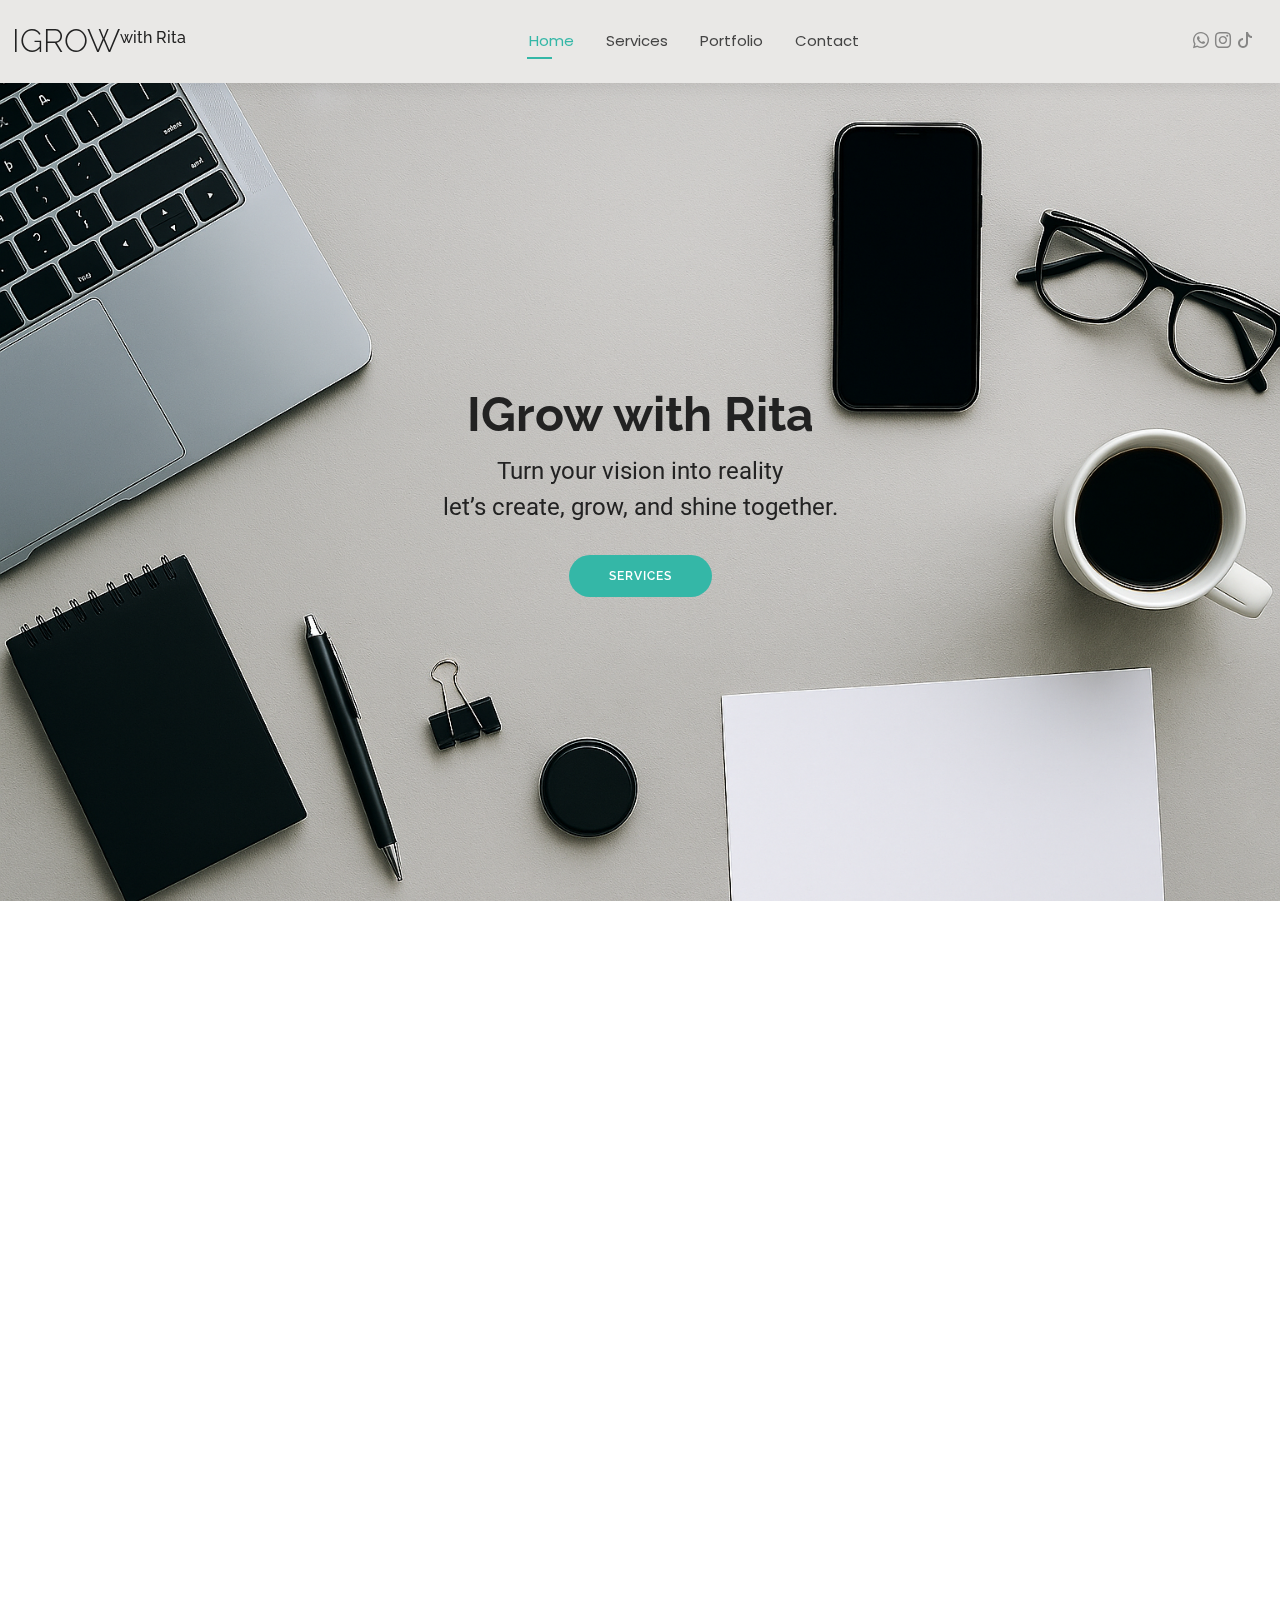
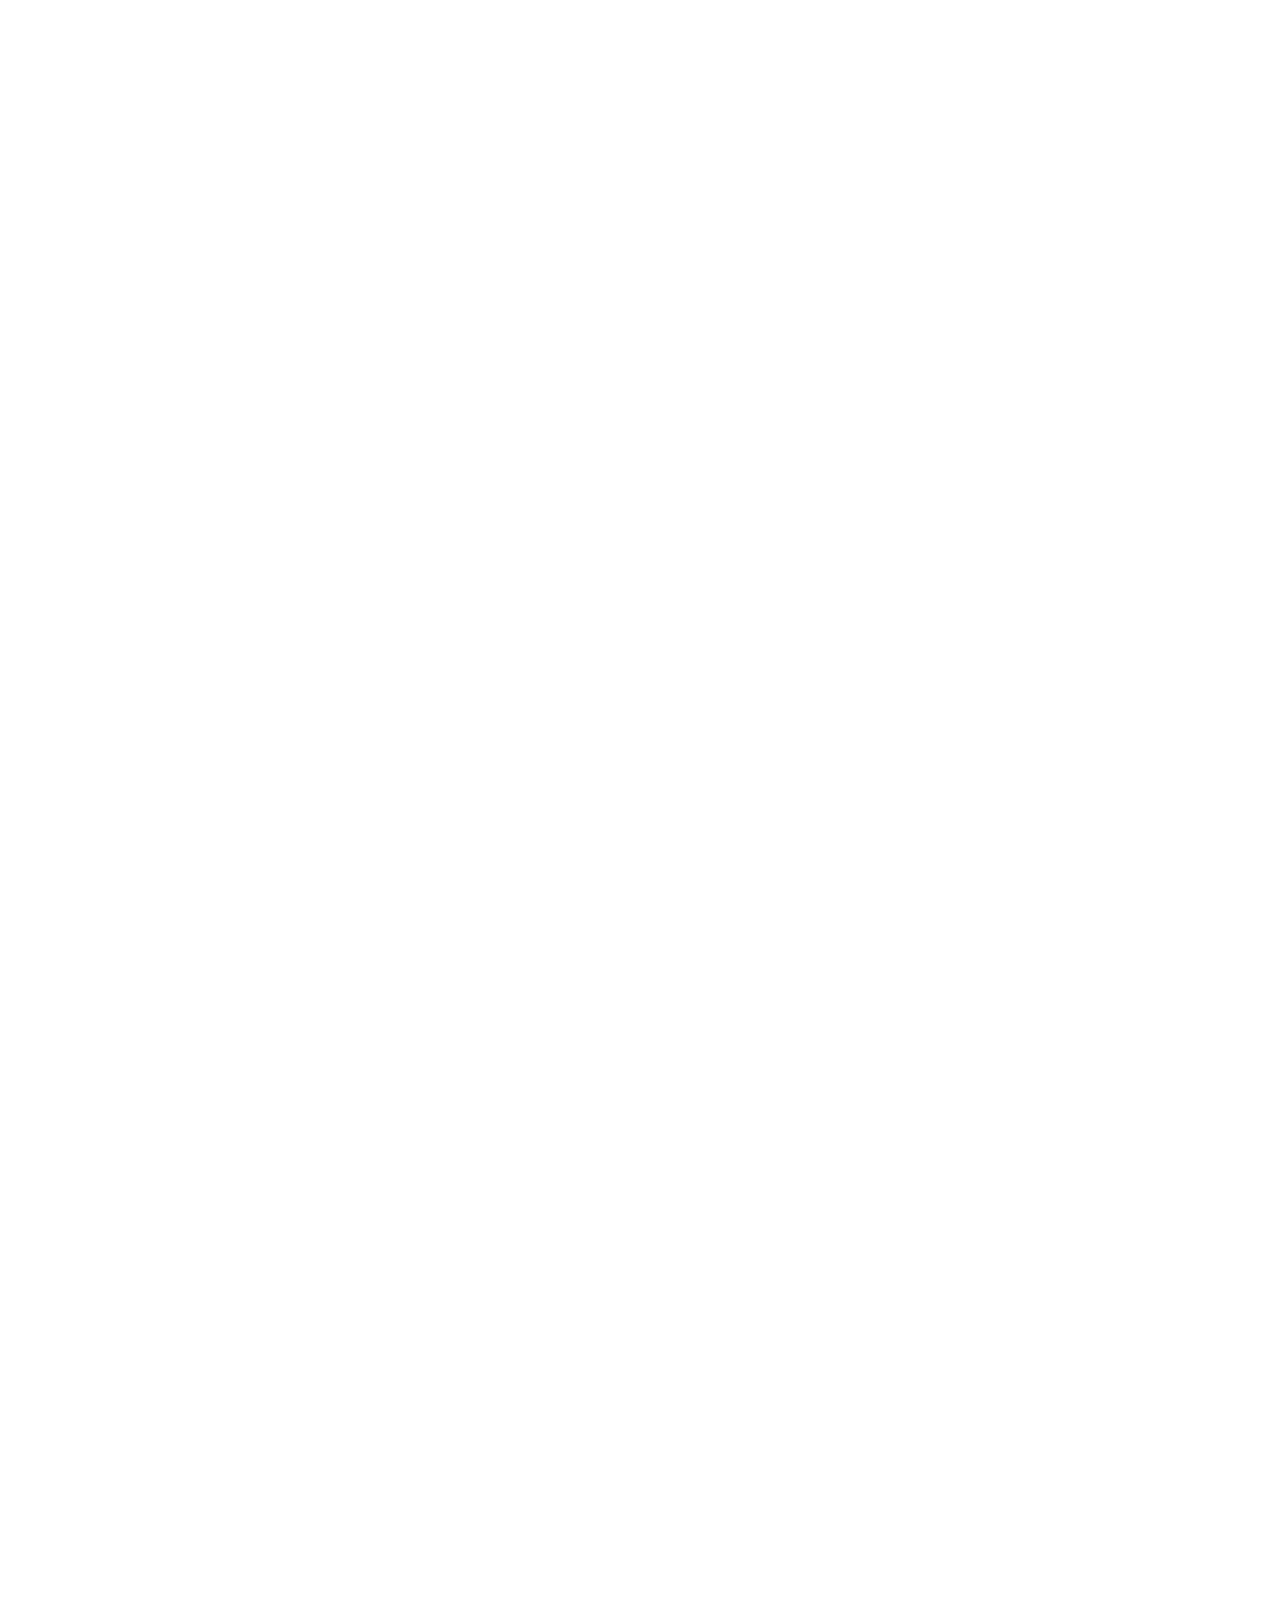
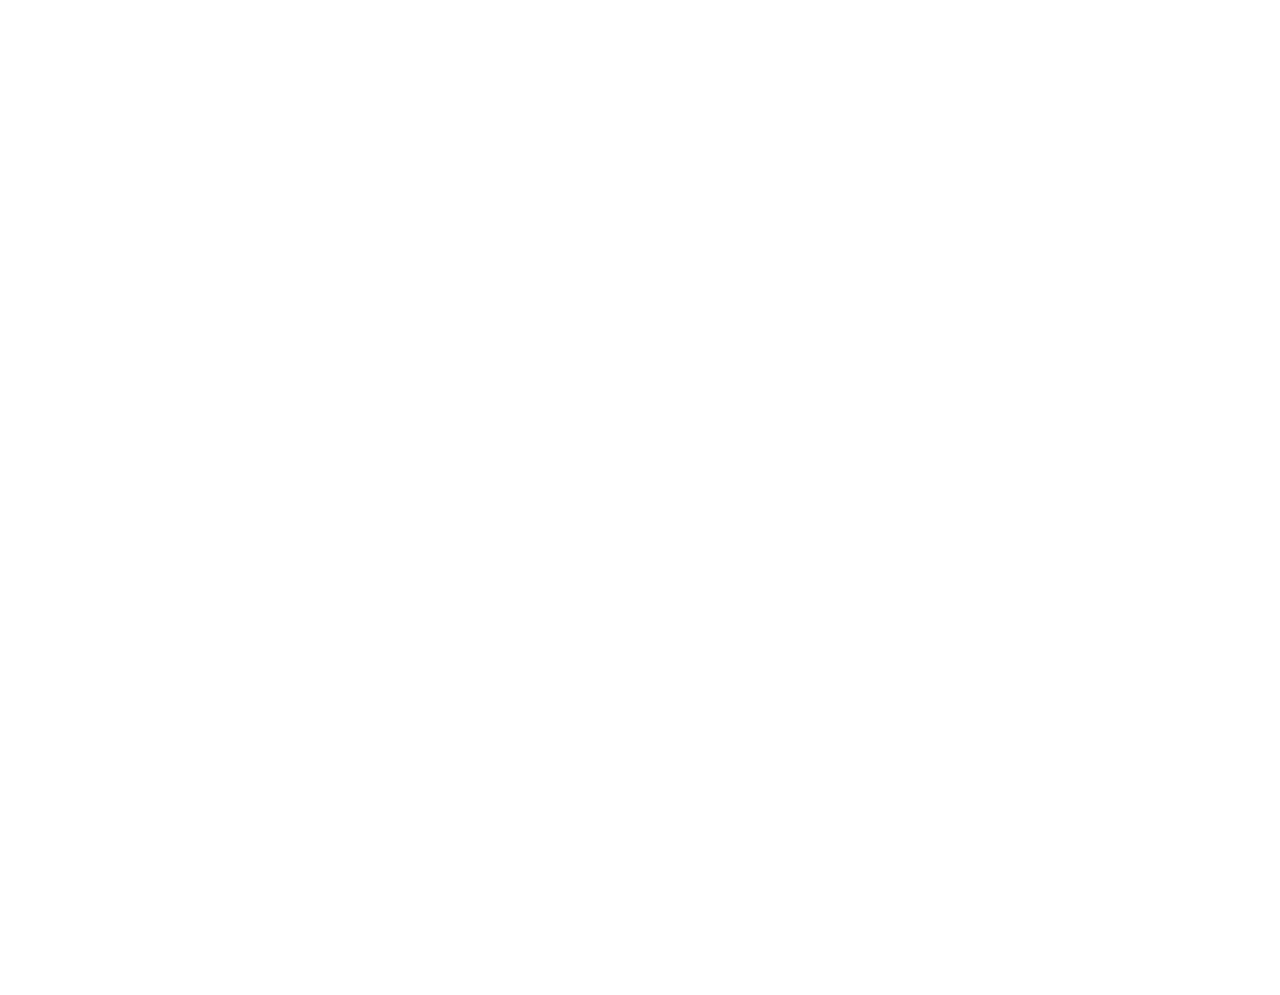
<file: docs/index.html>
<!DOCTYPE html>
<html lang="en">

<head>
  <meta charset="utf-8">
  <meta content="width=device-width, initial-scale=1.0" name="viewport">
  <title>IGrow with Rita - Professional Business Growth</title>
  <meta name="description" content="Start your professional business growth right now with IGrow with Rita. Digital marketing, content creation, branding, and more.">
  <meta name="keywords" content="business growth, digital marketing, content creation, branding, web development, printing, ads management">

  <script>
    // Website Content Data
    const websiteData = {
      // Site Information
      site: {
        title: "IGrow",
        subtitle: "with Rita",
        tagline: "Start your professional business growth right now with us"
      },
      
      // Navigation Menu
      navigation: [
        { name: "Home", href: "#home", active: true },
        { name: "Services", href: "#services", active: false },
        { name: "Portfolio", href: "#portfolio", active: false },
        { name: "Contact", href: "#contact", active: false }
      ],
      
      // Social Media Links
      socialLinks: [
        { platform: "whatsapp", icon: "bi-whatsapp", href: "https://wa.link/j2ok5g" },
        { platform: "instagram", icon: "bi-instagram", href: "https://www.instagram.com/igrowwithrita/" },
        { platform: "tiktok", icon: "bi-tiktok", href: "#" },
      ],
      
      // Home Section
      home: {
        title: "IGrow with Rita",
        description: "Turn your vision into reality <br> let’s create, grow, and shine together.",
        ctaText: "Services",
        ctaLink: "#services",
        backgroundImage: "assets/img/bg.png"
      },
      
      // Services Section
      services: {
        title: "Services",
        description: "",
        items: [
          {
            title: "Digital Marketing",
            description: "Enhance your brand's online presence through strategic, audience-driven initiatives tailored to achieve your objectives.",
            icon: "bi-easel",
            color: "item-teal",
            delay: "300"
          },
          {
            title: "Content Creation",
            description: "Produce expertly crafted, high-caliber content that captivates your target audience and advances your strategic objectives.",
            icon: "bi-activity",
            color: "item-cyan",
            delay: "100"
          },
          {
            title: "Production",
            description: "From product shoots to creative campaigns, our visuals are crafted to capture attention, tell your story, and connect with your audience in the most authentic way.",
            icon: "bi-calendar4-week",
            color: "item-indigo",
            delay: "500"
          },
          {
            title: "Branding",
            description: "Establish a cohesive brand identity that embodies your core values, differentiates you in the marketplace, and aligns with your strategic objectives.",
            icon: "bi-broadcast",
            color: "item-orange",
            delay: "200"
          },
          {
            title: "Paid Media",
            description: "Expand your brand’s presence with digital ads that don’t just reach people, but truly captivate them, creating visibility, connection, and lasting conversions.",
            icon: "bi-chat-square-text",
            color: "item-pink",
            delay: "600"
          },
          {
            title: "App & Web Development",
            description: "Design and implement scalable, responsive web and mobile applications that deliver seamless user experiences and drive your strategic goals forward.",
            icon: "bi-bounding-box-circles",
            color: "item-red",
            delay: "400"
          }
        ]
      },
      
      // Portfolio Section
      portfolio: {
        title: "Portfolio",
        description: "A little peek at the magic we’ve been cooking.. because our work speaks louder than captions!",
        filters: [
          { name: "All", filter: "*", active: true },
          { name: "Food", filter: ".filter-food", active: false },
          { name: "Apps", filter: ".filter-apps", active: false },
          { name: "Chalet", filter: ".filter-chalet", active: false },
          { name: "Other", filter: ".filter-other", active: false }
        ],
        items: [
          {
            title: "Karam Jdoudna",
            description: "",
            image: "assets/img/masonry-portfolio/karamjdoudnalogo.png",
            category: "filter-food",
            gallery: "portfolio-gallery-app",
            link: "https://www.instagram.com/karamjdoudna/"
          },
          {
            title: "Soulist",
            description: "",
            image: "assets/img/masonry-portfolio/soulistlogo.png",
            category: "filter-chalet",
            gallery: "portfolio-gallery-product",
            link: "https://www.instagram.com/soulist.bungalows/"
          },
          {
            title: "Elysium",
            description: "",
            image: "assets/img/masonry-portfolio/Elysiumlogo.png",
            category: "filter-other",
            gallery: "portfolio-gallery-branding",
            link: "https://www.instagram.com/elysium.wedding.boutique/"
          },
          {
            title: "Food Master",
            description: "",
            image: "assets/img/masonry-portfolio/foodmasterlogo.png",
            category: "filter-food",
            gallery: "portfolio-gallery-app",
            link: "https://www.instagram.com/foodmaster.lb/"
          },
          {
            title: "Loaded & More",
            description: "",
            image: "assets/img/masonry-portfolio/loadedlogo.png",
            category: "filter-food",
            gallery: "portfolio-gallery-product",
            link: "https://www.instagram.com/loadedandmore/"
          },
          {
            title: "Yalla Notlob",
            description: "",
            image: "assets/img/masonry-portfolio/yallanotloblogo.png",
            category: "filter-apps",
            gallery: "portfolio-gallery-branding",
            link: "https://www.instagram.com/yallanotlob/"
          },
          {
            title: "TRTE",
            description: "The RobTec Engineer",
            image: "assets/img/masonry-portfolio/TRTELogo.png",
            category: "filter-other",
            gallery: "portfolio-gallery-app",
            link: "https://www.instagram.com/therobtecengineer/"
          },
          {
            title: "Azalya",
            description: "",
            image: "assets/img/masonry-portfolio/azalyalogo.png",
            category: "filter-food",
            gallery: "portfolio-gallery-product",
            link: "https://www.instagram.com/azalyacoffeeshop/"
          },
          {
            title: "Brandless",
            description: "",
            image: "assets/img/masonry-portfolio/brandlesslogo.png",
            category: "filter-other",
            gallery: "portfolio-gallery-branding",
            link: "https://www.instagram.com/brand_less.lb/"
          },
          {
            title: "Dr Carpet",
            description: "",
            image: "assets/img/masonry-portfolio/dr_carpet_logo.png",
            category: "filter-other",
            gallery: "portfolio-gallery-branding",
            link: "https://www.instagram.com/dr.carpet.lb/"
          }
        ]
      },
      
      // Contact Section
      contact: {
        title: "Contact",
        description: "Don’t be shy, say hi. Great ideas start with a simple hello! 💌",
        info: [
          {
            title: "Address",
            value: "Beirut, Lebanon",
            icon: "bi-geo-alt",
            delay: "200"
          },
          {
            title: "Call Us",
            value: "+961 81 629 013",
            icon: "bi-telephone",
            delay: "300"
          },
          {
            title: "Email Us",
            value: "igrowithrita@gmail.com",
            icon: "bi-envelope",
            delay: "400"
          }
        ],
        map: {
          src: "https://www.google.com/maps/embed?pb=!1m14!1m8!1m3!1d50346.01760322915!2d35.501776!3d33.893791!3m2!1i1024!2i768!4f13.1!3m3!1m2!1s0x151e76be11d9af4f%3A0x9d8de03e78a9b4ba!2sBeirut%2C%20Lebanon!5e0!3m2!1sen!2sus!4v1676961268712!5m2!1sen!2sus",
          height: "350px"
        }
      }
    };
  </script>

  <!-- Favicons -->
  <link href="assets/img/favicon.png" rel="icon">
  <link href="assets/img/apple-touch-icon.png" rel="apple-touch-icon">

  <!-- Fonts -->
  <link href="https://fonts.googleapis.com" rel="preconnect">
  <link href="https://fonts.gstatic.com" rel="preconnect" crossorigin>
  <link
    href="https://fonts.googleapis.com/css2?family=Roboto:ital,wght@0,100;0,300;0,400;0,500;0,700;0,900;1,100;1,300;1,400;1,500;1,700;1,900&family=Poppins:ital,wght@0,100;0,200;0,300;0,400;0,500;0,600;0,700;0,800;0,900;1,100;1,200;1,300;1,400;1,500;1,600;1,700;1,800;1,900&family=Raleway:ital,wght@0,100;0,200;0,300;0,400;0,500;0,600;0,700;0,800;0,900;1,100;1,200;1,300;1,400;1,500;1,600;1,700;1,800;1,900&display=swap"
    rel="stylesheet">

  <!-- Vendor CSS Files -->
  <link href="assets/vendor/bootstrap/css/bootstrap.min.css" rel="stylesheet">
  <link href="assets/vendor/bootstrap-icons/bootstrap-icons.css" rel="stylesheet">
  <link href="assets/vendor/aos/aos.css" rel="stylesheet">
  <link href="assets/vendor/swiper/swiper-bundle.min.css" rel="stylesheet">
  <link href="assets/vendor/glightbox/css/glightbox.min.css" rel="stylesheet">

  <!-- Main CSS File -->
  <link href="assets/css/main.css" rel="stylesheet">

  <!-- =======================================================
  * Template Name: Kelly
  * Template URL: https://bootstrapmade.com/kelly-free-bootstrap-cv-resume-html-template/
  * Updated: Aug 07 2024 with Bootstrap v5.3.3
  * Author: BootstrapMade.com
  * License: https://bootstrapmade.com/license/
  ======================================================== -->
</head>

<body class="index-page">

  <header id="header" class="header d-flex align-items-center light-background sticky-top">
    <div class="container-fluid position-relative d-flex align-items-center justify-content-between">

      <a href="index.html" class="logo d-flex align-items-center me-auto me-xl-0">
        <!-- Uncomment the line below if you also wish to use an image logo -->
        <!-- <img src="assets/img/logo.png" alt=""> -->
        <h1 class="sitename" id="site-title">IGrow</h1>
        <br>
        <h6 id="site-subtitle">with Rita</h6>
      </a>

      <nav id="navmenu" class="navmenu">
        <ul id="navigation-menu">
          <!-- Navigation items will be populated by JavaScript -->
        </ul>
        <i class="mobile-nav-toggle d-xl-none bi bi-list"></i>
      </nav>

      <div class="header-social-links" id="social-links">
        <!-- Social links will be populated by JavaScript -->
      </div>

    </div>
  </header>

  <main class="main">

    <!-- Home Section -->
    <section id="home" class="home section">

      <img id="home-bg" src="assets/img/home-bg.jpg" alt="" data-aos="fade-in">

      <div class="container text-center" data-aos="zoom-out" data-aos-delay="100">
        <div class="row justify-content-center">
          <div class="col-lg-8">
            <h2 id="home-title">IGrow with Rita</h2>
            <p id="home-description">Start your professional business growth<br>right now with us</p>
            <a id="home-cta" href="#services" class="btn-get-started">Services</a>
          </div>
        </div>
      </div>

    </section><!-- /Home Section -->
    
    <!-- Services Section -->
    <section id="services" class="services section">
    
      <!-- Section Title -->
      <div class="container section-title" data-aos="fade-up">
        <h2>Services</h2>
        <!-- <p>Necessitatibus eius consequatur ex aliquid fuga eum quidem sint consectetur velit</p> -->
      </div>
      <!-- End Section Title -->
    
      <div class="container">
        <div class="row gy-4">
          <div class="col-lg-4 col-md-6" data-aos="fade-up" data-aos-delay="300">
            <div class="service-item item-teal position-relative">
              <div class="icon">
                <svg width="100" height="100" viewBox="0 0 600 600" xmlns="http://www.w3.org/2000/svg">
                  <path stroke="none" stroke-width="0" fill="#f5f5f5"
                    d="M300,541.5067337569781C382.14930387511276,545.0595476570109,479.8736841581634,548.3450877840088,526.4010558755058,480.5488172755941C571.5218469581645,414.80211281144784,517.5187510058486,332.0715597781072,496.52539010469104,255.14436215662573C477.37192572678356,184.95920475031193,473.57363656557914,105.61284051026155,413.0603344069578,65.22779650032875C343.27470386102294,18.654635553484475,251.2091493199835,5.337323636656869,175.0934190732945,40.62881213300186C97.87086631185822,76.43348514350839,51.98124368387456,156.15599469081315,36.44837278890362,239.84606092416172C21.716077023791087,319.22268207091537,43.775223500013084,401.1760424656574,96.891909868211,461.97329694683043C147.22146801428983,519.5804099606455,223.5754009179313,538.201503339737,300,541.5067337569781">
                  </path>
                </svg>
                <i class="bi bi-easel"></i>
              </div>
              <a href="#" class="stretched-link">
                <h3>Digital Marketing</h3>
              </a>
              <p>Enhance your brand’s online presence through strategic, audience-driven initiatives tailored to achieve
                your
                objectives.</p>
            </div>
          </div><!-- End Service Item -->
    
          <div class="col-lg-4 col-md-6" data-aos="fade-up" data-aos-delay="100">
            <div class="service-item item-cyan position-relative">
              <div class="icon">
                <svg width="100" height="100" viewBox="0 0 600 600" xmlns="http://www.w3.org/2000/svg">
                  <path stroke="none" stroke-width="0" fill="#f5f5f5"
                    d="M300,521.0016835830174C376.1290562159157,517.8887921683347,466.0731472004068,529.7835943286574,510.70327084640275,468.03025145048787C554.3714126377745,407.6079735673963,508.03601936045806,328.9844924480964,491.2728898941984,256.3432110539036C474.5976632858925,184.082847569629,479.9380746630129,96.60480741107993,416.23090153303,58.64404602377083C348.86323505073057,18.502131276798302,261.93793281208167,40.57373210992963,193.5410806939664,78.93577620505333C130.42746243093433,114.334589627462,98.30271207620316,179.96522072025542,76.75703585869454,249.04625023123273C51.97151888228291,328.5150500222984,13.704378332031375,421.85034740162234,66.52175969318436,486.19268352777647C119.04800174914682,550.1803526380478,217.28368757567262,524.383925680826,300,521.0016835830174">
                  </path>
                </svg>
                <i class="bi bi-activity"></i>
              </div>
              <a href="#" class="stretched-link">
                <h3>Content Creation</h3>
              </a>
              <p>Produce expertly crafted, high-caliber content that captivates your target audience and advances your
                strategic
                objectives.</p>
            </div>
          </div><!-- End Service Item -->
    
          <div class="col-lg-4 col-md-6" data-aos="fade-up" data-aos-delay="200">
            <div class="service-item item-orange position-relative">
              <div class="icon">
                <svg width="100" height="100" viewBox="0 0 600 600" xmlns="http://www.w3.org/2000/svg">
                  <path stroke="none" stroke-width="0" fill="#f5f5f5"
                    d="M300,582.0697525312426C382.5290701553225,586.8405444964366,449.9789794690241,525.3245884688669,502.5850820975895,461.55621195738473C556.606425686781,396.0723002908107,615.8543463187945,314.28637112970534,586.6730223649479,234.56875336149918C558.9533121215079,158.8439757836574,454.9685369536778,164.00468322053177,381.49747125262974,130.76875717737553C312.15926192815925,99.40240125094834,248.97055460311594,18.661163978235184,179.8680185752513,50.54337015887873C110.5421016452524,82.52863877960104,119.82277516462835,180.83849132639028,109.12597500060166,256.43424936330496C100.08760227029461,320.3096726198365,92.17705696193138,384.0621239912766,124.79988738764834,439.7174275375508C164.83382741302287,508.01625554203684,220.96474134820875,577.5009287672846,300,582.0697525312426">
                  </path>
                </svg>
                <i class="bi bi-broadcast"></i>
              </div>
              <a href="#" class="stretched-link">
                <h3>Branding</h3>
              </a>
              <p>Establish a cohesive brand identity that embodies your core values, differentiates you in the marketplace,
                and aligns
                with your strategic objectives.
              </p>
            </div>
          </div><!-- End Service Item -->
    
          <div class="col-lg-4 col-md-6" data-aos="fade-up" data-aos-delay="400">
            <div class="service-item item-red position-relative">
              <div class="icon">
                <svg width="100" height="100" viewBox="0 0 600 600" xmlns="http://www.w3.org/2000/svg">
                  <path stroke="none" stroke-width="0" fill="#f5f5f5"
                    d="M300,503.46388370962813C374.79870501325706,506.71871716319447,464.8034551963731,527.1746412648533,510.4981551193396,467.86667711651364C555.9287308511215,408.9015244558933,512.6030010748507,327.5744911775523,490.211057578863,256.5855673507754C471.097692560561,195.9906835881958,447.69079081568157,138.11976852964426,395.19560036434837,102.3242989838813C329.3053358748298,57.3949838291264,248.02791733380457,8.279543830951368,175.87071277845988,42.242879143198664C103.41431057327972,76.34704239035025,93.79494320519305,170.9812938413882,81.28167332365135,250.07896920659033C70.17666984294237,320.27484674793965,64.84698225790005,396.69656628748305,111.28512138212992,450.4950937839243C156.20124167950087,502.5303643271138,231.32542653798444,500.4755392045468,300,503.46388370962813">
                  </path>
                </svg>
                <i class="bi bi-bounding-box-circles"></i>
              </div>
              <a href="#" class="stretched-link">
                <h3>App & Web Development</h3>
              </a>
              <p>Design and implement scalable, responsive web and mobile applications that deliver seamless user
                experiences and
                drive
                your strategic goals forward.</p>
              <a href="#" class="stretched-link"></a>
            </div>
          </div><!-- End Service Item -->
    
          <div class="col-lg-4 col-md-6" data-aos="fade-up" data-aos-delay="500">
            <div class="service-item item-indigo position-relative">
              <div class="icon">
                <svg width="100" height="100" viewBox="0 0 600 600" xmlns="http://www.w3.org/2000/svg">
                  <path stroke="none" stroke-width="0" fill="#f5f5f5"
                    d="M300,532.3542879108572C369.38199826031484,532.3153073249985,429.10787420159085,491.63046689027357,474.5244479745417,439.17860296908856C522.8885846962883,383.3225815378663,569.1668002868075,314.3205725914397,550.7432151929288,242.7694973846089C532.6665558377875,172.5657663291529,456.2379748765914,142.6223662098291,390.3689995646985,112.34683881706744C326.66090330228417,83.06452184765237,258.84405631176094,53.51806209861945,193.32584062364296,78.48882559362697C121.61183558270385,105.82097193414197,62.805066853699245,167.19869350419734,48.57481801355237,242.6138429142374C34.843463184063346,315.3850353017275,76.69343916112496,383.4422959591041,125.22947124332185,439.3748458443577C170.7312796277747,491.8107796887764,230.57421082200815,532.3932930995766,300,532.3542879108572">
                  </path>
                </svg>
                <i class="bi bi-calendar4-week icon"></i>
              </div>
              <a href="#" class="stretched-link">
                <h3>Printing</h3>
              </a>
              <p>Deliver precision-driven printing for garments, wall graphics, and promotional surfaces, ensuring your
                brand’s logo
                is
                reproduced with exceptional clarity, consistency, and impact.</p>
              <a href="#" class="stretched-link"></a>
            </div>
          </div><!-- End Service Item -->
    
          <div class="col-lg-4 col-md-6" data-aos="fade-up" data-aos-delay="600">
            <div class="service-item item-pink position-relative">
              <div class="icon">
                <svg width="100" height="100" viewBox="0 0 600 600" xmlns="http://www.w3.org/2000/svg">
                  <path stroke="none" stroke-width="0" fill="#f5f5f5"
                    d="M300,566.797414625762C385.7384707136149,576.1784315230908,478.7894351017131,552.8928747891023,531.9192734346935,484.94944893311C584.6109503024035,417.5663521118492,582.489472248146,322.67544863468447,553.9536738515405,242.03673114598146C529.1557734026468,171.96086150256528,465.24506316201064,127.66468636344209,395.9583748389544,100.7403814666027C334.2173773831606,76.7482773500951,269.4350130405921,84.62216499799875,207.1952322260088,107.2889140133804C132.92018162631612,134.33871894543012,41.79353780512637,160.00259165414826,22.644507872594943,236.69541883565114C3.319112789854554,314.0945973066697,72.72355303640163,379.243833228382,124.04198916343866,440.3218312028393C172.9286146004772,498.5055451809895,224.45579914871206,558.5317968840102,300,566.797414625762">
                  </path>
                </svg>
                <i class="bi bi-chat-square-text"></i>
              </div>
              <a href="#" class="stretched-link">
                <h3>Ads Management</h3>
              </a>
              <p>Expand your brand’s reach with targeted digital ads, optimizing visibility and driving conversions
                effectively.</p>
              <a href="#" class="stretched-link"></a>
            </div>
          </div><!-- End Service Item -->
    
        </div>
    
      </div>
    
    </section><!-- /Services Section -->

    <!-- Portfolio Section -->
    <section id="portfolio" class="portfolio section">

      <!-- Section Title -->
      <div class="container section-title" data-aos="fade-up">
        <h2>Portfolio</h2>
        <p>Necessitatibus eius consequatur ex aliquid fuga eum quidem sint consectetur velit</p>
      </div><!-- End Section Title -->

      <div class="container">

        <div class="isotope-layout" data-default-filter="*" data-layout="masonry" data-sort="original-order">
          <!-- <ul class="portfolio-filters isotope-filters" data-aos="fade-up" data-aos-delay="100">
            <li data-filter="*" class="filter-active">All</li>
            <li data-filter=".filter-chalet">Chalet</li>
            <li data-filter=".filter-product">Card</li>
            <li data-filter=".filter-branding">Web</li>
          </ul> -->
          <div class="row gy-4 isotope-container" data-aos="fade-up" data-aos-delay="200">
            <!-- Portfolio items will be populated by JavaScript -->
            </div><!-- End Portfolio Container -->

        </div>

      </div>

    </section><!-- /Portfolio Section -->
    <!-- Contact Section -->
    <section id="contact" class="contact section">

      <!-- Section Title -->
      <div class="container section-title" data-aos="fade-up">
        <h2>Contact</h2>
        <p>Necessitatibus eius consequatur ex aliquid fuga eum quidem sint consectetur velit</p>
      </div><!-- End Section Title -->

      <div class="container" data-aos="fade-up" data-aos-delay="100">

        <div class="row gy-4">

          <div class="col-lg-12">
            <div class="info-wrap">
              <div class="row">
                <div class="col-lg-6">
                  <div class="info-item d-flex" data-aos="fade-up" data-aos-delay="200">
                    <i class="bi bi-geo-alt flex-shrink-0"></i>
                    <div>
                      <h3>Address</h3>
                      <p>Beirut, Lebanon</p>
                    </div>
                  </div><!-- End Info Item -->

                  <div class="info-item d-flex" data-aos="fade-up" data-aos-delay="300">
                    <i class="bi bi-telephone flex-shrink-0"></i>
                    <div>
                      <h3>Call Us</h3>
                      <p>+961 81 629 013</p>
                    </div>
                  </div><!-- End Info Item -->

                  <div class="info-item d-flex" data-aos="fade-up" data-aos-delay="400">
                    <i class="bi bi-envelope flex-shrink-0"></i>
                    <div>
                      <h3>Email Us</h3>
                      <p>Ritashmait99@gmail.com</p>
                    </div>
                  </div><!-- End Info Item -->
                </div>

                <div class="col-lg-6">
                  <div class="map-wrap" data-aos="fade-up" data-aos-delay="200">
                    <iframe
                      src="https://www.google.com/maps/embed?pb=!1m14!1m8!1m3!1d50346.01760322915!2d35.501776!3d33.893791!3m2!1i1024!2i768!4f13.1!3m3!1m2!1s0x151e76be11d9af4f%3A0x9d8de03e78a9b4ba!2sBeirut%2C%20Lebanon!5e0!3m2!1sen!2sus!4v1676961268712!5m2!1sen!2sus"
                      frameborder="0" style="border:0; width: 100%; height: 350px;" allowfullscreen="" loading="lazy"
                      referrerpolicy="no-referrer-when-downgrade"></iframe>
                  </div>
                </div>
              </div>
            </div>
          </div>

        </div>

      </div>

    </section><!-- /Contact Section -->

  </main>

  <!-- <footer id="footer" class="footer light-background">

    <div class="container">
      <div class="copyright text-center ">
        <p>© <span>Copyright</span> <strong class="px-1 sitename">Kelly</strong> <span>All Rights Reserved<br></span>
        </p>
      </div>
      <div class="social-links d-flex justify-content-center">
        <a href=""><i class="bi bi-twitter-x"></i></a>
        <a href=""><i class="bi bi-facebook"></i></a>
        <a href=""><i class="bi bi-instagram"></i></a>
        <a href=""><i class="bi bi-linkedin"></i></a>
      </div>
      <div class="credits">
        Designed by <a href="https://bootstrapmade.com/">BootstrapMade</a> Distributed by <a
          href=“https://themewagon.com>ThemeWagon
      </div>
    </div>

  </footer> -->

  <!-- Scroll Top -->
  <a href="#" id="scroll-top" class="scroll-top d-flex align-items-center justify-content-center"><i
      class="bi bi-arrow-up-short"></i></a>

  <!-- Preloader -->
  <div id="preloader"></div>

  <!-- Vendor JS Files -->
  <script src="assets/vendor/bootstrap/js/bootstrap.bundle.min.js"></script>
  <script src="assets/vendor/php-email-form/validate.js"></script>
  <script src="assets/vendor/aos/aos.js"></script>
  <script src="assets/vendor/waypoints/noframework.waypoints.js"></script>
  <script src="assets/vendor/purecounter/purecounter_vanilla.js"></script>
  <script src="assets/vendor/swiper/swiper-bundle.min.js"></script>
  <script src="assets/vendor/glightbox/js/glightbox.min.js"></script>
  <script src="assets/vendor/imagesloaded/imagesloaded.pkgd.min.js"></script>
  <script src="assets/vendor/isotope-layout/isotope.pkgd.min.js"></script>

  <!-- Main JS File -->
  <script src="assets/js/main.js"></script>

  <!-- Dynamic Content Population Script -->
  <script>
                // Populate content immediately when script loads
                (function () {
      // Populate site title and subtitle
      document.getElementById('site-title').textContent = websiteData.site.title;
      document.getElementById('site-subtitle').textContent = websiteData.site.subtitle;
      
      // Populate navigation menu
      const navMenu = document.getElementById('navigation-menu');
      navMenu.innerHTML = '';
      websiteData.navigation.forEach(item => {
        const li = document.createElement('li');
        const a = document.createElement('a');
        a.href = item.href;
        a.textContent = item.name;
        if (item.active) {
          a.className = 'active';
        }
        li.appendChild(a);
        navMenu.appendChild(li);
      });
      
      // Populate social links
      const socialLinks = document.getElementById('social-links');
      socialLinks.innerHTML = '';
      websiteData.socialLinks.forEach(link => {
        const a = document.createElement('a');
        a.href = link.href;
        a.className = link.platform;
        const i = document.createElement('i');
        i.className = `bi ${link.icon}`;
        a.appendChild(i);
        socialLinks.appendChild(a);
      });
      
      // Populate home section
      document.getElementById('home-bg').src = websiteData.home.backgroundImage;
      document.getElementById('home-title').textContent = websiteData.home.title;
      document.getElementById('home-description').innerHTML = websiteData.home.description;
      document.getElementById('home-cta').textContent = websiteData.home.ctaText;
      document.getElementById('home-cta').href = websiteData.home.ctaLink;
      
      // Populate services section
      const servicesContainer = document.querySelector('#services .row.gy-4');
      servicesContainer.innerHTML = '';
      websiteData.services.items.forEach(service => {
        const serviceHTML = `
          <div class="col-lg-4 col-md-6" data-aos="fade-up" data-aos-delay="${service.delay}">
            <div class="service-item ${service.color} position-relative">
              <div class="icon">
                <svg width="100" height="100" viewBox="0 0 600 600" xmlns="http://www.w3.org/2000/svg">
                  <path stroke="none" stroke-width="0" fill="#f5f5f5"
                    d="M300,541.5067337569781C382.14930387511276,545.0595476570109,479.8736841581634,548.3450877840088,526.4010558755058,480.5488172755941C571.5218469581645,414.80211281144784,517.5187510058486,332.0715597781072,496.52539010469104,255.14436215662573C477.37192572678356,184.95920475031193,473.57363656557914,105.61284051026155,413.0603344069578,65.22779650032875C343.27470386102294,18.654635553484475,251.2091493199835,5.337323636656869,175.0934190732945,40.62881213300186C97.87086631185822,76.43348514350839,51.98124368387456,156.15599469081315,36.44837278890362,239.84606092416172C21.716077023791087,319.22268207091537,43.775223500013084,401.1760424656574,96.891909868211,461.97329694683043C147.22146801428983,519.5804099606455,223.5754009179313,538.201503339737,300,541.5067337569781">
                  </path>
                </svg>
                <i class="bi ${service.icon}"></i>
              </div>
              <a href="#" class="stretched-link">
                <h3>${service.title}</h3>
              </a>
              <p>${service.description}</p>
            </div>
          </div>
        `;
        servicesContainer.innerHTML += serviceHTML;
      });
      
      // Populate portfolio section
      const portfolioTitle = document.querySelector('#portfolio .section-title h2');
      const portfolioDescription = document.querySelector('#portfolio .section-title p');
      portfolioTitle.textContent = websiteData.portfolio.title;
      portfolioDescription.textContent = websiteData.portfolio.description;
      
      // Populate portfolio filters
                // const portfolioFilters = document.querySelector('.portfolio-filters');
                // portfolioFilters.innerHTML = '';
                // websiteData.portfolio.filters.forEach(filter => {
                //   const li = document.createElement('li');
                //   li.setAttribute('data-filter', filter.filter);
                //   li.textContent = filter.name;
                //   if (filter.active) {
                //     li.className = 'filter-active';
                //   }
                //   portfolioFilters.appendChild(li);
                // });
      
      // Populate portfolio items
      const portfolioContainer = document.querySelector('.isotope-container');
      portfolioContainer.innerHTML = '';
      websiteData.portfolio.items.forEach(item => {
        const portfolioItem = document.createElement('div');
        portfolioItem.className = `col-lg-4 col-md-6 portfolio-item isotope-item ${item.category}`;

        portfolioItem.innerHTML = `
          <a href="${item.link}" title="Visit ${item.title}" target="_blank" class="details-link">
            <img src="${item.image}" class="img-fluid" alt="${item.title}">
            <div class="portfolio-info">
              <h4>${item.title}</h4>
              <p>${item.description}</p>
            </div>
          </a>
        `;

        portfolioContainer.appendChild(portfolioItem);
      });
      
      // Populate contact section
      const contactTitle = document.querySelector('#contact .section-title h2');
      const contactDescription = document.querySelector('#contact .section-title p');
      contactTitle.textContent = websiteData.contact.title;
      contactDescription.textContent = websiteData.contact.description;
      
      // Populate contact info
      const contactInfoContainer = document.querySelector('#contact .col-lg-6');
      contactInfoContainer.innerHTML = '';
      websiteData.contact.info.forEach(info => {
        const infoHTML = `
          <div class="info-item d-flex" data-aos="fade-up" data-aos-delay="${info.delay}">
            <i class="bi ${info.icon} flex-shrink-0"></i>
            <div>
              <h3>${info.title}</h3>
              <p>${info.value}</p>
            </div>
          </div>
        `;
        contactInfoContainer.innerHTML += infoHTML;
      });
      
      // Populate map
      const mapContainer = document.querySelector('.map-wrap iframe');
      mapContainer.src = websiteData.contact.map.src;
      mapContainer.style.height = websiteData.contact.map.height;
              })();
  </script>

</body>

</html>
</file>
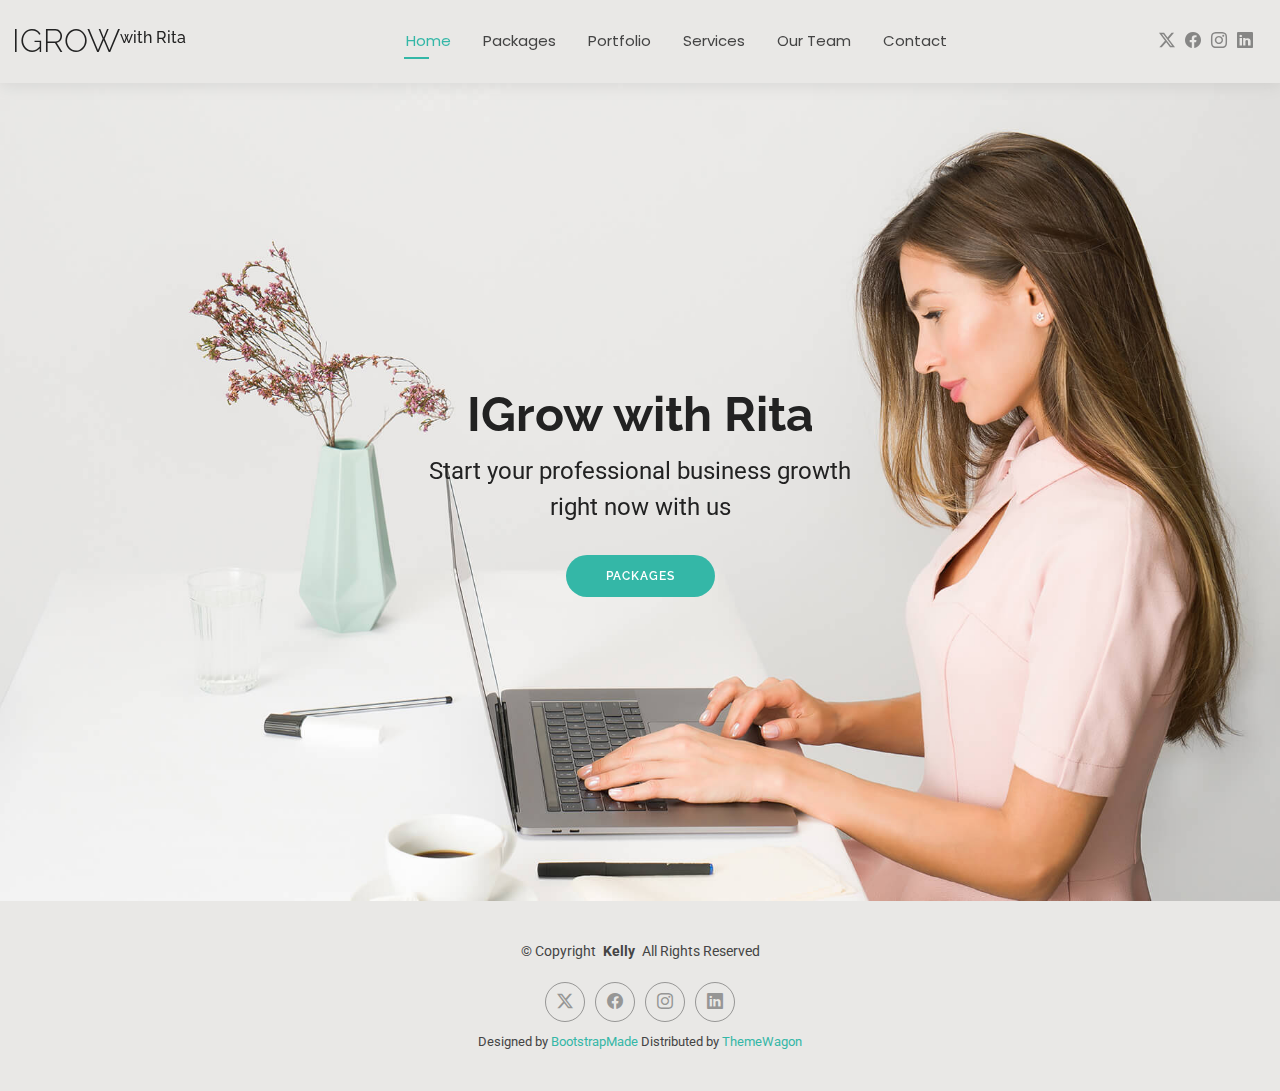
<file: web_template/index.html>
<!DOCTYPE html>
<html lang="en">

<head>
  <meta charset="utf-8">
  <meta content="width=device-width, initial-scale=1.0" name="viewport">
  <title>Index - Kelly Bootstrap Template</title>
  <meta name="description" content="">
  <meta name="keywords" content="">

  <!-- Favicons -->
  <link href="assets/img/favicon.png" rel="icon">
  <link href="assets/img/apple-touch-icon.png" rel="apple-touch-icon">

  <!-- Fonts -->
  <link href="https://fonts.googleapis.com" rel="preconnect">
  <link href="https://fonts.gstatic.com" rel="preconnect" crossorigin>
  <link href="https://fonts.googleapis.com/css2?family=Roboto:ital,wght@0,100;0,300;0,400;0,500;0,700;0,900;1,100;1,300;1,400;1,500;1,700;1,900&family=Poppins:ital,wght@0,100;0,200;0,300;0,400;0,500;0,600;0,700;0,800;0,900;1,100;1,200;1,300;1,400;1,500;1,600;1,700;1,800;1,900&family=Raleway:ital,wght@0,100;0,200;0,300;0,400;0,500;0,600;0,700;0,800;0,900;1,100;1,200;1,300;1,400;1,500;1,600;1,700;1,800;1,900&display=swap" rel="stylesheet">

  <!-- Vendor CSS Files -->
  <link href="assets/vendor/bootstrap/css/bootstrap.min.css" rel="stylesheet">
  <link href="assets/vendor/bootstrap-icons/bootstrap-icons.css" rel="stylesheet">
  <link href="assets/vendor/aos/aos.css" rel="stylesheet">
  <link href="assets/vendor/swiper/swiper-bundle.min.css" rel="stylesheet">
  <link href="assets/vendor/glightbox/css/glightbox.min.css" rel="stylesheet">

  <!-- Main CSS File -->
  <link href="assets/css/main.css" rel="stylesheet">

  <!-- =======================================================
  * Template Name: Kelly
  * Template URL: https://bootstrapmade.com/kelly-free-bootstrap-cv-resume-html-template/
  * Updated: Aug 07 2024 with Bootstrap v5.3.3
  * Author: BootstrapMade.com
  * License: https://bootstrapmade.com/license/
  ======================================================== -->
</head>

<body class="index-page">

  <header id="header" class="header d-flex align-items-center light-background sticky-top">
    <div class="container-fluid position-relative d-flex align-items-center justify-content-between">

      <a href="index.html" class="logo d-flex align-items-center me-auto me-xl-0">
        <!-- Uncomment the line below if you also wish to use an image logo -->
        <!-- <img src="assets/img/logo.png" alt=""> -->
        <h1 class="sitename">IGrow</h1>
        <br>
        <h6>with Rita</h6>
      </a>

      <nav id="navmenu" class="navmenu">
        <ul>
          <li><a href="index.html" class="active">Home</a></li>
          <li><a href="about.html">Packages</a></li>
          <li><a href="portfolio.html">Portfolio</a></li>
          <li><a href="services.html">Services</a></li>
          <li><a href="resume.html">Our Team</a></li>
          <!-- <li class="dropdown"><a href="#"><span>Dropdown</span> <i class="bi bi-chevron-down toggle-dropdown"></i></a>
            <ul>
              <li><a href="#">Dropdown 1</a></li>
              <li class="dropdown"><a href="#"><span>Deep Dropdown</span> <i class="bi bi-chevron-down toggle-dropdown"></i></a>
                <ul>
                  <li><a href="#">Deep Dropdown 1</a></li>
                  <li><a href="#">Deep Dropdown 2</a></li>
                  <li><a href="#">Deep Dropdown 3</a></li>
                  <li><a href="#">Deep Dropdown 4</a></li>
                  <li><a href="#">Deep Dropdown 5</a></li>
                </ul>
              </li>
              <li><a href="#">Dropdown 2</a></li>
              <li><a href="#">Dropdown 3</a></li>
              <li><a href="#">Dropdown 4</a></li>
            </ul>
          </li> -->
          <li><a href="contact.html">Contact</a></li>
        </ul>
        <i class="mobile-nav-toggle d-xl-none bi bi-list"></i>
      </nav>

      <div class="header-social-links">
        <a href="#" class="twitter"><i class="bi bi-twitter-x"></i></a>
        <a href="#" class="facebook"><i class="bi bi-facebook"></i></a>
        <a href="#" class="instagram"><i class="bi bi-instagram"></i></a>
        <a href="#" class="linkedin"><i class="bi bi-linkedin"></i></a>
      </div>

    </div>
  </header>

  <main class="main">

    <!-- Hero Section -->
    <section id="hero" class="hero section">

      <img src="assets/img/hero-bg.jpg" alt="" data-aos="fade-in">

      <div class="container text-center" data-aos="zoom-out" data-aos-delay="100">
        <div class="row justify-content-center">
          <div class="col-lg-8">
            <h2>IGrow with Rita</h2>
            <p>Start your professional business growth<br>right now with us</p>
            <a href="about.html" class="btn-get-started">Packages</a>
          </div>
        </div>
      </div>

    </section><!-- /Hero Section -->

  </main>

  <footer id="footer" class="footer light-background">

    <div class="container">
      <div class="copyright text-center ">
        <p>© <span>Copyright</span> <strong class="px-1 sitename">Kelly</strong> <span>All Rights Reserved<br></span></p>
      </div>
      <div class="social-links d-flex justify-content-center">
        <a href=""><i class="bi bi-twitter-x"></i></a>
        <a href=""><i class="bi bi-facebook"></i></a>
        <a href=""><i class="bi bi-instagram"></i></a>
        <a href=""><i class="bi bi-linkedin"></i></a>
      </div>
      <div class="credits">
        <!-- All the links in the footer should remain intact. -->
        <!-- You can delete the links only if you've purchased the pro version. -->
        <!-- Licensing information: https://bootstrapmade.com/license/ -->
        <!-- Purchase the pro version with working PHP/AJAX contact form: [buy-url] -->
        Designed by <a href="https://bootstrapmade.com/">BootstrapMade</a> Distributed by <a href=“https://themewagon.com>ThemeWagon
      </div>
    </div>

  </footer>

  <!-- Scroll Top -->
  <a href="#" id="scroll-top" class="scroll-top d-flex align-items-center justify-content-center"><i class="bi bi-arrow-up-short"></i></a>

  <!-- Preloader -->
  <div id="preloader"></div>

  <!-- Vendor JS Files -->
  <script src="assets/vendor/bootstrap/js/bootstrap.bundle.min.js"></script>
  <script src="assets/vendor/php-email-form/validate.js"></script>
  <script src="assets/vendor/aos/aos.js"></script>
  <script src="assets/vendor/waypoints/noframework.waypoints.js"></script>
  <script src="assets/vendor/purecounter/purecounter_vanilla.js"></script>
  <script src="assets/vendor/swiper/swiper-bundle.min.js"></script>
  <script src="assets/vendor/glightbox/js/glightbox.min.js"></script>
  <script src="assets/vendor/imagesloaded/imagesloaded.pkgd.min.js"></script>
  <script src="assets/vendor/isotope-layout/isotope.pkgd.min.js"></script>

  <!-- Main JS File -->
  <script src="assets/js/main.js"></script>

</body>

</html>
</file>
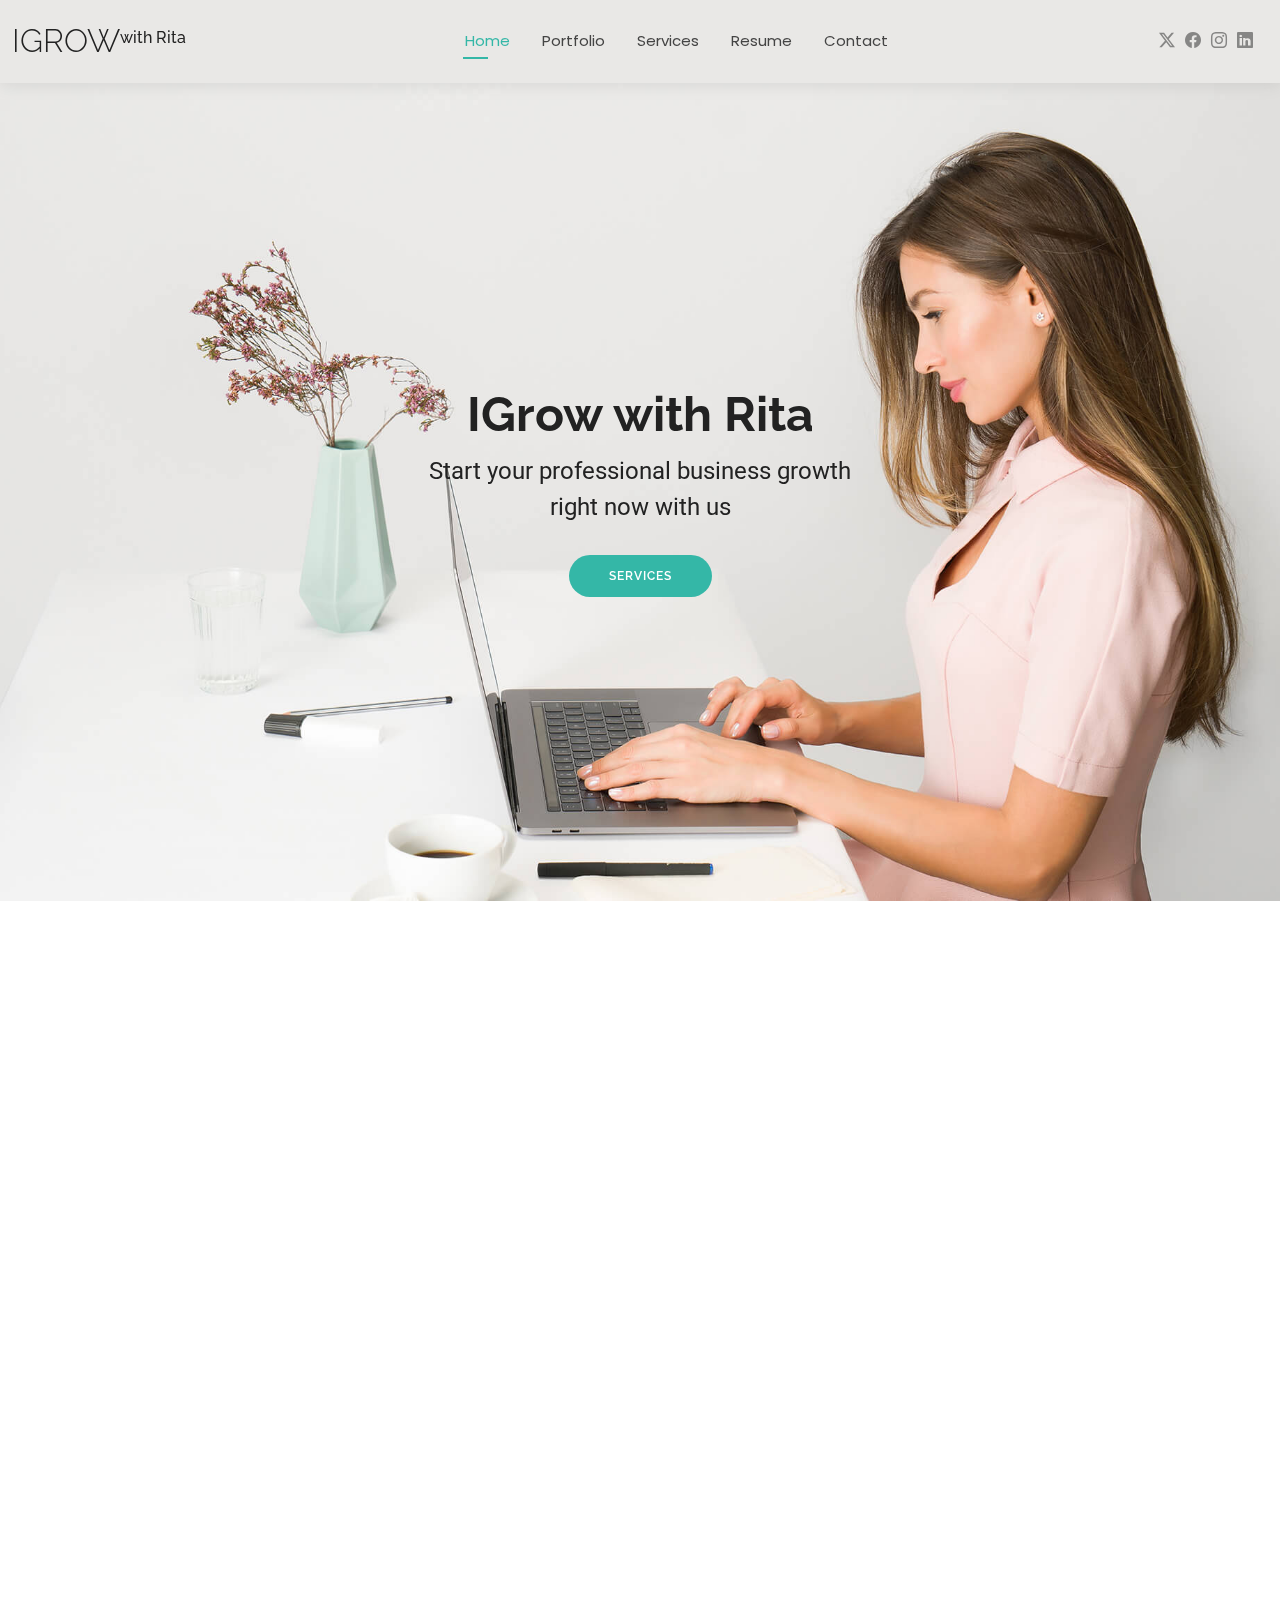
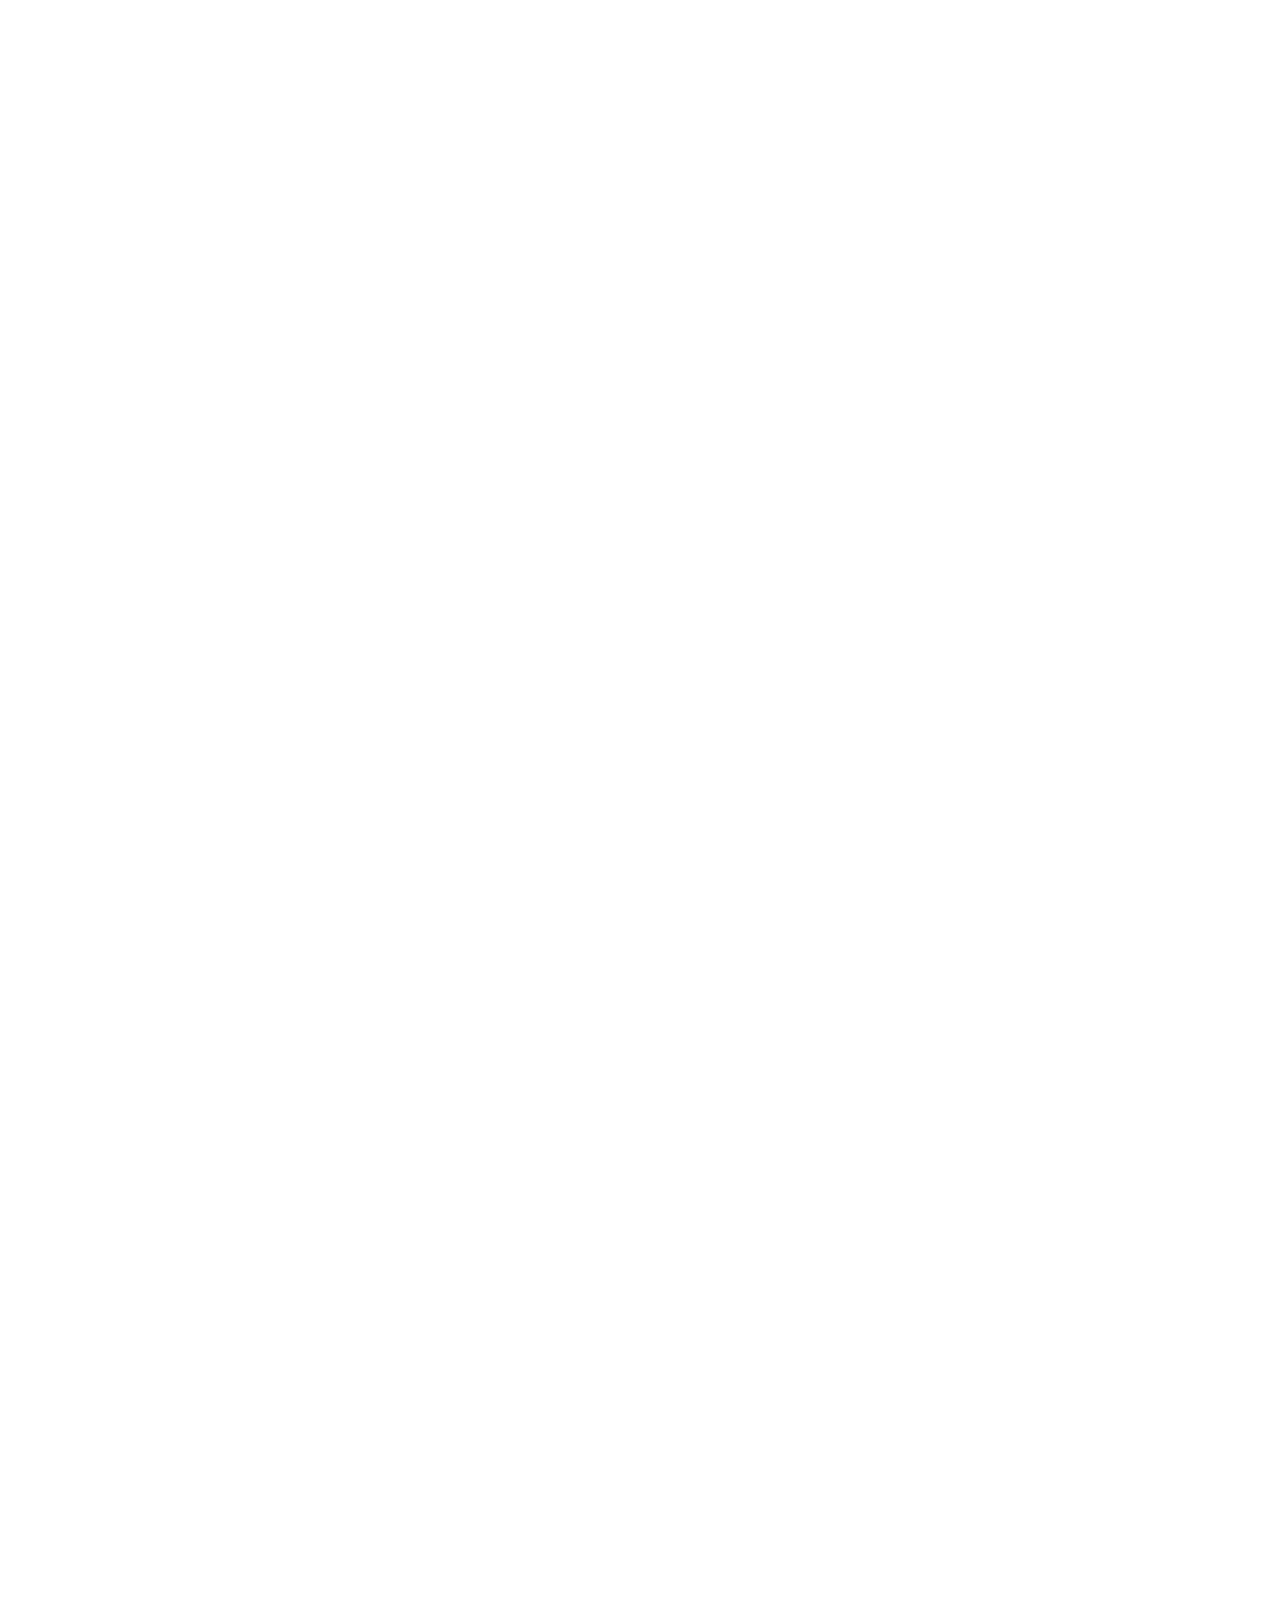
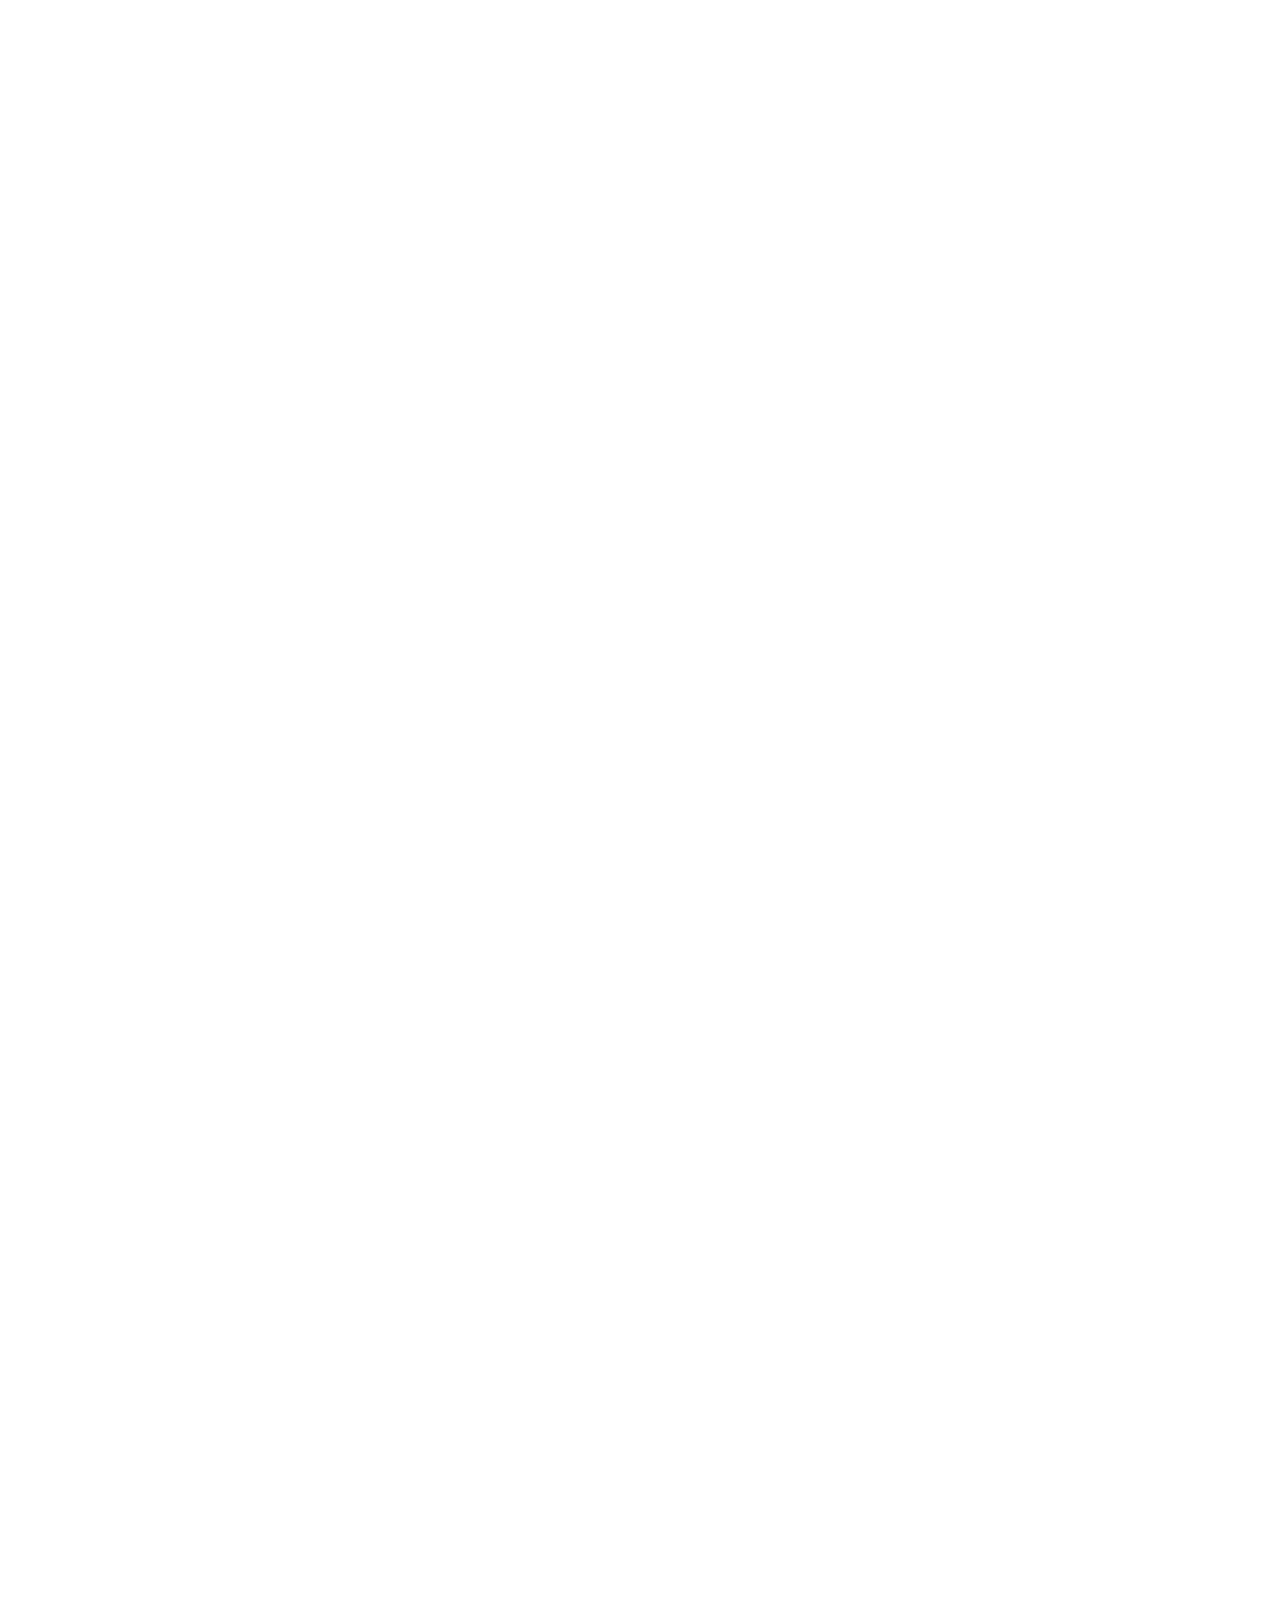
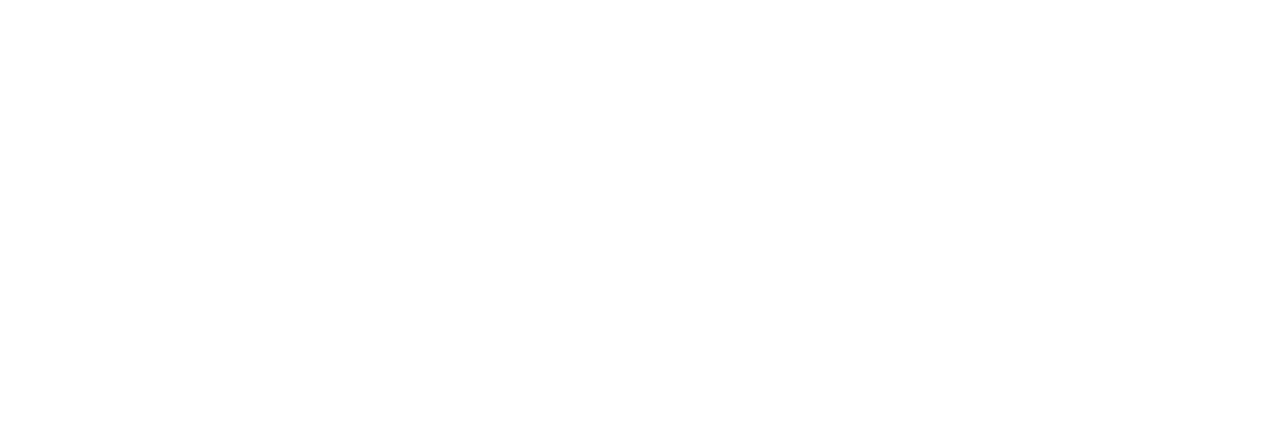
<file: web_template_kamal/index.html>
<!DOCTYPE html>
<html lang="en">

<head>
  <meta charset="utf-8">
  <meta content="width=device-width, initial-scale=1.0" name="viewport">
  <title>Index - Kelly Bootstrap Template</title>
  <meta name="description" content="">
  <meta name="keywords" content="">

  <!-- Favicons -->
  <link href="assets/img/favicon.png" rel="icon">
  <link href="assets/img/apple-touch-icon.png" rel="apple-touch-icon">

  <!-- Fonts -->
  <link href="https://fonts.googleapis.com" rel="preconnect">
  <link href="https://fonts.gstatic.com" rel="preconnect" crossorigin>
  <link
    href="https://fonts.googleapis.com/css2?family=Roboto:ital,wght@0,100;0,300;0,400;0,500;0,700;0,900;1,100;1,300;1,400;1,500;1,700;1,900&family=Poppins:ital,wght@0,100;0,200;0,300;0,400;0,500;0,600;0,700;0,800;0,900;1,100;1,200;1,300;1,400;1,500;1,600;1,700;1,800;1,900&family=Raleway:ital,wght@0,100;0,200;0,300;0,400;0,500;0,600;0,700;0,800;0,900;1,100;1,200;1,300;1,400;1,500;1,600;1,700;1,800;1,900&display=swap"
    rel="stylesheet">

  <!-- Vendor CSS Files -->
  <link href="assets/vendor/bootstrap/css/bootstrap.min.css" rel="stylesheet">
  <link href="assets/vendor/bootstrap-icons/bootstrap-icons.css" rel="stylesheet">
  <link href="assets/vendor/aos/aos.css" rel="stylesheet">
  <link href="assets/vendor/swiper/swiper-bundle.min.css" rel="stylesheet">
  <link href="assets/vendor/glightbox/css/glightbox.min.css" rel="stylesheet">

  <!-- Main CSS File -->
  <link href="assets/css/main.css" rel="stylesheet">

  <!-- =======================================================
  * Template Name: Kelly
  * Template URL: https://bootstrapmade.com/kelly-free-bootstrap-cv-resume-html-template/
  * Updated: Aug 07 2024 with Bootstrap v5.3.3
  * Author: BootstrapMade.com
  * License: https://bootstrapmade.com/license/
  ======================================================== -->
</head>

<body class="index-page">

  <header id="header" class="header d-flex align-items-center light-background sticky-top">
    <div class="container-fluid position-relative d-flex align-items-center justify-content-between">

      <a href="index.html" class="logo d-flex align-items-center me-auto me-xl-0">
        <!-- Uncomment the line below if you also wish to use an image logo -->
        <!-- <img src="assets/img/logo.png" alt=""> -->
        <h1 class="sitename">IGrow</h1>
        <br>
        <h6>with Rita</h6>
      </a>

      <nav id="navmenu" class="navmenu">
        <ul>
          <li><a href="#hero" class="active">Home</a></li>
          <li><a href="#portfolio">Portfolio</a></li>
          <li><a href="#services">Services</a></li>
          <li><a href="#resume">Resume</a></li>
          <li><a href="#contact">Contact</a></li>
        </ul>
        <i class="mobile-nav-toggle d-xl-none bi bi-list"></i>
      </nav>

      <div class="header-social-links">
        <a href="#" class="twitter"><i class="bi bi-twitter-x"></i></a>
        <a href="#" class="facebook"><i class="bi bi-facebook"></i></a>
        <a href="#" class="instagram"><i class="bi bi-instagram"></i></a>
        <a href="#" class="linkedin"><i class="bi bi-linkedin"></i></a>
      </div>

    </div>
  </header>

  <main class="main">

    <!-- Hero Section -->
    <section id="hero" class="hero section">

      <img src="assets/img/hero-bg.jpg" alt="" data-aos="fade-in">

      <div class="container text-center" data-aos="zoom-out" data-aos-delay="100">
        <div class="row justify-content-center">
          <div class="col-lg-8">
            <h2>IGrow with Rita</h2>
            <p>Start your professional business growth<br>right now with us</p>
            <a href="#services" class="btn-get-started">Services</a>
          </div>
        </div>
      </div>

    </section><!-- /Hero Section -->
    <!-- Portfolio Section -->
    <section id="portfolio" class="portfolio section">

      <!-- Section Title -->
      <div class="container section-title" data-aos="fade-up">
        <h2>Portfolio</h2>
        <p>Necessitatibus eius consequatur ex aliquid fuga eum quidem sint consectetur velit</p>
      </div><!-- End Section Title -->

      <div class="container">

        <div class="isotope-layout" data-default-filter="*" data-layout="masonry" data-sort="original-order">

          <ul class="portfolio-filters isotope-filters" data-aos="fade-up" data-aos-delay="100">
            <li data-filter="*" class="filter-active">All</li>
            <li data-filter=".filter-app">App</li>
            <li data-filter=".filter-product">Card</li>
            <li data-filter=".filter-branding">Web</li>
          </ul><!-- End Portfolio Filters -->

          <div class="row gy-4 isotope-container" data-aos="fade-up" data-aos-delay="200">

            <div class="col-lg-4 col-md-6 portfolio-item isotope-item filter-app">
              <img src="assets/img/masonry-portfolio/masonry-portfolio-1.jpg" class="img-fluid" alt="">
              <div class="portfolio-info">
                <h4>App 1</h4>
                <p>Lorem ipsum, dolor sit</p>
                <a href="assets/img/masonry-portfolio/masonry-portfolio-1.jpg" title="App 1" data-gallery="portfolio-gallery-app"
                  class="glightbox preview-link"><i class="bi bi-zoom-in"></i></a>
                <a href="portfolio-details.html" title="More Details" class="details-link"><i class="bi bi-link-45deg"></i></a>
              </div>
            </div><!-- End Portfolio Item -->

            <div class="col-lg-4 col-md-6 portfolio-item isotope-item filter-product">
              <img src="assets/img/masonry-portfolio/masonry-portfolio-2.jpg" class="img-fluid" alt="">
              <div class="portfolio-info">
                <h4>Product 1</h4>
                <p>Lorem ipsum, dolor sit</p>
                <a href="assets/img/masonry-portfolio/masonry-portfolio-2.jpg" title="Product 1"
                  data-gallery="portfolio-gallery-product" class="glightbox preview-link"><i class="bi bi-zoom-in"></i></a>
                <a href="portfolio-details.html" title="More Details" class="details-link"><i class="bi bi-link-45deg"></i></a>
              </div>
            </div><!-- End Portfolio Item -->

            <div class="col-lg-4 col-md-6 portfolio-item isotope-item filter-branding">
              <img src="assets/img/masonry-portfolio/masonry-portfolio-3.jpg" class="img-fluid" alt="">
              <div class="portfolio-info">
                <h4>Branding 1</h4>
                <p>Lorem ipsum, dolor sit</p>
                <a href="assets/img/masonry-portfolio/masonry-portfolio-3.jpg" title="Branding 1"
                  data-gallery="portfolio-gallery-branding" class="glightbox preview-link"><i class="bi bi-zoom-in"></i></a>
                <a href="portfolio-details.html" title="More Details" class="details-link"><i class="bi bi-link-45deg"></i></a>
              </div>
            </div><!-- End Portfolio Item -->

            <div class="col-lg-4 col-md-6 portfolio-item isotope-item filter-app">
              <img src="assets/img/masonry-portfolio/masonry-portfolio-4.jpg" class="img-fluid" alt="">
              <div class="portfolio-info">
                <h4>App 2</h4>
                <p>Lorem ipsum, dolor sit</p>
                <a href="assets/img/masonry-portfolio/masonry-portfolio-4.jpg" title="App 2" data-gallery="portfolio-gallery-app"
                  class="glightbox preview-link"><i class="bi bi-zoom-in"></i></a>
                <a href="portfolio-details.html" title="More Details" class="details-link"><i class="bi bi-link-45deg"></i></a>
              </div>
            </div><!-- End Portfolio Item -->

            <div class="col-lg-4 col-md-6 portfolio-item isotope-item filter-product">
              <img src="assets/img/masonry-portfolio/masonry-portfolio-5.jpg" class="img-fluid" alt="">
              <div class="portfolio-info">
                <h4>Product 2</h4>
                <p>Lorem ipsum, dolor sit</p>
                <a href="assets/img/masonry-portfolio/masonry-portfolio-5.jpg" title="Product 2"
                  data-gallery="portfolio-gallery-product" class="glightbox preview-link"><i class="bi bi-zoom-in"></i></a>
                <a href="portfolio-details.html" title="More Details" class="details-link"><i class="bi bi-link-45deg"></i></a>
              </div>
            </div><!-- End Portfolio Item -->

            <div class="col-lg-4 col-md-6 portfolio-item isotope-item filter-branding">
              <img src="assets/img/masonry-portfolio/masonry-portfolio-6.jpg" class="img-fluid" alt="">
              <div class="portfolio-info">
                <h4>Branding 2</h4>
                <p>Lorem ipsum, dolor sit</p>
                <a href="assets/img/masonry-portfolio/masonry-portfolio-6.jpg" title="Branding 2"
                  data-gallery="portfolio-gallery-branding" class="glightbox preview-link"><i class="bi bi-zoom-in"></i></a>
                <a href="portfolio-details.html" title="More Details" class="details-link"><i class="bi bi-link-45deg"></i></a>
              </div>
            </div><!-- End Portfolio Item -->

            <div class="col-lg-4 col-md-6 portfolio-item isotope-item filter-app">
              <img src="assets/img/masonry-portfolio/masonry-portfolio-7.jpg" class="img-fluid" alt="">
              <div class="portfolio-info">
                <h4>App 3</h4>
                <p>Lorem ipsum, dolor sit</p>
                <a href="assets/img/masonry-portfolio/masonry-portfolio-7.jpg" title="App 3" data-gallery="portfolio-gallery-app"
                  class="glightbox preview-link"><i class="bi bi-zoom-in"></i></a>
                <a href="portfolio-details.html" title="More Details" class="details-link"><i class="bi bi-link-45deg"></i></a>
              </div>
            </div><!-- End Portfolio Item -->

            <div class="col-lg-4 col-md-6 portfolio-item isotope-item filter-product">
              <img src="assets/img/masonry-portfolio/masonry-portfolio-8.jpg" class="img-fluid" alt="">
              <div class="portfolio-info">
                <h4>Product 3</h4>
                <p>Lorem ipsum, dolor sit</p>
                <a href="assets/img/masonry-portfolio/masonry-portfolio-8.jpg" title="Product 3"
                  data-gallery="portfolio-gallery-product" class="glightbox preview-link"><i class="bi bi-zoom-in"></i></a>
                <a href="portfolio-details.html" title="More Details" class="details-link"><i class="bi bi-link-45deg"></i></a>
              </div>
            </div><!-- End Portfolio Item -->

            <div class="col-lg-4 col-md-6 portfolio-item isotope-item filter-branding">
              <img src="assets/img/masonry-portfolio/masonry-portfolio-9.jpg" class="img-fluid" alt="">
              <div class="portfolio-info">
                <h4>Branding 3</h4>
                <p>Lorem ipsum, dolor sit</p>
                <a href="assets/img/masonry-portfolio/masonry-portfolio-9.jpg" title="Branding 2"
                  data-gallery="portfolio-gallery-branding" class="glightbox preview-link"><i class="bi bi-zoom-in"></i></a>
                <a href="portfolio-details.html" title="More Details" class="details-link"><i class="bi bi-link-45deg"></i></a>
              </div>
            </div><!-- End Portfolio Item -->

          </div><!-- End Portfolio Container -->

        </div>

      </div>

    </section><!-- /Portfolio Section -->
  

    <!-- Services Section -->
    <section id="services" class="services section">

      <!-- Section Title -->
      <div class="container section-title" data-aos="fade-up">
        <h2>Services</h2>
        <p>Necessitatibus eius consequatur ex aliquid fuga eum quidem sint consectetur velit</p>
      </div><!-- End Section Title -->

      <div class="container">

        <div class="row gy-4">

          <div class="col-lg-4 col-md-6" data-aos="fade-up" data-aos-delay="100">
            <div class="service-item item-cyan position-relative">
              <div class="icon">
                <svg width="100" height="100" viewBox="0 0 600 600" xmlns="http://www.w3.org/2000/svg">
                  <path stroke="none" stroke-width="0" fill="#f5f5f5"
                    d="M300,521.0016835830174C376.1290562159157,517.8887921683347,466.0731472004068,529.7835943286574,510.70327084640275,468.03025145048787C554.3714126377745,407.6079735673963,508.03601936045806,328.9844924480964,491.2728898941984,256.3432110539036C474.5976632858925,184.082847569629,479.9380746630129,96.60480741107993,416.23090153303,58.64404602377083C348.86323505073057,18.502131276798302,261.93793281208167,40.57373210992963,193.5410806939664,78.93577620505333C130.42746243093433,114.334589627462,98.30271207620316,179.96522072025542,76.75703585869454,249.04625023123273C51.97151888228291,328.5150500222984,13.704378332031375,421.85034740162234,66.52175969318436,486.19268352777647C119.04800174914682,550.1803526380478,217.28368757567262,524.383925680826,300,521.0016835830174">
                  </path>
                </svg>
                <i class="bi bi-activity"></i>
              </div>
              <a href="#" class="stretched-link">
                <h3>Nesciunt Mete</h3>
              </a>
              <p>Provident nihil minus qui consequatur non omnis maiores. Eos accusantium minus dolores iure perferendis
                tempore et consequatur.</p>
            </div>
          </div><!-- End Service Item -->

          <div class="col-lg-4 col-md-6" data-aos="fade-up" data-aos-delay="200">
            <div class="service-item item-orange position-relative">
              <div class="icon">
                <svg width="100" height="100" viewBox="0 0 600 600" xmlns="http://www.w3.org/2000/svg">
                  <path stroke="none" stroke-width="0" fill="#f5f5f5"
                    d="M300,582.0697525312426C382.5290701553225,586.8405444964366,449.9789794690241,525.3245884688669,502.5850820975895,461.55621195738473C556.606425686781,396.0723002908107,615.8543463187945,314.28637112970534,586.6730223649479,234.56875336149918C558.9533121215079,158.8439757836574,454.9685369536778,164.00468322053177,381.49747125262974,130.76875717737553C312.15926192815925,99.40240125094834,248.97055460311594,18.661163978235184,179.8680185752513,50.54337015887873C110.5421016452524,82.52863877960104,119.82277516462835,180.83849132639028,109.12597500060166,256.43424936330496C100.08760227029461,320.3096726198365,92.17705696193138,384.0621239912766,124.79988738764834,439.7174275375508C164.83382741302287,508.01625554203684,220.96474134820875,577.5009287672846,300,582.0697525312426">
                  </path>
                </svg>
                <i class="bi bi-broadcast"></i>
              </div>
              <a href="#" class="stretched-link">
                <h3>Eosle Commodi</h3>
              </a>
              <p>Ut autem aut autem non a. Sint sint sit facilis nam iusto sint. Libero corrupti neque eum hic non ut
                nesciunt dolorem.</p>
            </div>
          </div><!-- End Service Item -->

          <div class="col-lg-4 col-md-6" data-aos="fade-up" data-aos-delay="300">
            <div class="service-item item-teal position-relative">
              <div class="icon">
                <svg width="100" height="100" viewBox="0 0 600 600" xmlns="http://www.w3.org/2000/svg">
                  <path stroke="none" stroke-width="0" fill="#f5f5f5"
                    d="M300,541.5067337569781C382.14930387511276,545.0595476570109,479.8736841581634,548.3450877840088,526.4010558755058,480.5488172755941C571.5218469581645,414.80211281144784,517.5187510058486,332.0715597781072,496.52539010469104,255.14436215662573C477.37192572678356,184.95920475031193,473.57363656557914,105.61284051026155,413.0603344069578,65.22779650032875C343.27470386102294,18.654635553484475,251.2091493199835,5.337323636656869,175.0934190732945,40.62881213300186C97.87086631185822,76.43348514350839,51.98124368387456,156.15599469081315,36.44837278890362,239.84606092416172C21.716077023791087,319.22268207091537,43.775223500013084,401.1760424656574,96.891909868211,461.97329694683043C147.22146801428983,519.5804099606455,223.5754009179313,538.201503339737,300,541.5067337569781">
                  </path>
                </svg>
                <i class="bi bi-easel"></i>
              </div>
              <a href="#" class="stretched-link">
                <h3>Ledo Markt</h3>
              </a>
              <p>Ut excepturi voluptatem nisi sed. Quidem fuga consequatur. Minus ea aut. Vel qui id voluptas adipisci
                eos
                earum corrupti.</p>
              </div>
              </div><!-- End Service Item -->

          <div class="col-lg-4 col-md-6" data-aos="fade-up" data-aos-delay="400">
            <div class="service-item item-red position-relative">
              <div class="icon">
                <svg width="100" height="100" viewBox="0 0 600 600" xmlns="http://www.w3.org/2000/svg">
                  <path stroke="none" stroke-width="0" fill="#f5f5f5"
                    d="M300,503.46388370962813C374.79870501325706,506.71871716319447,464.8034551963731,527.1746412648533,510.4981551193396,467.86667711651364C555.9287308511215,408.9015244558933,512.6030010748507,327.5744911775523,490.211057578863,256.5855673507754C471.097692560561,195.9906835881958,447.69079081568157,138.11976852964426,395.19560036434837,102.3242989838813C329.3053358748298,57.3949838291264,248.02791733380457,8.279543830951368,175.87071277845988,42.242879143198664C103.41431057327972,76.34704239035025,93.79494320519305,170.9812938413882,81.28167332365135,250.07896920659033C70.17666984294237,320.27484674793965,64.84698225790005,396.69656628748305,111.28512138212992,450.4950937839243C156.20124167950087,502.5303643271138,231.32542653798444,500.4755392045468,300,503.46388370962813">
                  </path>
                </svg>
                <i class="bi bi-bounding-box-circles"></i>
              </div>
              <a href="#" class="stretched-link">
                <h3>Asperiores Commodit</h3>
              </a>
              <p>Non et temporibus minus omnis sed dolor esse consequatur. Cupiditate sed error ea fuga sit provident
                adipisci neque.</p>
              <a href="#" class="stretched-link"></a>
            </div>
          </div><!-- End Service Item -->

          <div class="col-lg-4 col-md-6" data-aos="fade-up" data-aos-delay="500">
            <div class="service-item item-indigo position-relative">
              <div class="icon">
                <svg width="100" height="100" viewBox="0 0 600 600" xmlns="http://www.w3.org/2000/svg">
                  <path stroke="none" stroke-width="0" fill="#f5f5f5"
                    d="M300,532.3542879108572C369.38199826031484,532.3153073249985,429.10787420159085,491.63046689027357,474.5244479745417,439.17860296908856C522.8885846962883,383.3225815378663,569.1668002868075,314.3205725914397,550.7432151929288,242.7694973846089C532.6665558377875,172.5657663291529,456.2379748765914,142.6223662098291,390.3689995646985,112.34683881706744C326.66090330228417,83.06452184765237,258.84405631176094,53.51806209861945,193.32584062364296,78.48882559362697C121.61183558270385,105.82097193414197,62.805066853699245,167.19869350419734,48.57481801355237,242.6138429142374C34.843463184063346,315.3850353017275,76.69343916112496,383.4422959591041,125.22947124332185,439.3748458443577C170.7312796277747,491.8107796887764,230.57421082200815,532.3932930995766,300,532.3542879108572">
                  </path>
                </svg>
                <i class="bi bi-calendar4-week icon"></i>
              </div>
              <a href="#" class="stretched-link">
                <h3>Velit Doloremque</h3>
              </a>
              <p>Cumque et suscipit saepe. Est maiores autem enim facilis ut aut ipsam corporis aut. Sed animi at autem
                alias eius labore.</p>
              <a href="#" class="stretched-link"></a>
            </div>
          </div><!-- End Service Item -->

          <div class="col-lg-4 col-md-6" data-aos="fade-up" data-aos-delay="600">
            <div class="service-item item-pink position-relative">
              <div class="icon">
                <svg width="100" height="100" viewBox="0 0 600 600" xmlns="http://www.w3.org/2000/svg">
                  <path stroke="none" stroke-width="0" fill="#f5f5f5"
                    d="M300,566.797414625762C385.7384707136149,576.1784315230908,478.7894351017131,552.8928747891023,531.9192734346935,484.94944893311C584.6109503024035,417.5663521118492,582.489472248146,322.67544863468447,553.9536738515405,242.03673114598146C529.1557734026468,171.96086150256528,465.24506316201064,127.66468636344209,395.9583748389544,100.7403814666027C334.2173773831606,76.7482773500951,269.4350130405921,84.62216499799875,207.1952322260088,107.2889140133804C132.92018162631612,134.33871894543012,41.79353780512637,160.00259165414826,22.644507872594943,236.69541883565114C3.319112789854554,314.0945973066697,72.72355303640163,379.243833228382,124.04198916343866,440.3218312028393C172.9286146004772,498.5055451809895,224.45579914871206,558.5317968840102,300,566.797414625762">
                  </path>
                </svg>
                <i class="bi bi-chat-square-text"></i>
              </div>
              <a href="#" class="stretched-link">
                <h3>Dolori Architecto</h3>
              </a>
              <p>Hic molestias ea quibusdam eos. Fugiat enim doloremque aut neque non et debitis iure. Corrupti
                recusandae
                ducimus enim.</p>
              <a href="#" class="stretched-link"></a>
              </div>
              </div><!-- End Service Item -->

        </div>

      </div>

    </section><!-- /Services Section -->
    
    <!-- Resume Section -->
    <section id="resume" class="resume section">

      <!-- Section Title -->
      <div class="container section-title" data-aos="fade-up">
        <h2>Resume</h2>
        <p>Necessitatibus eius consequatur ex aliquid fuga eum quidem sint consectetur velit</p>
        </div><!-- End Section Title -->

      <div class="container">
      
        <div class="row">
      
          <div class="col-lg-6" data-aos="fade-up" data-aos-delay="100">
            <h3 class="resume-title">Sumary</h3>
      
            <div class="resume-item pb-0">
              <h4>Brandon Johnson</h4>
              <p><em>Innovative and deadline-driven Graphic Designer with 3+ years of experience designing and
                  developing
                  user-centered digital/print marketing material from initial concept to final, polished
                  deliverable.</em>
              </p>
              <ul>
                <li>Portland par 127,Orlando, FL</li>
                <li>(123) 456-7891</li>
                <li>alice.barkley@example.com</li>
              </ul>
            </div><!-- Edn Resume Item -->
      
            <h3 class="resume-title">Education</h3>
            <div class="resume-item">
              <h4>Master of Fine Arts &amp; Graphic Design</h4>
              <h5>2015 - 2016</h5>
              <p><em>Rochester Institute of Technology, Rochester, NY</em></p>
              <p>Qui deserunt veniam. Et sed aliquam labore tempore sed quisquam iusto autem sit. Ea vero voluptatum qui
                ut dignissimos deleniti nerada porti sand markend</p>
            </div><!-- Edn Resume Item -->
      
            <div class="resume-item">
              <h4>Bachelor of Fine Arts &amp; Graphic Design</h4>
              <h5>2010 - 2014</h5>
              <p><em>Rochester Institute of Technology, Rochester, NY</em></p>
              <p>Quia nobis sequi est occaecati aut. Repudiandae et iusto quae reiciendis et quis Eius vel ratione eius
                unde vitae rerum voluptates asperiores voluptatem Earum molestiae consequatur neque etlon sader mart
                dila
              </p>
            </div><!-- Edn Resume Item -->
      
          </div>
      
          <div class="col-lg-6" data-aos="fade-up" data-aos-delay="200">
            <h3 class="resume-title">Professional Experience</h3>
            <div class="resume-item">
              <h4>Senior graphic design specialist</h4>
              <h5>2019 - Present</h5>
              <p><em>Experion, New York, NY </em></p>
              <ul>
                <li>Lead in the design, development, and implementation of the graphic, layout, and production
                  communication materials</li>
                <li>Delegate tasks to the 7 members of the design team and provide counsel on all aspects of the
                  project.
                </li>
                <li>Supervise the assessment of all graphic materials in order to ensure quality and accuracy of the
                  design</li>
                <li>Oversee the efficient use of production project budgets ranging from $2,000 - $25,000</li>
              </ul>
            </div><!-- Edn Resume Item -->
      
            <div class="resume-item">
              <h4>Graphic design specialist</h4>
              <h5>2017 - 2018</h5>
              <p><em>Stepping Stone Advertising, New York, NY</em></p>
              <ul>
                <li>Developed numerous marketing programs (logos, brochures,infographics, presentations, and
                  advertisements).</li>
                <li>Managed up to 5 projects or tasks at a given time while under pressure</li>
                <li>Recommended and consulted with clients on the most appropriate graphic design</li>
                <li>Created 4+ design presentations and proposals a month for clients and account managers</li>
              </ul>
            </div><!-- Edn Resume Item -->
      
          </div>

        </div>

      </div>

    </section><!-- /Resume Section -->

    <!-- Contact Section -->
    <section id="contact" class="contact section">

      <!-- Section Title -->
      <div class="container section-title" data-aos="fade-up">
        <h2>Contact</h2>
        <p>Necessitatibus eius consequatur ex aliquid fuga eum quidem sint consectetur velit</p>
      </div><!-- End Section Title -->

      <div class="container" data-aos="fade-up" data-aos-delay="100">

        <div class="row gy-4">

          <div class="col-lg-5">

            <div class="info-wrap">
              <div class="info-item d-flex" data-aos="fade-up" data-aos-delay="200">
                <i class="bi bi-geo-alt flex-shrink-0"></i>
                <div>
                  <h3>Address</h3>
                  <p>A108 Adam Street, New York, NY 535022</p>
                </div>
              </div><!-- End Info Item -->

              <div class="info-item d-flex" data-aos="fade-up" data-aos-delay="300">
                <i class="bi bi-telephone flex-shrink-0"></i>
                <div>
                  <h3>Call Us</h3>
                  <p>+1 5589 55488 55</p>
                </div>
              </div><!-- End Info Item -->

              <div class="info-item d-flex" data-aos="fade-up" data-aos-delay="400">
                <i class="bi bi-envelope flex-shrink-0"></i>
                <div>
                  <h3>Email Us</h3>
                  <p>info@example.com</p>
                </div>
              </div><!-- End Info Item -->

              <iframe
                src="https://www.google.com/maps/embed?pb=!1m14!1m8!1m3!1d48389.78314118045!2d-74.006138!3d40.710059!3m2!1i1024!2i768!4f13.1!3m3!1m2!1s0x89c25a22a3bda30d%3A0xb89d1fe6bc499443!2sDowntown%20Conference%20Center!5e0!3m2!1sen!2sus!4v1676961268712!5m2!1sen!2sus"
                frameborder="0" style="border:0; width: 100%; height: 270px;" allowfullscreen="" loading="lazy"
                referrerpolicy="no-referrer-when-downgrade"></iframe>
              </div>
              </div>

          <div class="col-lg-7">
            <form action="forms/contact.php" method="post" class="php-email-form" data-aos="fade-up" data-aos-delay="200">
              <div class="row gy-4">

                <div class="col-md-6">
                  <label for="name-field" class="pb-2">Your Name</label>
                  <input type="text" name="name" id="name-field" class="form-control" required="">
                </div>

                <div class="col-md-6">
                  <label for="email-field" class="pb-2">Your Email</label>
                  <input type="email" class="form-control" name="email" id="email-field" required="">
                </div>

                <div class="col-md-12">
                  <label for="subject-field" class="pb-2">Subject</label>
                  <input type="text" class="form-control" name="subject" id="subject-field" required="">
                </div>

                <div class="col-md-12">
                  <label for="message-field" class="pb-2">Message</label>
                  <textarea class="form-control" name="message" rows="10" id="message-field" required=""></textarea>
                </div>

                <div class="col-md-12 text-center">
                  <div class="loading">Loading</div>
                  <div class="error-message"></div>
                  <div class="sent-message">Your message has been sent. Thank you!</div>

                  <button type="submit">Send Message</button>
                  </div>

              </div>
              </form>
              </div><!-- End Contact Form -->

        </div>

      </div>

    </section><!-- /Contact Section -->

  </main>

  <!-- <footer id="footer" class="footer light-background">

    <div class="container">
      <div class="copyright text-center ">
        <p>© <span>Copyright</span> <strong class="px-1 sitename">Kelly</strong> <span>All Rights Reserved<br></span>
        </p>
      </div>
      <div class="social-links d-flex justify-content-center">
        <a href=""><i class="bi bi-twitter-x"></i></a>
        <a href=""><i class="bi bi-facebook"></i></a>
        <a href=""><i class="bi bi-instagram"></i></a>
        <a href=""><i class="bi bi-linkedin"></i></a>
      </div>
      <div class="credits">
        Designed by <a href="https://bootstrapmade.com/">BootstrapMade</a> Distributed by <a
          href=“https://themewagon.com>ThemeWagon
      </div>
    </div>

  </footer> -->

  <!-- Scroll Top -->
  <a href="#" id="scroll-top" class="scroll-top d-flex align-items-center justify-content-center"><i
      class="bi bi-arrow-up-short"></i></a>

  <!-- Preloader -->
  <div id="preloader"></div>

  <!-- Vendor JS Files -->
  <script src="assets/vendor/bootstrap/js/bootstrap.bundle.min.js"></script>
  <script src="assets/vendor/php-email-form/validate.js"></script>
  <script src="assets/vendor/aos/aos.js"></script>
  <script src="assets/vendor/waypoints/noframework.waypoints.js"></script>
  <script src="assets/vendor/purecounter/purecounter_vanilla.js"></script>
  <script src="assets/vendor/swiper/swiper-bundle.min.js"></script>
  <script src="assets/vendor/glightbox/js/glightbox.min.js"></script>
  <script src="assets/vendor/imagesloaded/imagesloaded.pkgd.min.js"></script>
  <script src="assets/vendor/isotope-layout/isotope.pkgd.min.js"></script>

  <!-- Main JS File -->
  <script src="assets/js/main.js"></script>

</body>

</html>
</file>
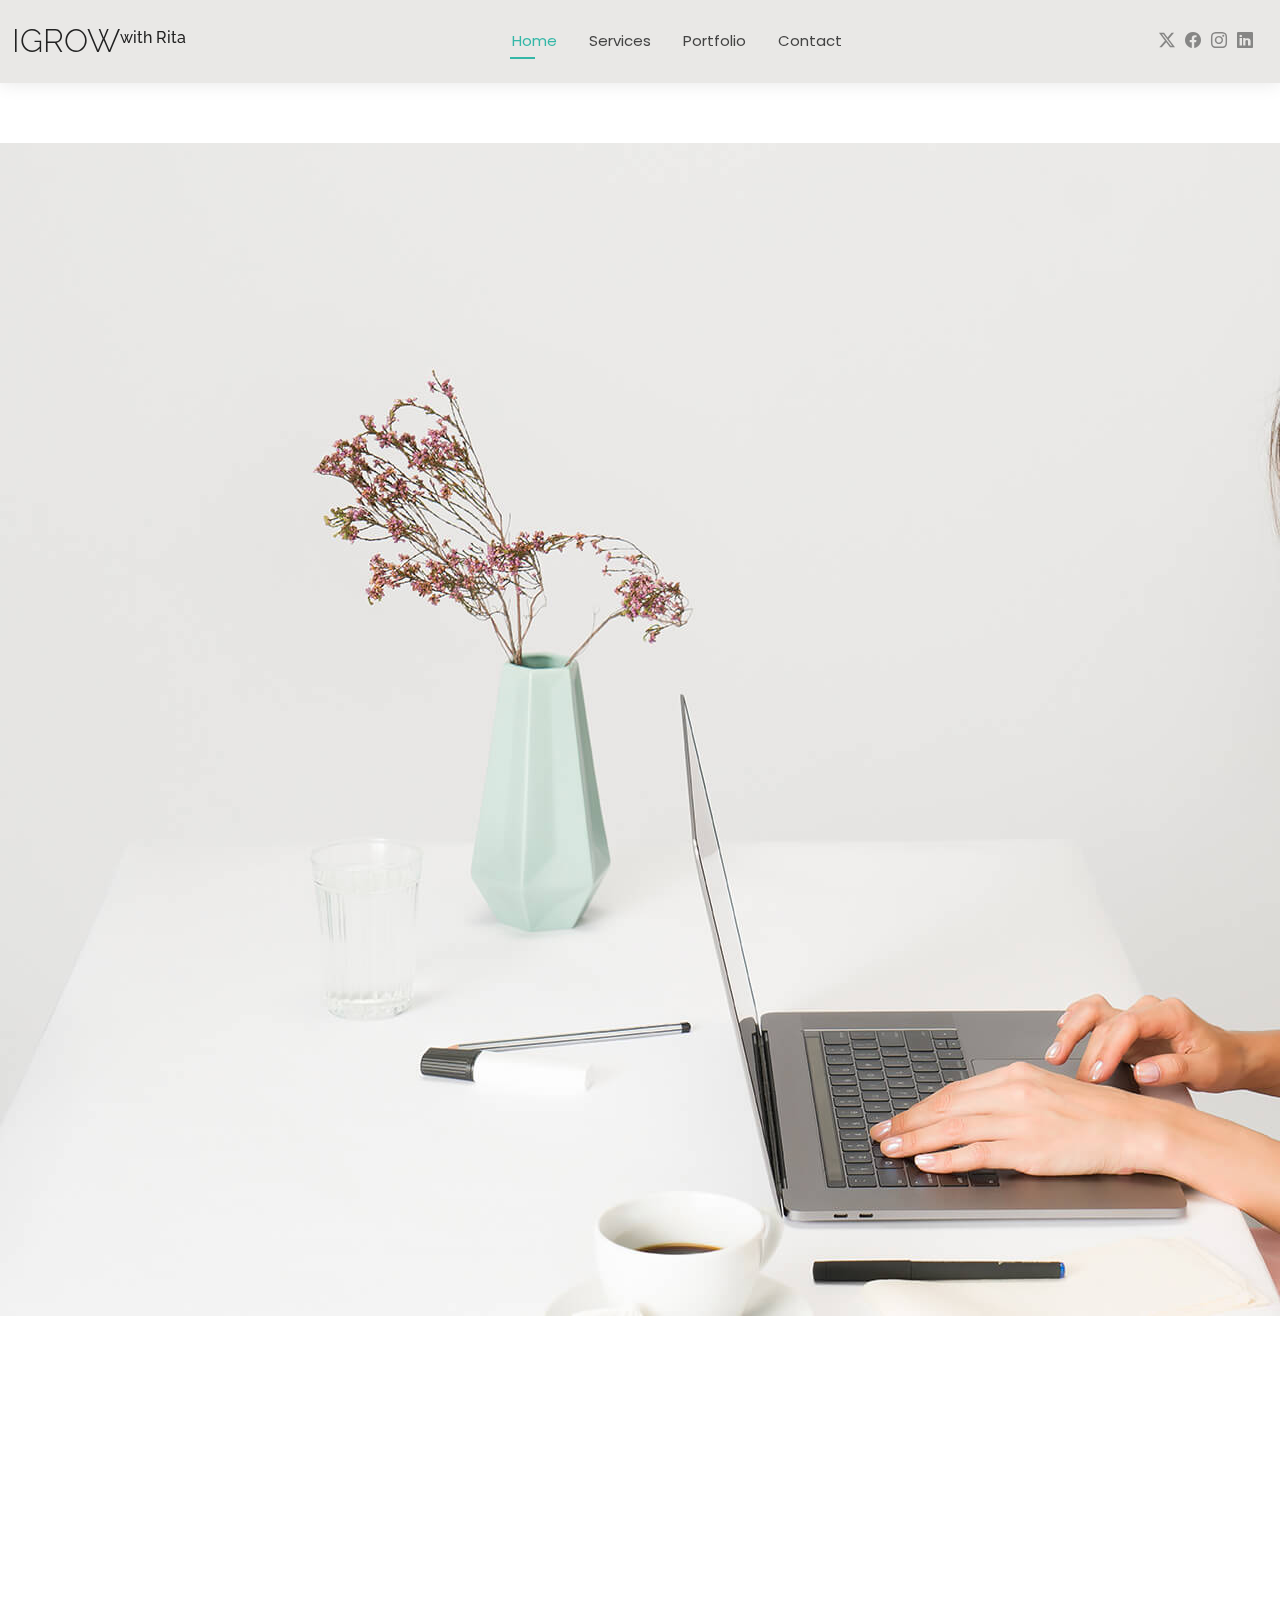
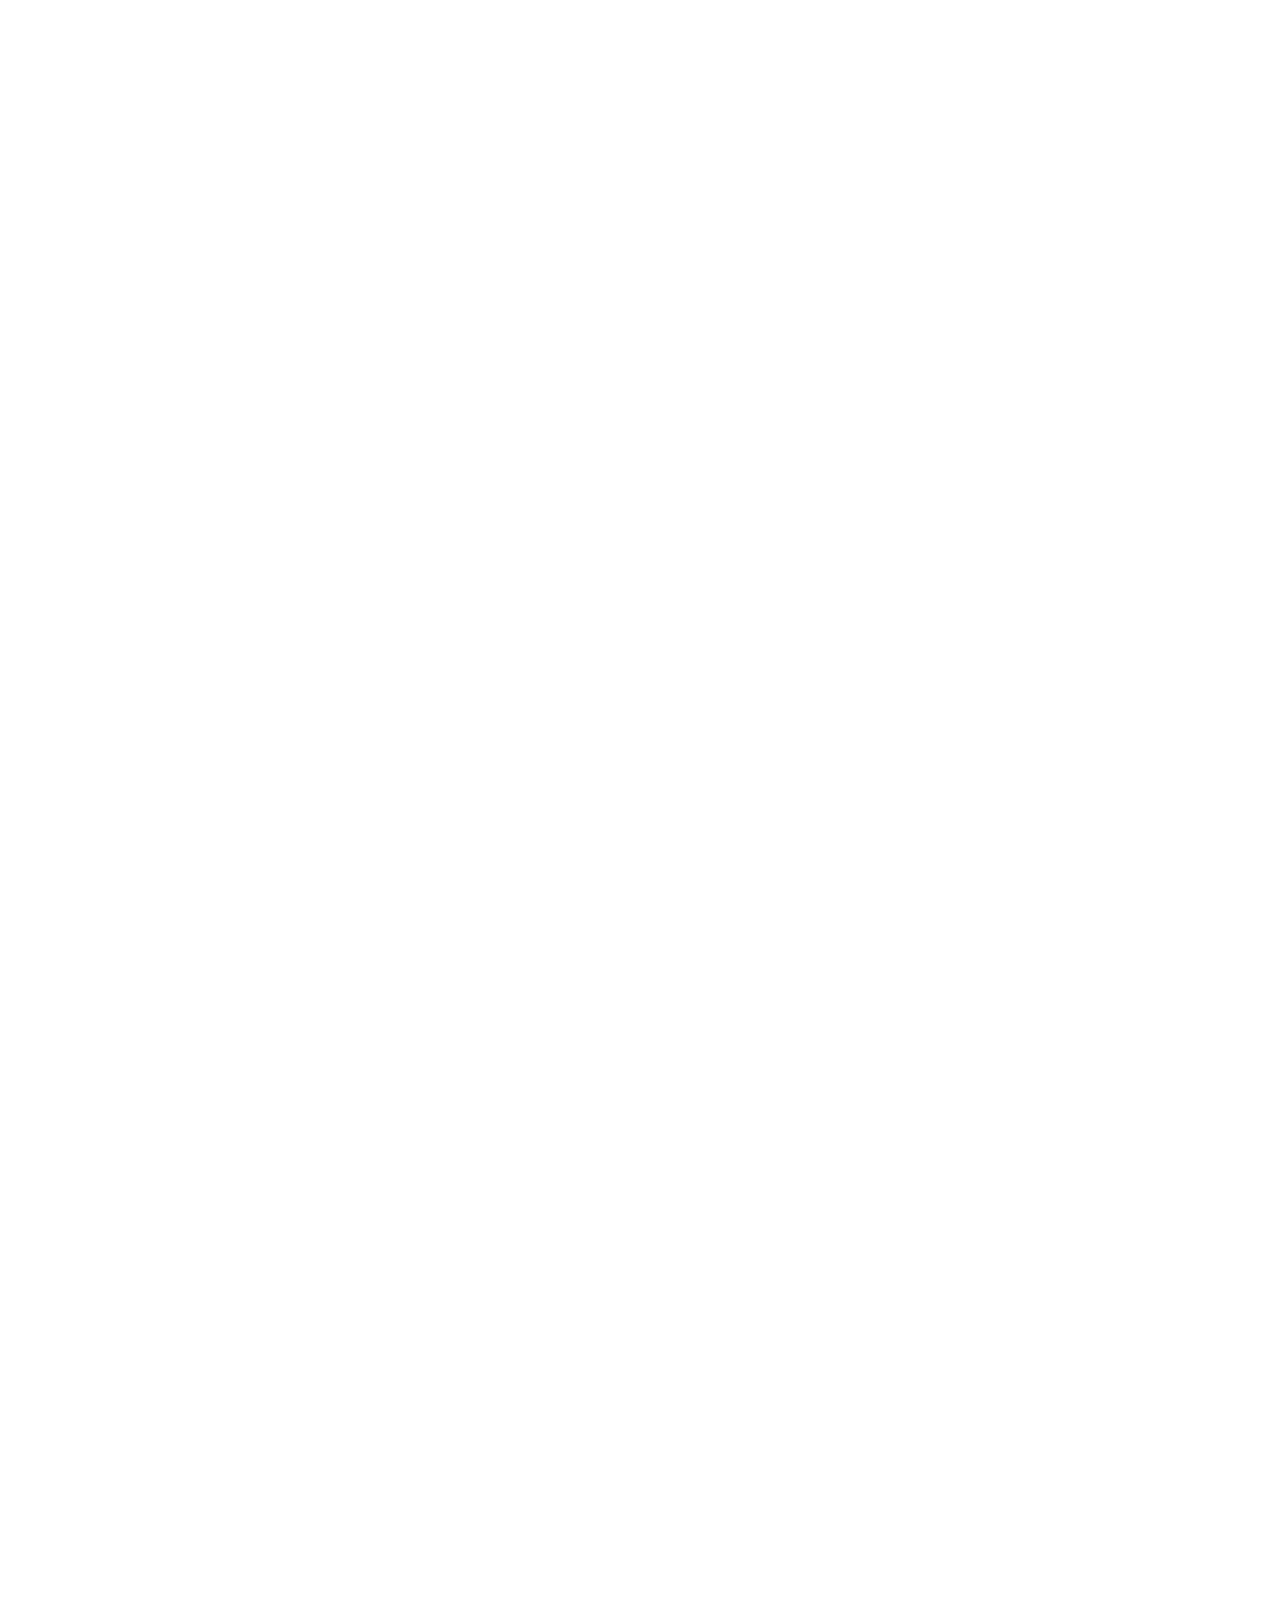
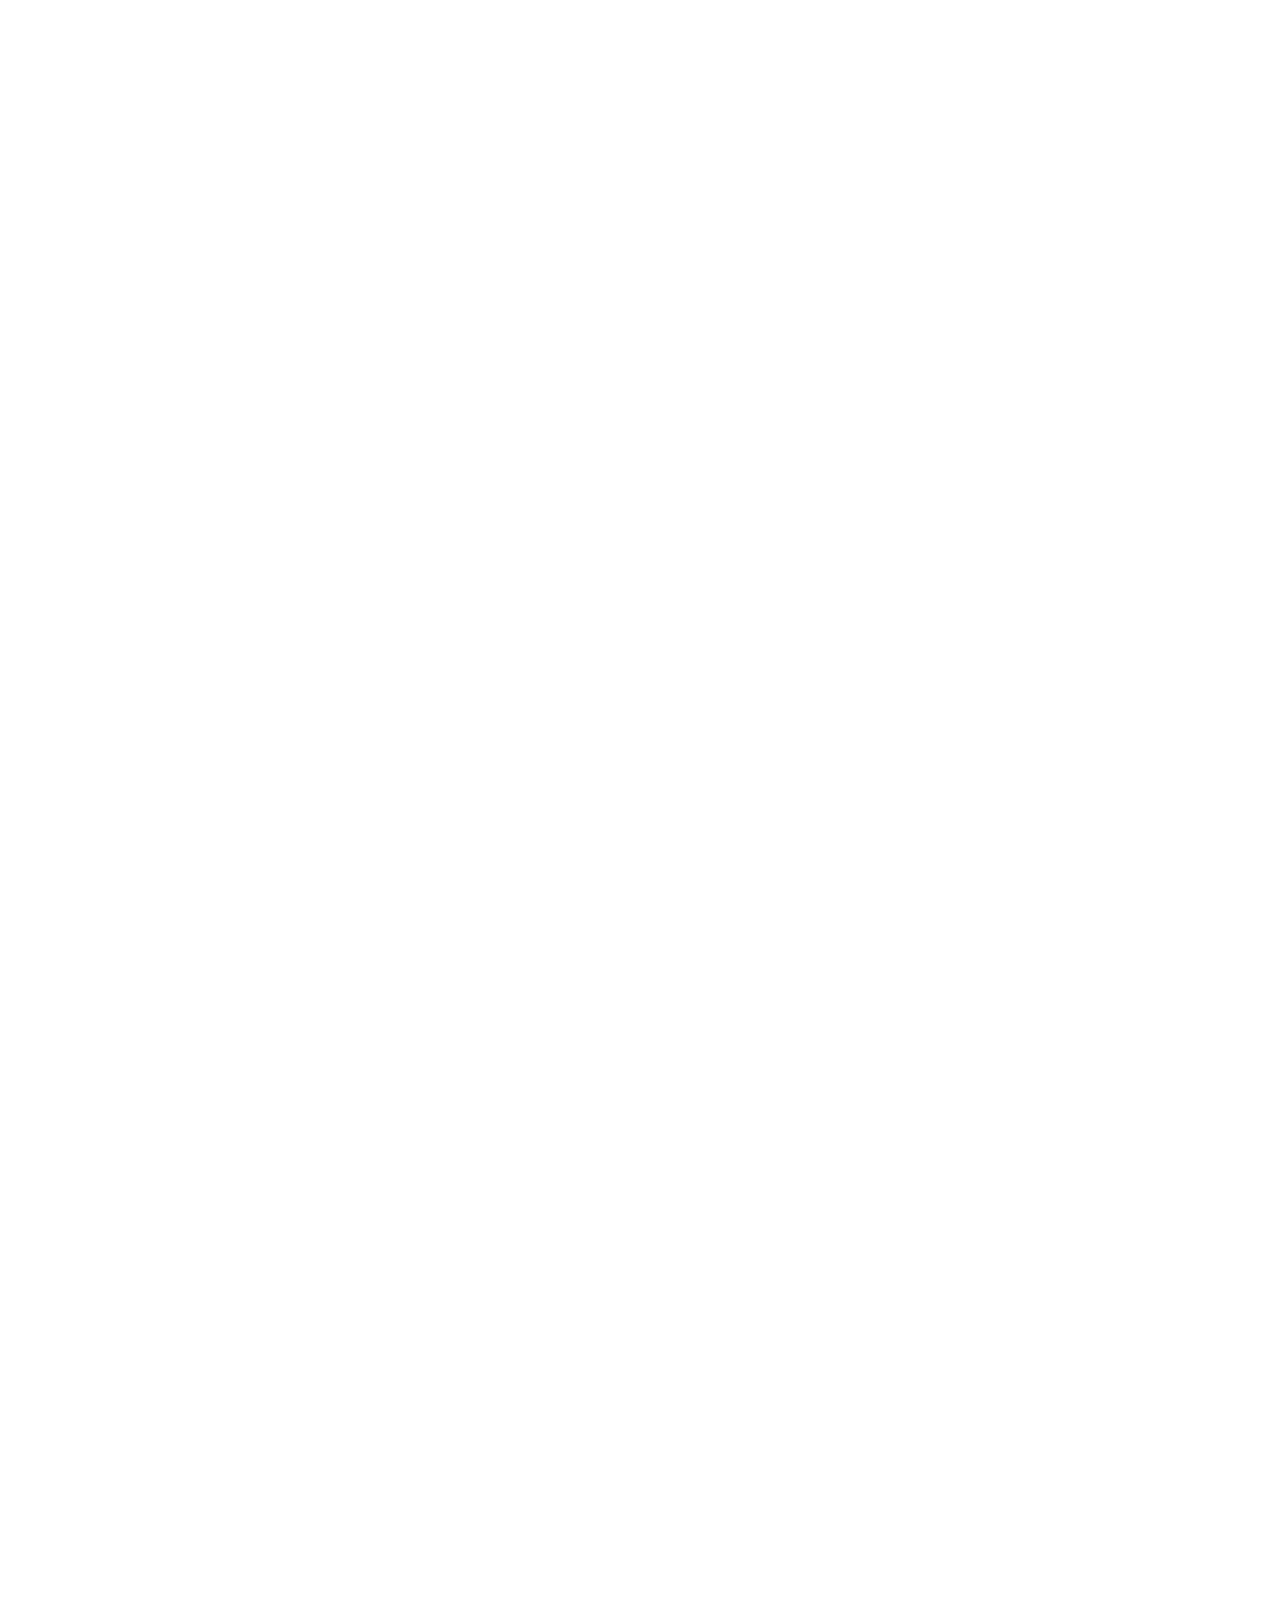
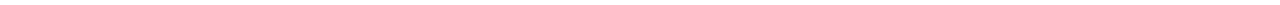
<file: web_template_rita/index.html>
<!DOCTYPE html>
<html lang="en">

<head>
  <meta charset="utf-8">
  <meta content="width=device-width, initial-scale=1.0" name="viewport">
  <title>Index - Kelly Bootstrap Template</title>
  <meta name="description" content="">
  <meta name="keywords" content="">

  <!-- Favicons -->
  <link href="assets/img/favicon.png" rel="icon">
  <link href="assets/img/apple-touch-icon.png" rel="apple-touch-icon">

  <!-- Fonts -->
  <link href="https://fonts.googleapis.com" rel="preconnect">
  <link href="https://fonts.gstatic.com" rel="preconnect" crossorigin>
  <link
    href="https://fonts.googleapis.com/css2?family=Roboto:ital,wght@0,100;0,300;0,400;0,500;0,700;0,900;1,100;1,300;1,400;1,500;1,700;1,900&family=Poppins:ital,wght@0,100;0,200;0,300;0,400;0,500;0,600;0,700;0,800;0,900;1,100;1,200;1,300;1,400;1,500;1,600;1,700;1,800;1,900&family=Raleway:ital,wght@0,100;0,200;0,300;0,400;0,500;0,600;0,700;0,800;0,900;1,100;1,200;1,300;1,400;1,500;1,600;1,700;1,800;1,900&display=swap"
    rel="stylesheet">

  <!-- Vendor CSS Files -->
  <link href="assets/vendor/bootstrap/css/bootstrap.min.css" rel="stylesheet">
  <link href="assets/vendor/bootstrap-icons/bootstrap-icons.css" rel="stylesheet">
  <link href="assets/vendor/aos/aos.css" rel="stylesheet">
  <link href="assets/vendor/swiper/swiper-bundle.min.css" rel="stylesheet">
  <link href="assets/vendor/glightbox/css/glightbox.min.css" rel="stylesheet">

  <!-- Main CSS File -->
  <link href="assets/css/main.css" rel="stylesheet">

  <!-- =======================================================
  * Template Name: Kelly
  * Template URL: https://bootstrapmade.com/kelly-free-bootstrap-cv-resume-html-template/
  * Updated: Aug 07 2024 with Bootstrap v5.3.3
  * Author: BootstrapMade.com
  * License: https://bootstrapmade.com/license/
  ======================================================== -->
</head>

<body class="index-page">

  <header id="header" class="header d-flex align-items-center light-background sticky-top">
    <div class="container-fluid position-relative d-flex align-items-center justify-content-between">

      <a href="index.html" class="logo d-flex align-items-center me-auto me-xl-0">
        <!-- Uncomment the line below if you also wish to use an image logo -->
        <!-- <img src="assets/img/logo.png" alt=""> -->
        <h1 class="sitename">IGrow</h1>
        <br>
        <h6>with Rita</h6>
      </a>

      <nav id="navmenu" class="navmenu">
        <ul>
          <li><a href="#home" class="active">Home</a></li>
          <li><a href="#services">Services</a></li>
          <li><a href="#portfolio">Portfolio</a></li>
          <li><a href="#contact">Contact</a></li>
        </ul>
        <i class="mobile-nav-toggle d-xl-none bi bi-list"></i>
      </nav>

      <div class="header-social-links">
        <a href="#" class="twitter"><i class="bi bi-twitter-x"></i></a>
        <a href="#" class="facebook"><i class="bi bi-facebook"></i></a>
        <a href="#" class="instagram"><i class="bi bi-instagram"></i></a>
        <a href="#" class="linkedin"><i class="bi bi-linkedin"></i></a>
      </div>

    </div>
  </header>

  <main class="main">

    <!-- Home Section -->
    <section id="home" class="home section">

      <img src="assets/img/home-bg.jpg" alt="" data-aos="fade-in">

      <div class="container text-center" data-aos="zoom-out" data-aos-delay="100">
        <div class="row justify-content-center">
          <div class="col-lg-8">
            <h2>IGrow with Rita</h2>
            <p>Start your professional business growth<br>right now with us</p>
            <a href="#services" class="btn-get-started">Services</a>
          </div>
        </div>
      </div>

    </section><!-- /Home Section -->
    
    <!-- Services Section -->
    <section id="services" class="services section">
    
      <!-- Section Title -->
      <div class="container section-title" data-aos="fade-up">
        <h2>Services</h2>
        <!-- <p>Necessitatibus eius consequatur ex aliquid fuga eum quidem sint consectetur velit</p> -->
      </div>
      <!-- End Section Title -->
    
      <div class="container">
        <div class="row gy-4">
          <div class="col-lg-4 col-md-6" data-aos="fade-up" data-aos-delay="300">
            <div class="service-item item-teal position-relative">
              <div class="icon">
                <svg width="100" height="100" viewBox="0 0 600 600" xmlns="http://www.w3.org/2000/svg">
                  <path stroke="none" stroke-width="0" fill="#f5f5f5"
                    d="M300,541.5067337569781C382.14930387511276,545.0595476570109,479.8736841581634,548.3450877840088,526.4010558755058,480.5488172755941C571.5218469581645,414.80211281144784,517.5187510058486,332.0715597781072,496.52539010469104,255.14436215662573C477.37192572678356,184.95920475031193,473.57363656557914,105.61284051026155,413.0603344069578,65.22779650032875C343.27470386102294,18.654635553484475,251.2091493199835,5.337323636656869,175.0934190732945,40.62881213300186C97.87086631185822,76.43348514350839,51.98124368387456,156.15599469081315,36.44837278890362,239.84606092416172C21.716077023791087,319.22268207091537,43.775223500013084,401.1760424656574,96.891909868211,461.97329694683043C147.22146801428983,519.5804099606455,223.5754009179313,538.201503339737,300,541.5067337569781">
                  </path>
                </svg>
                <i class="bi bi-easel"></i>
              </div>
              <a href="#" class="stretched-link">
                <h3>Digital Marketing</h3>
              </a>
              <p>Enhance your brand’s online presence through strategic, audience-driven initiatives tailored to achieve
                your
                objectives.</p>
            </div>
          </div><!-- End Service Item -->
    
          <div class="col-lg-4 col-md-6" data-aos="fade-up" data-aos-delay="100">
            <div class="service-item item-cyan position-relative">
              <div class="icon">
                <svg width="100" height="100" viewBox="0 0 600 600" xmlns="http://www.w3.org/2000/svg">
                  <path stroke="none" stroke-width="0" fill="#f5f5f5"
                    d="M300,521.0016835830174C376.1290562159157,517.8887921683347,466.0731472004068,529.7835943286574,510.70327084640275,468.03025145048787C554.3714126377745,407.6079735673963,508.03601936045806,328.9844924480964,491.2728898941984,256.3432110539036C474.5976632858925,184.082847569629,479.9380746630129,96.60480741107993,416.23090153303,58.64404602377083C348.86323505073057,18.502131276798302,261.93793281208167,40.57373210992963,193.5410806939664,78.93577620505333C130.42746243093433,114.334589627462,98.30271207620316,179.96522072025542,76.75703585869454,249.04625023123273C51.97151888228291,328.5150500222984,13.704378332031375,421.85034740162234,66.52175969318436,486.19268352777647C119.04800174914682,550.1803526380478,217.28368757567262,524.383925680826,300,521.0016835830174">
                  </path>
                </svg>
                <i class="bi bi-activity"></i>
              </div>
              <a href="#" class="stretched-link">
                <h3>Content Creation</h3>
              </a>
              <p>Produce expertly crafted, high-caliber content that captivates your target audience and advances your
                strategic
                objectives.</p>
            </div>
          </div><!-- End Service Item -->
    
          <div class="col-lg-4 col-md-6" data-aos="fade-up" data-aos-delay="200">
            <div class="service-item item-orange position-relative">
              <div class="icon">
                <svg width="100" height="100" viewBox="0 0 600 600" xmlns="http://www.w3.org/2000/svg">
                  <path stroke="none" stroke-width="0" fill="#f5f5f5"
                    d="M300,582.0697525312426C382.5290701553225,586.8405444964366,449.9789794690241,525.3245884688669,502.5850820975895,461.55621195738473C556.606425686781,396.0723002908107,615.8543463187945,314.28637112970534,586.6730223649479,234.56875336149918C558.9533121215079,158.8439757836574,454.9685369536778,164.00468322053177,381.49747125262974,130.76875717737553C312.15926192815925,99.40240125094834,248.97055460311594,18.661163978235184,179.8680185752513,50.54337015887873C110.5421016452524,82.52863877960104,119.82277516462835,180.83849132639028,109.12597500060166,256.43424936330496C100.08760227029461,320.3096726198365,92.17705696193138,384.0621239912766,124.79988738764834,439.7174275375508C164.83382741302287,508.01625554203684,220.96474134820875,577.5009287672846,300,582.0697525312426">
                  </path>
                </svg>
                <i class="bi bi-broadcast"></i>
              </div>
              <a href="#" class="stretched-link">
                <h3>Branding</h3>
              </a>
              <p>Establish a cohesive brand identity that embodies your core values, differentiates you in the marketplace,
                and aligns
                with your strategic objectives.
              </p>
            </div>
          </div><!-- End Service Item -->
    
          <div class="col-lg-4 col-md-6" data-aos="fade-up" data-aos-delay="400">
            <div class="service-item item-red position-relative">
              <div class="icon">
                <svg width="100" height="100" viewBox="0 0 600 600" xmlns="http://www.w3.org/2000/svg">
                  <path stroke="none" stroke-width="0" fill="#f5f5f5"
                    d="M300,503.46388370962813C374.79870501325706,506.71871716319447,464.8034551963731,527.1746412648533,510.4981551193396,467.86667711651364C555.9287308511215,408.9015244558933,512.6030010748507,327.5744911775523,490.211057578863,256.5855673507754C471.097692560561,195.9906835881958,447.69079081568157,138.11976852964426,395.19560036434837,102.3242989838813C329.3053358748298,57.3949838291264,248.02791733380457,8.279543830951368,175.87071277845988,42.242879143198664C103.41431057327972,76.34704239035025,93.79494320519305,170.9812938413882,81.28167332365135,250.07896920659033C70.17666984294237,320.27484674793965,64.84698225790005,396.69656628748305,111.28512138212992,450.4950937839243C156.20124167950087,502.5303643271138,231.32542653798444,500.4755392045468,300,503.46388370962813">
                  </path>
                </svg>
                <i class="bi bi-bounding-box-circles"></i>
              </div>
              <a href="#" class="stretched-link">
                <h3>App & Web Development</h3>
              </a>
              <p>Design and implement scalable, responsive web and mobile applications that deliver seamless user
                experiences and
                drive
                your strategic goals forward.</p>
              <a href="#" class="stretched-link"></a>
            </div>
          </div><!-- End Service Item -->
    
          <div class="col-lg-4 col-md-6" data-aos="fade-up" data-aos-delay="500">
            <div class="service-item item-indigo position-relative">
              <div class="icon">
                <svg width="100" height="100" viewBox="0 0 600 600" xmlns="http://www.w3.org/2000/svg">
                  <path stroke="none" stroke-width="0" fill="#f5f5f5"
                    d="M300,532.3542879108572C369.38199826031484,532.3153073249985,429.10787420159085,491.63046689027357,474.5244479745417,439.17860296908856C522.8885846962883,383.3225815378663,569.1668002868075,314.3205725914397,550.7432151929288,242.7694973846089C532.6665558377875,172.5657663291529,456.2379748765914,142.6223662098291,390.3689995646985,112.34683881706744C326.66090330228417,83.06452184765237,258.84405631176094,53.51806209861945,193.32584062364296,78.48882559362697C121.61183558270385,105.82097193414197,62.805066853699245,167.19869350419734,48.57481801355237,242.6138429142374C34.843463184063346,315.3850353017275,76.69343916112496,383.4422959591041,125.22947124332185,439.3748458443577C170.7312796277747,491.8107796887764,230.57421082200815,532.3932930995766,300,532.3542879108572">
                  </path>
                </svg>
                <i class="bi bi-calendar4-week icon"></i>
              </div>
              <a href="#" class="stretched-link">
                <h3>Printing</h3>
              </a>
              <p>Deliver precision-driven printing for garments, wall graphics, and promotional surfaces, ensuring your
                brand’s logo
                is
                reproduced with exceptional clarity, consistency, and impact.</p>
              <a href="#" class="stretched-link"></a>
            </div>
          </div><!-- End Service Item -->
    
          <div class="col-lg-4 col-md-6" data-aos="fade-up" data-aos-delay="600">
            <div class="service-item item-pink position-relative">
              <div class="icon">
                <svg width="100" height="100" viewBox="0 0 600 600" xmlns="http://www.w3.org/2000/svg">
                  <path stroke="none" stroke-width="0" fill="#f5f5f5"
                    d="M300,566.797414625762C385.7384707136149,576.1784315230908,478.7894351017131,552.8928747891023,531.9192734346935,484.94944893311C584.6109503024035,417.5663521118492,582.489472248146,322.67544863468447,553.9536738515405,242.03673114598146C529.1557734026468,171.96086150256528,465.24506316201064,127.66468636344209,395.9583748389544,100.7403814666027C334.2173773831606,76.7482773500951,269.4350130405921,84.62216499799875,207.1952322260088,107.2889140133804C132.92018162631612,134.33871894543012,41.79353780512637,160.00259165414826,22.644507872594943,236.69541883565114C3.319112789854554,314.0945973066697,72.72355303640163,379.243833228382,124.04198916343866,440.3218312028393C172.9286146004772,498.5055451809895,224.45579914871206,558.5317968840102,300,566.797414625762">
                  </path>
                </svg>
                <i class="bi bi-chat-square-text"></i>
              </div>
              <a href="#" class="stretched-link">
                <h3>Ads Management</h3>
              </a>
              <p>Expand your brand’s reach with targeted digital ads, optimizing visibility and driving conversions
                effectively.</p>
              <a href="#" class="stretched-link"></a>
            </div>
          </div><!-- End Service Item -->
    
        </div>
    
      </div>
    
    </section><!-- /Services Section -->

    <!-- Portfolio Section -->
    <section id="portfolio" class="portfolio section">

      <!-- Section Title -->
      <div class="container section-title" data-aos="fade-up">
        <h2>Portfolio</h2>
        <p>Necessitatibus eius consequatur ex aliquid fuga eum quidem sint consectetur velit</p>
      </div><!-- End Section Title -->

      <div class="container">

        <div class="isotope-layout" data-default-filter="*" data-layout="masonry" data-sort="original-order">
          <ul class="portfolio-filters isotope-filters" data-aos="fade-up" data-aos-delay="100">
            <li data-filter="*" class="filter-active">All</li>
            <li data-filter=".filter-app">App</li>
            <li data-filter=".filter-product">Card</li>
            <li data-filter=".filter-branding">Web</li>
          </ul><!-- End Portfolio Filters -->
          <div class="row gy-4 isotope-container" data-aos="fade-up" data-aos-delay="200">
            <div class="col-lg-4 col-md-6 portfolio-item isotope-item filter-app">
              <img src="assets/img/masonry-portfolio/masonry-portfolio-1.jpg" class="img-fluid" alt="">
              <div class="portfolio-info">
                <h4>App 1</h4>
                <p>Lorem ipsum, dolor sit</p>
                <a href="assets/img/masonry-portfolio/masonry-portfolio-1.jpg" title="App 1" data-gallery="portfolio-gallery-app"
                  class="glightbox preview-link"><i class="bi bi-zoom-in"></i></a>
                <a href="portfolio-details.html" title="More Details" class="details-link"><i class="bi bi-link-45deg"></i></a>
              </div>
            </div><!-- End Portfolio Item -->

            <div class="col-lg-4 col-md-6 portfolio-item isotope-item filter-product">
              <img src="assets/img/masonry-portfolio/masonry-portfolio-2.jpg" class="img-fluid" alt="">
              <div class="portfolio-info">
                <h4>Product 1</h4>
                <p>Lorem ipsum, dolor sit</p>
                <a href="assets/img/masonry-portfolio/masonry-portfolio-2.jpg" title="Product 1"
                  data-gallery="portfolio-gallery-product" class="glightbox preview-link"><i class="bi bi-zoom-in"></i></a>
                <a href="portfolio-details.html" title="More Details" class="details-link"><i class="bi bi-link-45deg"></i></a>
              </div>
            </div><!-- End Portfolio Item -->

            <div class="col-lg-4 col-md-6 portfolio-item isotope-item filter-branding">
              <img src="assets/img/masonry-portfolio/masonry-portfolio-3.jpg" class="img-fluid" alt="">
              <div class="portfolio-info">
                <h4>Branding 1</h4>
                <p>Lorem ipsum, dolor sit</p>
                <a href="assets/img/masonry-portfolio/masonry-portfolio-3.jpg" title="Branding 1"
                  data-gallery="portfolio-gallery-branding" class="glightbox preview-link"><i class="bi bi-zoom-in"></i></a>
                <a href="portfolio-details.html" title="More Details" class="details-link"><i class="bi bi-link-45deg"></i></a>
              </div>
            </div><!-- End Portfolio Item -->

            <div class="col-lg-4 col-md-6 portfolio-item isotope-item filter-app">
              <img src="assets/img/masonry-portfolio/masonry-portfolio-4.jpg" class="img-fluid" alt="">
              <div class="portfolio-info">
                <h4>App 2</h4>
                <p>Lorem ipsum, dolor sit</p>
                <a href="assets/img/masonry-portfolio/masonry-portfolio-4.jpg" title="App 2" data-gallery="portfolio-gallery-app"
                  class="glightbox preview-link"><i class="bi bi-zoom-in"></i></a>
                <a href="portfolio-details.html" title="More Details" class="details-link"><i class="bi bi-link-45deg"></i></a>
              </div>
            </div><!-- End Portfolio Item -->

            <div class="col-lg-4 col-md-6 portfolio-item isotope-item filter-product">
              <img src="assets/img/masonry-portfolio/masonry-portfolio-5.jpg" class="img-fluid" alt="">
              <div class="portfolio-info">
                <h4>Product 2</h4>
                <p>Lorem ipsum, dolor sit</p>
                <a href="assets/img/masonry-portfolio/masonry-portfolio-5.jpg" title="Product 2"
                  data-gallery="portfolio-gallery-product" class="glightbox preview-link"><i class="bi bi-zoom-in"></i></a>
                <a href="portfolio-details.html" title="More Details" class="details-link"><i class="bi bi-link-45deg"></i></a>
              </div>
            </div><!-- End Portfolio Item -->

            <div class="col-lg-4 col-md-6 portfolio-item isotope-item filter-branding">
              <img src="assets/img/masonry-portfolio/masonry-portfolio-6.jpg" class="img-fluid" alt="">
              <div class="portfolio-info">
                <h4>Branding 2</h4>
                <p>Lorem ipsum, dolor sit</p>
                <a href="assets/img/masonry-portfolio/masonry-portfolio-6.jpg" title="Branding 2"
                  data-gallery="portfolio-gallery-branding" class="glightbox preview-link"><i class="bi bi-zoom-in"></i></a>
                <a href="portfolio-details.html" title="More Details" class="details-link"><i class="bi bi-link-45deg"></i></a>
              </div>
            </div><!-- End Portfolio Item -->

            <div class="col-lg-4 col-md-6 portfolio-item isotope-item filter-app">
              <img src="assets/img/masonry-portfolio/masonry-portfolio-7.jpg" class="img-fluid" alt="">
              <div class="portfolio-info">
                <h4>App 3</h4>
                <p>Lorem ipsum, dolor sit</p>
                <a href="assets/img/masonry-portfolio/masonry-portfolio-7.jpg" title="App 3" data-gallery="portfolio-gallery-app"
                  class="glightbox preview-link"><i class="bi bi-zoom-in"></i></a>
                <a href="portfolio-details.html" title="More Details" class="details-link"><i class="bi bi-link-45deg"></i></a>
              </div>
            </div><!-- End Portfolio Item -->

            <div class="col-lg-4 col-md-6 portfolio-item isotope-item filter-product">
              <img src="assets/img/masonry-portfolio/masonry-portfolio-8.jpg" class="img-fluid" alt="">
              <div class="portfolio-info">
                <h4>Product 3</h4>
                <p>Lorem ipsum, dolor sit</p>
                <a href="assets/img/masonry-portfolio/masonry-portfolio-8.jpg" title="Product 3"
                  data-gallery="portfolio-gallery-product" class="glightbox preview-link"><i class="bi bi-zoom-in"></i></a>
                <a href="portfolio-details.html" title="More Details" class="details-link"><i class="bi bi-link-45deg"></i></a>
              </div>
            </div><!-- End Portfolio Item -->

            <div class="col-lg-4 col-md-6 portfolio-item isotope-item filter-branding">
              <img src="assets/img/masonry-portfolio/masonry-portfolio-9.jpg" class="img-fluid" alt="">
              <div class="portfolio-info">
                <h4>Branding 3</h4>
                <p>Lorem ipsum, dolor sit</p>
                <a href="assets/img/masonry-portfolio/masonry-portfolio-9.jpg" title="Branding 2"
                  data-gallery="portfolio-gallery-branding" class="glightbox preview-link"><i class="bi bi-zoom-in"></i></a>
                <a href="portfolio-details.html" title="More Details" class="details-link"><i class="bi bi-link-45deg"></i></a>
              </div>
            </div><!-- End Portfolio Item -->
            </div><!-- End Portfolio Container -->

        </div>

      </div>

    </section><!-- /Portfolio Section -->
    <!-- Contact Section -->
    <section id="contact" class="contact section">

      <!-- Section Title -->
      <div class="container section-title" data-aos="fade-up">
        <h2>Contact</h2>
        <p>Necessitatibus eius consequatur ex aliquid fuga eum quidem sint consectetur velit</p>
      </div><!-- End Section Title -->

      <div class="container" data-aos="fade-up" data-aos-delay="100">

        <div class="row gy-4">

          <div class="col-lg-5">

            <div class="info-wrap">
              <div class="info-item d-flex" data-aos="fade-up" data-aos-delay="200">
                <i class="bi bi-geo-alt flex-shrink-0"></i>
                <div>
                  <h3>Address</h3>
                  <p>Beirut, Lebanon</p>
                </div>
              </div><!-- End Info Item -->

              <div class="info-item d-flex" data-aos="fade-up" data-aos-delay="300">
                <i class="bi bi-telephone flex-shrink-0"></i>
                <div>
                  <h3>Call Us</h3>
                  <p>+961 81 629 013</p>
                </div>
              </div><!-- End Info Item -->

              <div class="info-item d-flex" data-aos="fade-up" data-aos-delay="400">
                <i class="bi bi-envelope flex-shrink-0"></i>
                <div>
                  <h3>Email Us</h3>
                  <p>igrowithrita@gmail.com</p>
                </div>
              </div><!-- End Info Item -->

              <iframe
              src="https://www.google.com/maps/embed?pb=!1m14!1m8!1m3!1d50346.01760322915!2d35.501776!3d33.893791!3m2!1i1024!2i768!4f13.1!3m3!1m2!1s0x151e76be11d9af4f%3A0x9d8de03e78a9b4ba!2sBeirut%2C%20Lebanon!5e0!3m2!1sen!2sus!4v1676961268712!5m2!1sen!2sus"
              frameborder="0" style="border:0; width: 100%; height: 270px;" allowfullscreen="" loading="lazy"
                referrerpolicy="no-referrer-when-downgrade"></iframe>
            </div>
            </div>

          <div class="col-lg-7">
            <form action="forms/contact.php" method="post" class="php-email-form" data-aos="fade-up" data-aos-delay="200">
              <div class="row gy-4">

                <div class="col-md-6">
                  <label for="name-field" class="pb-2">Your Name</label>
                  <input type="text" name="name" id="name-field" class="form-control" required="">
                </div>

                <div class="col-md-6">
                  <label for="email-field" class="pb-2">Your Email</label>
                  <input type="email" class="form-control" name="email" id="email-field" required="">
                </div>

                <div class="col-md-12">
                  <label for="subject-field" class="pb-2">Subject</label>
                  <input type="text" class="form-control" name="subject" id="subject-field" required="">
                </div>

                <div class="col-md-12">
                  <label for="message-field" class="pb-2">Message</label>
                  <textarea class="form-control" name="message" rows="10" id="message-field" required=""></textarea>
                </div>

                <div class="col-md-12 text-center">
                  <div class="loading">Loading</div>
                  <div class="error-message"></div>
                  <div class="sent-message">Your message has been sent. Thank you!</div>

                  <button type="submit">Send Message</button>
                </div>

              </div>
            </form>
            </div><!-- End Contact Form -->

        </div>

      </div>

    </section><!-- /Contact Section -->

  </main>

  <!-- <footer id="footer" class="footer light-background">

    <div class="container">
      <div class="copyright text-center ">
        <p>© <span>Copyright</span> <strong class="px-1 sitename">Kelly</strong> <span>All Rights Reserved<br></span>
        </p>
      </div>
      <div class="social-links d-flex justify-content-center">
        <a href=""><i class="bi bi-twitter-x"></i></a>
        <a href=""><i class="bi bi-facebook"></i></a>
        <a href=""><i class="bi bi-instagram"></i></a>
        <a href=""><i class="bi bi-linkedin"></i></a>
      </div>
      <div class="credits">
        Designed by <a href="https://bootstrapmade.com/">BootstrapMade</a> Distributed by <a
          href=“https://themewagon.com>ThemeWagon
      </div>
    </div>

  </footer> -->

  <!-- Scroll Top -->
  <a href="#" id="scroll-top" class="scroll-top d-flex align-items-center justify-content-center"><i
      class="bi bi-arrow-up-short"></i></a>

  <!-- Preloader -->
  <div id="preloader"></div>

  <!-- Vendor JS Files -->
  <script src="assets/vendor/bootstrap/js/bootstrap.bundle.min.js"></script>
  <script src="assets/vendor/php-email-form/validate.js"></script>
  <script src="assets/vendor/aos/aos.js"></script>
  <script src="assets/vendor/waypoints/noframework.waypoints.js"></script>
  <script src="assets/vendor/purecounter/purecounter_vanilla.js"></script>
  <script src="assets/vendor/swiper/swiper-bundle.min.js"></script>
  <script src="assets/vendor/glightbox/js/glightbox.min.js"></script>
  <script src="assets/vendor/imagesloaded/imagesloaded.pkgd.min.js"></script>
  <script src="assets/vendor/isotope-layout/isotope.pkgd.min.js"></script>

  <!-- Main JS File -->
  <script src="assets/js/main.js"></script>

</body>

</html>
</file>
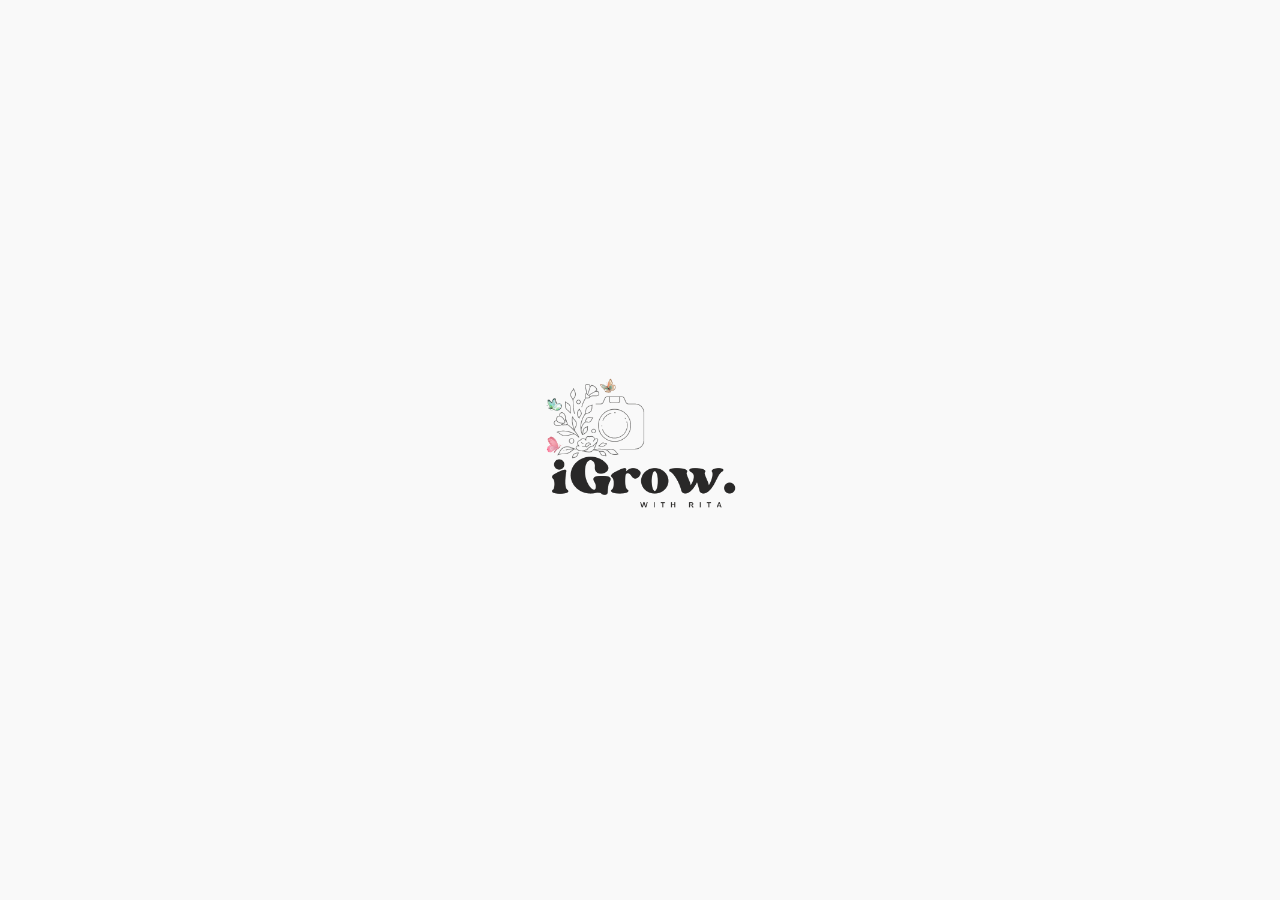
<file: docs/index1.html>
<!DOCTYPE html>
<html lang="en">

<head>
    <meta charset="UTF-8" />
    <meta name="viewport" content="width=device-width, initial-scale=1.0" />
    <title>iGrow with Rita</title>
    <style>
        body {
            display: flex;
            justify-content: center;
            align-items: center;
            min-height: 100vh;
            margin: 0;
            background-color: #f9f9f9;
        }

        img {
            max-width: min(100vw, 300px);
            height: auto;
        }
    </style>
</head>

<body>
    <img src="iGrowwithRita-logo.png" alt="iGrow with Rita Logo" />
</body>

</html>
</file>
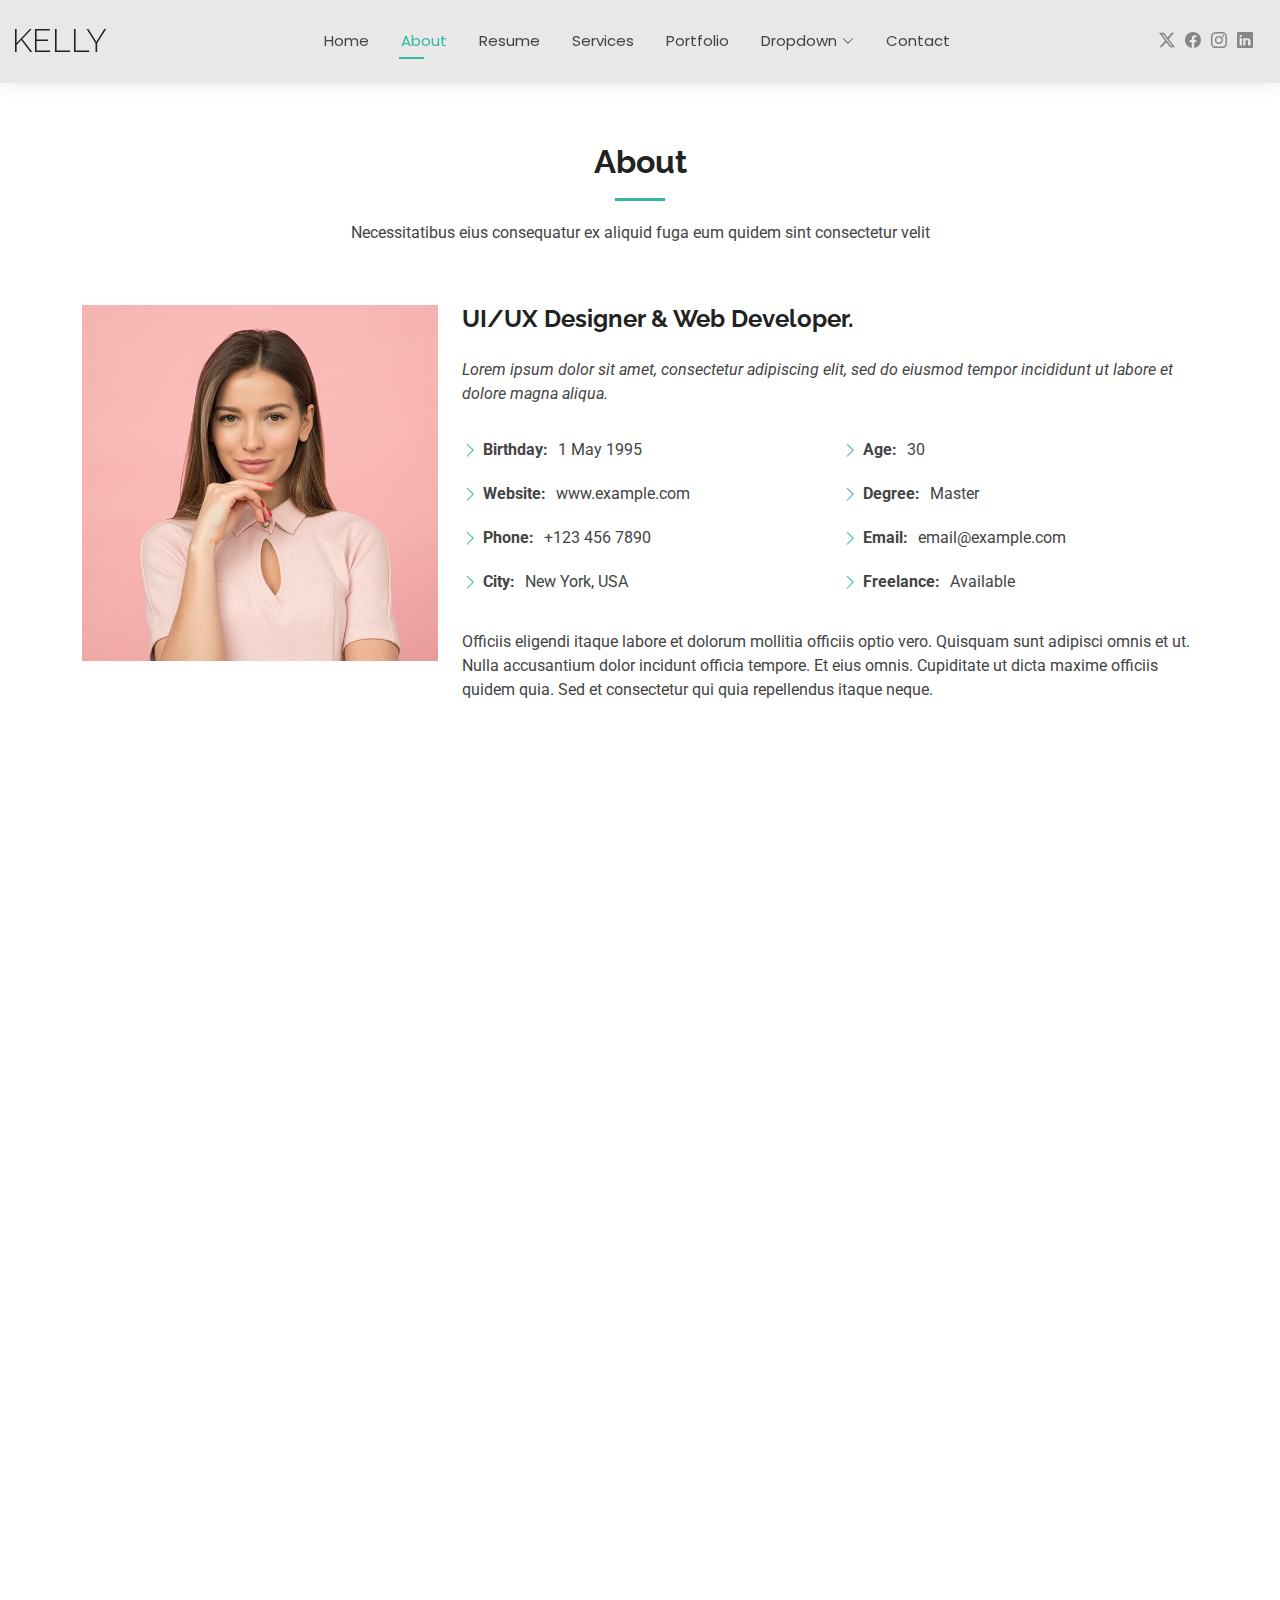
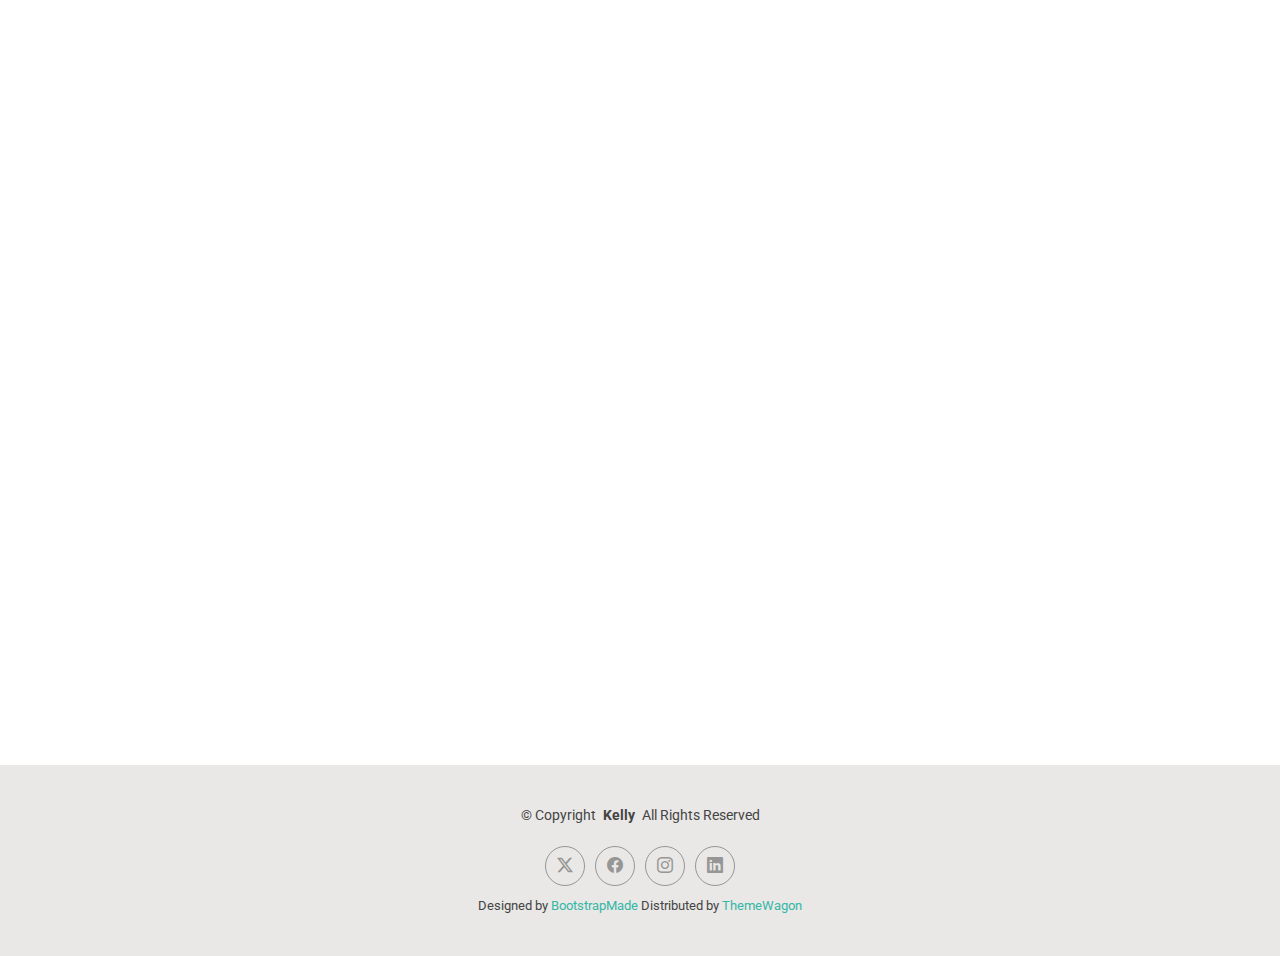
<file: web_template/about.html>
<!DOCTYPE html>
<html lang="en">

<head>
  <meta charset="utf-8">
  <meta content="width=device-width, initial-scale=1.0" name="viewport">
  <title>About - Kelly Bootstrap Template</title>
  <meta name="description" content="">
  <meta name="keywords" content="">

  <!-- Favicons -->
  <link href="assets/img/favicon.png" rel="icon">
  <link href="assets/img/apple-touch-icon.png" rel="apple-touch-icon">

  <!-- Fonts -->
  <link href="https://fonts.googleapis.com" rel="preconnect">
  <link href="https://fonts.gstatic.com" rel="preconnect" crossorigin>
  <link href="https://fonts.googleapis.com/css2?family=Roboto:ital,wght@0,100;0,300;0,400;0,500;0,700;0,900;1,100;1,300;1,400;1,500;1,700;1,900&family=Poppins:ital,wght@0,100;0,200;0,300;0,400;0,500;0,600;0,700;0,800;0,900;1,100;1,200;1,300;1,400;1,500;1,600;1,700;1,800;1,900&family=Raleway:ital,wght@0,100;0,200;0,300;0,400;0,500;0,600;0,700;0,800;0,900;1,100;1,200;1,300;1,400;1,500;1,600;1,700;1,800;1,900&display=swap" rel="stylesheet">

  <!-- Vendor CSS Files -->
  <link href="assets/vendor/bootstrap/css/bootstrap.min.css" rel="stylesheet">
  <link href="assets/vendor/bootstrap-icons/bootstrap-icons.css" rel="stylesheet">
  <link href="assets/vendor/aos/aos.css" rel="stylesheet">
  <link href="assets/vendor/swiper/swiper-bundle.min.css" rel="stylesheet">
  <link href="assets/vendor/glightbox/css/glightbox.min.css" rel="stylesheet">

  <!-- Main CSS File -->
  <link href="assets/css/main.css" rel="stylesheet">

  <!-- =======================================================
  * Template Name: Kelly
  * Template URL: https://bootstrapmade.com/kelly-free-bootstrap-cv-resume-html-template/
  * Updated: Aug 07 2024 with Bootstrap v5.3.3
  * Author: BootstrapMade.com
  * License: https://bootstrapmade.com/license/
  ======================================================== -->
</head>

<body class="about-page">

  <header id="header" class="header d-flex align-items-center light-background sticky-top">
    <div class="container-fluid position-relative d-flex align-items-center justify-content-between">

      <a href="index.html" class="logo d-flex align-items-center me-auto me-xl-0">
        <!-- Uncomment the line below if you also wish to use an image logo -->
        <!-- <img src="assets/img/logo.png" alt=""> -->
        <h1 class="sitename">Kelly</h1>
      </a>

      <nav id="navmenu" class="navmenu">
        <ul>
          <li><a href="index.html">Home</a></li>
          <li><a href="about.html" class="active">About</a></li>
          <li><a href="resume.html">Resume</a></li>
          <li><a href="services.html">Services</a></li>
          <li><a href="portfolio.html">Portfolio</a></li>
          <li class="dropdown"><a href="#"><span>Dropdown</span> <i class="bi bi-chevron-down toggle-dropdown"></i></a>
            <ul>
              <li><a href="#">Dropdown 1</a></li>
              <li class="dropdown"><a href="#"><span>Deep Dropdown</span> <i class="bi bi-chevron-down toggle-dropdown"></i></a>
                <ul>
                  <li><a href="#">Deep Dropdown 1</a></li>
                  <li><a href="#">Deep Dropdown 2</a></li>
                  <li><a href="#">Deep Dropdown 3</a></li>
                  <li><a href="#">Deep Dropdown 4</a></li>
                  <li><a href="#">Deep Dropdown 5</a></li>
                </ul>
              </li>
              <li><a href="#">Dropdown 2</a></li>
              <li><a href="#">Dropdown 3</a></li>
              <li><a href="#">Dropdown 4</a></li>
            </ul>
          </li>
          <li><a href="contact.html">Contact</a></li>
        </ul>
        <i class="mobile-nav-toggle d-xl-none bi bi-list"></i>
      </nav>

      <div class="header-social-links">
        <a href="#" class="twitter"><i class="bi bi-twitter-x"></i></a>
        <a href="#" class="facebook"><i class="bi bi-facebook"></i></a>
        <a href="#" class="instagram"><i class="bi bi-instagram"></i></a>
        <a href="#" class="linkedin"><i class="bi bi-linkedin"></i></a>
      </div>

    </div>
  </header>

  <main class="main">

    <!-- About Section -->
    <section id="about" class="about section">

      <!-- Section Title -->
      <div class="container section-title" data-aos="fade-up">
        <h2>About</h2>
        <p>Necessitatibus eius consequatur ex aliquid fuga eum quidem sint consectetur velit</p>
      </div><!-- End Section Title -->

      <div class="container" data-aos="fade-up" data-aos-delay="100">

        <div class="row gy-4 justify-content-center">
          <div class="col-lg-4">
            <img src="assets/img/profile-img.jpg" class="img-fluid" alt="">
          </div>
          <div class="col-lg-8 content">
            <h2>UI/UX Designer &amp; Web Developer.</h2>
            <p class="fst-italic py-3">
              Lorem ipsum dolor sit amet, consectetur adipiscing elit, sed do eiusmod tempor incididunt ut labore et dolore
              magna aliqua.
            </p>
            <div class="row">
              <div class="col-lg-6">
                <ul>
                  <li><i class="bi bi-chevron-right"></i> <strong>Birthday:</strong> <span>1 May 1995</span></li>
                  <li><i class="bi bi-chevron-right"></i> <strong>Website:</strong> <span>www.example.com</span></li>
                  <li><i class="bi bi-chevron-right"></i> <strong>Phone:</strong> <span>+123 456 7890</span></li>
                  <li><i class="bi bi-chevron-right"></i> <strong>City:</strong> <span>New York, USA</span></li>
                </ul>
              </div>
              <div class="col-lg-6">
                <ul>
                  <li><i class="bi bi-chevron-right"></i> <strong>Age:</strong> <span>30</span></li>
                  <li><i class="bi bi-chevron-right"></i> <strong>Degree:</strong> <span>Master</span></li>
                  <li><i class="bi bi-chevron-right"></i> <strong>Email:</strong> <span>email@example.com</span></li>
                  <li><i class="bi bi-chevron-right"></i> <strong>Freelance:</strong> <span>Available</span></li>
                </ul>
              </div>
            </div>
            <p class="py-3">
              Officiis eligendi itaque labore et dolorum mollitia officiis optio vero. Quisquam sunt adipisci omnis et ut. Nulla accusantium dolor incidunt officia tempore. Et eius omnis.
              Cupiditate ut dicta maxime officiis quidem quia. Sed et consectetur qui quia repellendus itaque neque.
            </p>
          </div>
        </div>

      </div>

    </section><!-- /About Section -->

    <!-- Skills Section -->
    <section id="skills" class="skills section">

      <!-- Section Title -->
      <div class="container section-title" data-aos="fade-up">
        <h2>Skills</h2>
        <p>Necessitatibus eius consequatur ex aliquid fuga eum quidem sint consectetur velit</p>
      </div><!-- End Section Title -->

      <div class="container" data-aos="fade-up" data-aos-delay="100">

        <div class="row skills-content skills-animation">

          <div class="col-lg-6">

            <div class="progress">
              <span class="skill"><span>HTML</span> <i class="val">100%</i></span>
              <div class="progress-bar-wrap">
                <div class="progress-bar" role="progressbar" aria-valuenow="100" aria-valuemin="0" aria-valuemax="100"></div>
              </div>
            </div><!-- End Skills Item -->

            <div class="progress">
              <span class="skill"><span>CSS</span> <i class="val">90%</i></span>
              <div class="progress-bar-wrap">
                <div class="progress-bar" role="progressbar" aria-valuenow="90" aria-valuemin="0" aria-valuemax="100"></div>
              </div>
            </div><!-- End Skills Item -->

            <div class="progress">
              <span class="skill"><span>JavaScript</span> <i class="val">75%</i></span>
              <div class="progress-bar-wrap">
                <div class="progress-bar" role="progressbar" aria-valuenow="75" aria-valuemin="0" aria-valuemax="100"></div>
              </div>
            </div><!-- End Skills Item -->

          </div>

          <div class="col-lg-6">

            <div class="progress">
              <span class="skill"><span>PHP</span> <i class="val">80%</i></span>
              <div class="progress-bar-wrap">
                <div class="progress-bar" role="progressbar" aria-valuenow="80" aria-valuemin="0" aria-valuemax="100"></div>
              </div>
            </div><!-- End Skills Item -->

            <div class="progress">
              <span class="skill"><span>WordPress/CMS</span> <i class="val">90%</i></span>
              <div class="progress-bar-wrap">
                <div class="progress-bar" role="progressbar" aria-valuenow="90" aria-valuemin="0" aria-valuemax="100"></div>
              </div>
            </div><!-- End Skills Item -->

            <div class="progress">
              <span class="skill"><span>Photoshop</span> <i class="val">55%</i></span>
              <div class="progress-bar-wrap">
                <div class="progress-bar" role="progressbar" aria-valuenow="55" aria-valuemin="0" aria-valuemax="100"></div>
              </div>
            </div><!-- End Skills Item -->

          </div>

        </div>

      </div>

    </section><!-- /Skills Section -->

    <!-- Stats Section -->
    <section id="stats" class="stats section">

      <!-- Section Title -->
      <div class="container section-title" data-aos="fade-up">
        <h2>Facts</h2>
        <p>Necessitatibus eius consequatur ex aliquid fuga eum quidem sint consectetur velit</p>
      </div><!-- End Section Title -->

      <div class="container" data-aos="fade-up" data-aos-delay="100">

        <div class="row gy-4">

          <div class="col-lg-3 col-md-6">
            <div class="stats-item text-center w-100 h-100">
              <span data-purecounter-start="0" data-purecounter-end="232" data-purecounter-duration="1" class="purecounter"></span>
              <p>Clients</p>
            </div>
          </div><!-- End Stats Item -->

          <div class="col-lg-3 col-md-6">
            <div class="stats-item text-center w-100 h-100">
              <span data-purecounter-start="0" data-purecounter-end="521" data-purecounter-duration="1" class="purecounter"></span>
              <p>Projects</p>
            </div>
          </div><!-- End Stats Item -->

          <div class="col-lg-3 col-md-6">
            <div class="stats-item text-center w-100 h-100">
              <span data-purecounter-start="0" data-purecounter-end="1453" data-purecounter-duration="1" class="purecounter"></span>
              <p>Hours Of Support</p>
            </div>
          </div><!-- End Stats Item -->

          <div class="col-lg-3 col-md-6">
            <div class="stats-item text-center w-100 h-100">
              <span data-purecounter-start="0" data-purecounter-end="32" data-purecounter-duration="1" class="purecounter"></span>
              <p>Workers</p>
            </div>
          </div><!-- End Stats Item -->

        </div>

      </div>

    </section><!-- /Stats Section -->

    <!-- Testimonials Section -->
    <section id="testimonials" class="testimonials section">

      <!-- Section Title -->
      <div class="container section-title" data-aos="fade-up">
        <h2>Testimonials</h2>
        <p>Necessitatibus eius consequatur ex aliquid fuga eum quidem sint consectetur velit</p>
      </div><!-- End Section Title -->

      <div class="container" data-aos="fade-up" data-aos-delay="100">

        <div class="swiper init-swiper">
          <script type="application/json" class="swiper-config">
            {
              "loop": true,
              "speed": 600,
              "autoplay": {
                "delay": 5000
              },
              "slidesPerView": "auto",
              "pagination": {
                "el": ".swiper-pagination",
                "type": "bullets",
                "clickable": true
              }
            }
          </script>
          <div class="swiper-wrapper">

            <div class="swiper-slide">
              <div class="testimonial-item">
                <img src="assets/img/testimonials/testimonials-1.jpg" class="testimonial-img" alt="">
                <h3>Saul Goodman</h3>
                <h4>Ceo &amp; Founder</h4>
                <div class="stars">
                  <i class="bi bi-star-fill"></i><i class="bi bi-star-fill"></i><i class="bi bi-star-fill"></i><i class="bi bi-star-fill"></i><i class="bi bi-star-fill"></i>
                </div>
                <p>
                  <i class="bi bi-quote quote-icon-left"></i>
                  <span>Proin iaculis purus consequat sem cure digni ssim donec porttitora entum suscipit rhoncus. Accusantium quam, ultricies eget id, aliquam eget nibh et. Maecen aliquam, risus at semper.</span>
                  <i class="bi bi-quote quote-icon-right"></i>
                </p>
              </div>
            </div><!-- End testimonial item -->

            <div class="swiper-slide">
              <div class="testimonial-item">
                <img src="assets/img/testimonials/testimonials-2.jpg" class="testimonial-img" alt="">
                <h3>Sara Wilsson</h3>
                <h4>Designer</h4>
                <div class="stars">
                  <i class="bi bi-star-fill"></i><i class="bi bi-star-fill"></i><i class="bi bi-star-fill"></i><i class="bi bi-star-fill"></i><i class="bi bi-star-fill"></i>
                </div>
                <p>
                  <i class="bi bi-quote quote-icon-left"></i>
                  <span>Export tempor illum tamen malis malis eram quae irure esse labore quem cillum quid cillum eram malis quorum velit fore eram velit sunt aliqua noster fugiat irure amet legam anim culpa.</span>
                  <i class="bi bi-quote quote-icon-right"></i>
                </p>
              </div>
            </div><!-- End testimonial item -->

            <div class="swiper-slide">
              <div class="testimonial-item">
                <img src="assets/img/testimonials/testimonials-3.jpg" class="testimonial-img" alt="">
                <h3>Jena Karlis</h3>
                <h4>Store Owner</h4>
                <div class="stars">
                  <i class="bi bi-star-fill"></i><i class="bi bi-star-fill"></i><i class="bi bi-star-fill"></i><i class="bi bi-star-fill"></i><i class="bi bi-star-fill"></i>
                </div>
                <p>
                  <i class="bi bi-quote quote-icon-left"></i>
                  <span>Enim nisi quem export duis labore cillum quae magna enim sint quorum nulla quem veniam duis minim tempor labore quem eram duis noster aute amet eram fore quis sint minim.</span>
                  <i class="bi bi-quote quote-icon-right"></i>
                </p>
              </div>
            </div><!-- End testimonial item -->

            <div class="swiper-slide">
              <div class="testimonial-item">
                <img src="assets/img/testimonials/testimonials-4.jpg" class="testimonial-img" alt="">
                <h3>Matt Brandon</h3>
                <h4>Freelancer</h4>
                <div class="stars">
                  <i class="bi bi-star-fill"></i><i class="bi bi-star-fill"></i><i class="bi bi-star-fill"></i><i class="bi bi-star-fill"></i><i class="bi bi-star-fill"></i>
                </div>
                <p>
                  <i class="bi bi-quote quote-icon-left"></i>
                  <span>Fugiat enim eram quae cillum dolore dolor amet nulla culpa multos export minim fugiat minim velit minim dolor enim duis veniam ipsum anim magna sunt elit fore quem dolore labore illum veniam.</span>
                  <i class="bi bi-quote quote-icon-right"></i>
                </p>
              </div>
            </div><!-- End testimonial item -->

            <div class="swiper-slide">
              <div class="testimonial-item">
                <img src="assets/img/testimonials/testimonials-5.jpg" class="testimonial-img" alt="">
                <h3>John Larson</h3>
                <h4>Entrepreneur</h4>
                <div class="stars">
                  <i class="bi bi-star-fill"></i><i class="bi bi-star-fill"></i><i class="bi bi-star-fill"></i><i class="bi bi-star-fill"></i><i class="bi bi-star-fill"></i>
                </div>
                <p>
                  <i class="bi bi-quote quote-icon-left"></i>
                  <span>Quis quorum aliqua sint quem legam fore sunt eram irure aliqua veniam tempor noster veniam enim culpa labore duis sunt culpa nulla illum cillum fugiat legam esse veniam culpa fore nisi cillum quid.</span>
                  <i class="bi bi-quote quote-icon-right"></i>
                </p>
              </div>
            </div><!-- End testimonial item -->

          </div>
          <div class="swiper-pagination"></div>
        </div>

      </div>

    </section><!-- /Testimonials Section -->

  </main>

  <footer id="footer" class="footer light-background">

    <div class="container">
      <div class="copyright text-center ">
        <p>© <span>Copyright</span> <strong class="px-1 sitename">Kelly</strong> <span>All Rights Reserved<br></span></p>
      </div>
      <div class="social-links d-flex justify-content-center">
        <a href=""><i class="bi bi-twitter-x"></i></a>
        <a href=""><i class="bi bi-facebook"></i></a>
        <a href=""><i class="bi bi-instagram"></i></a>
        <a href=""><i class="bi bi-linkedin"></i></a>
      </div>
      <div class="credits">
        <!-- All the links in the footer should remain intact. -->
        <!-- You can delete the links only if you've purchased the pro version. -->
        <!-- Licensing information: https://bootstrapmade.com/license/ -->
        <!-- Purchase the pro version with working PHP/AJAX contact form: [buy-url] -->
        Designed by <a href="https://bootstrapmade.com/">BootstrapMade</a> Distributed by <a href=“https://themewagon.com>ThemeWagon
      </div>
    </div>

  </footer>

  <!-- Scroll Top -->
  <a href="#" id="scroll-top" class="scroll-top d-flex align-items-center justify-content-center"><i class="bi bi-arrow-up-short"></i></a>

  <!-- Preloader -->
  <div id="preloader"></div>

  <!-- Vendor JS Files -->
  <script src="assets/vendor/bootstrap/js/bootstrap.bundle.min.js"></script>
  <script src="assets/vendor/php-email-form/validate.js"></script>
  <script src="assets/vendor/aos/aos.js"></script>
  <script src="assets/vendor/waypoints/noframework.waypoints.js"></script>
  <script src="assets/vendor/purecounter/purecounter_vanilla.js"></script>
  <script src="assets/vendor/swiper/swiper-bundle.min.js"></script>
  <script src="assets/vendor/glightbox/js/glightbox.min.js"></script>
  <script src="assets/vendor/imagesloaded/imagesloaded.pkgd.min.js"></script>
  <script src="assets/vendor/isotope-layout/isotope.pkgd.min.js"></script>

  <!-- Main JS File -->
  <script src="assets/js/main.js"></script>

</body>

</html>
</file>
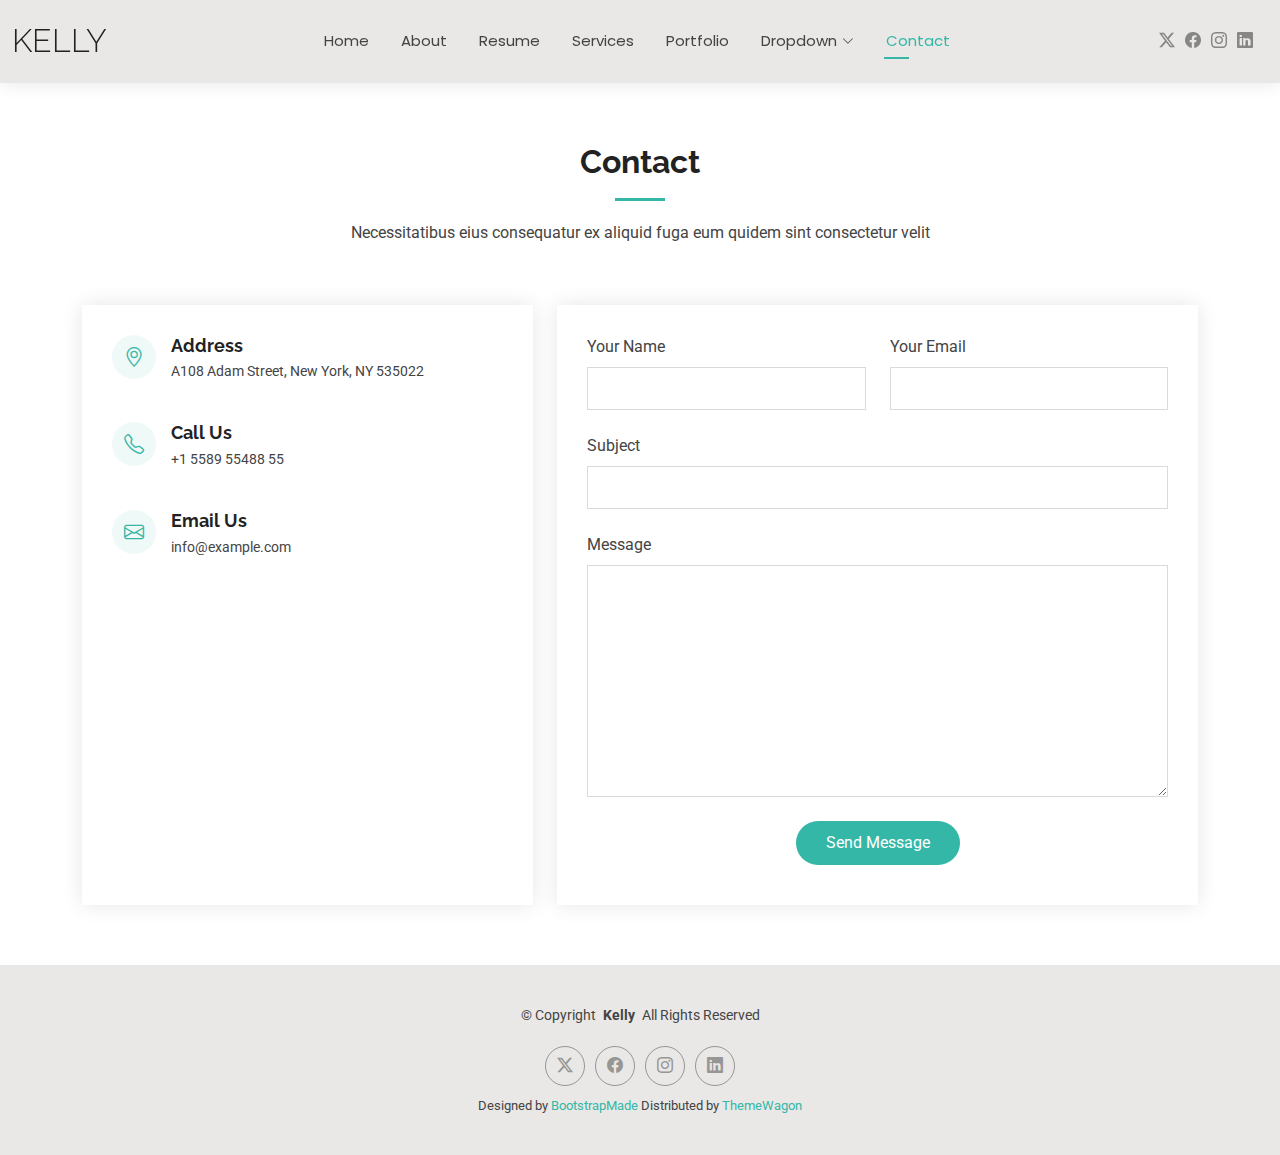
<file: web_template/contact.html>
<!DOCTYPE html>
<html lang="en">

<head>
  <meta charset="utf-8">
  <meta content="width=device-width, initial-scale=1.0" name="viewport">
  <title>Contact - Kelly Bootstrap Template</title>
  <meta name="description" content="">
  <meta name="keywords" content="">

  <!-- Favicons -->
  <link href="assets/img/favicon.png" rel="icon">
  <link href="assets/img/apple-touch-icon.png" rel="apple-touch-icon">

  <!-- Fonts -->
  <link href="https://fonts.googleapis.com" rel="preconnect">
  <link href="https://fonts.gstatic.com" rel="preconnect" crossorigin>
  <link href="https://fonts.googleapis.com/css2?family=Roboto:ital,wght@0,100;0,300;0,400;0,500;0,700;0,900;1,100;1,300;1,400;1,500;1,700;1,900&family=Poppins:ital,wght@0,100;0,200;0,300;0,400;0,500;0,600;0,700;0,800;0,900;1,100;1,200;1,300;1,400;1,500;1,600;1,700;1,800;1,900&family=Raleway:ital,wght@0,100;0,200;0,300;0,400;0,500;0,600;0,700;0,800;0,900;1,100;1,200;1,300;1,400;1,500;1,600;1,700;1,800;1,900&display=swap" rel="stylesheet">

  <!-- Vendor CSS Files -->
  <link href="assets/vendor/bootstrap/css/bootstrap.min.css" rel="stylesheet">
  <link href="assets/vendor/bootstrap-icons/bootstrap-icons.css" rel="stylesheet">
  <link href="assets/vendor/aos/aos.css" rel="stylesheet">
  <link href="assets/vendor/swiper/swiper-bundle.min.css" rel="stylesheet">
  <link href="assets/vendor/glightbox/css/glightbox.min.css" rel="stylesheet">

  <!-- Main CSS File -->
  <link href="assets/css/main.css" rel="stylesheet">

  <!-- =======================================================
  * Template Name: Kelly
  * Template URL: https://bootstrapmade.com/kelly-free-bootstrap-cv-resume-html-template/
  * Updated: Aug 07 2024 with Bootstrap v5.3.3
  * Author: BootstrapMade.com
  * License: https://bootstrapmade.com/license/
  ======================================================== -->
</head>

<body class="contact-page">

  <header id="header" class="header d-flex align-items-center light-background sticky-top">
    <div class="container-fluid position-relative d-flex align-items-center justify-content-between">

      <a href="index.html" class="logo d-flex align-items-center me-auto me-xl-0">
        <!-- Uncomment the line below if you also wish to use an image logo -->
        <!-- <img src="assets/img/logo.png" alt=""> -->
        <h1 class="sitename">Kelly</h1>
      </a>

      <nav id="navmenu" class="navmenu">
        <ul>
          <li><a href="index.html">Home</a></li>
          <li><a href="about.html">About</a></li>
          <li><a href="resume.html">Resume</a></li>
          <li><a href="services.html">Services</a></li>
          <li><a href="portfolio.html">Portfolio</a></li>
          <li class="dropdown"><a href="#"><span>Dropdown</span> <i class="bi bi-chevron-down toggle-dropdown"></i></a>
            <ul>
              <li><a href="#">Dropdown 1</a></li>
              <li class="dropdown"><a href="#"><span>Deep Dropdown</span> <i class="bi bi-chevron-down toggle-dropdown"></i></a>
                <ul>
                  <li><a href="#">Deep Dropdown 1</a></li>
                  <li><a href="#">Deep Dropdown 2</a></li>
                  <li><a href="#">Deep Dropdown 3</a></li>
                  <li><a href="#">Deep Dropdown 4</a></li>
                  <li><a href="#">Deep Dropdown 5</a></li>
                </ul>
              </li>
              <li><a href="#">Dropdown 2</a></li>
              <li><a href="#">Dropdown 3</a></li>
              <li><a href="#">Dropdown 4</a></li>
            </ul>
          </li>
          <li><a href="contact.html" class="active">Contact</a></li>
        </ul>
        <i class="mobile-nav-toggle d-xl-none bi bi-list"></i>
      </nav>

      <div class="header-social-links">
        <a href="#" class="twitter"><i class="bi bi-twitter-x"></i></a>
        <a href="#" class="facebook"><i class="bi bi-facebook"></i></a>
        <a href="#" class="instagram"><i class="bi bi-instagram"></i></a>
        <a href="#" class="linkedin"><i class="bi bi-linkedin"></i></a>
      </div>

    </div>
  </header>

  <main class="main">

    <!-- Contact Section -->
    <section id="contact" class="contact section">

      <!-- Section Title -->
      <div class="container section-title" data-aos="fade-up">
        <h2>Contact</h2>
        <p>Necessitatibus eius consequatur ex aliquid fuga eum quidem sint consectetur velit</p>
      </div><!-- End Section Title -->

      <div class="container" data-aos="fade-up" data-aos-delay="100">

        <div class="row gy-4">

          <div class="col-lg-5">

            <div class="info-wrap">
              <div class="info-item d-flex" data-aos="fade-up" data-aos-delay="200">
                <i class="bi bi-geo-alt flex-shrink-0"></i>
                <div>
                  <h3>Address</h3>
                  <p>A108 Adam Street, New York, NY 535022</p>
                </div>
              </div><!-- End Info Item -->

              <div class="info-item d-flex" data-aos="fade-up" data-aos-delay="300">
                <i class="bi bi-telephone flex-shrink-0"></i>
                <div>
                  <h3>Call Us</h3>
                  <p>+1 5589 55488 55</p>
                </div>
              </div><!-- End Info Item -->

              <div class="info-item d-flex" data-aos="fade-up" data-aos-delay="400">
                <i class="bi bi-envelope flex-shrink-0"></i>
                <div>
                  <h3>Email Us</h3>
                  <p>info@example.com</p>
                </div>
              </div><!-- End Info Item -->

              <iframe src="https://www.google.com/maps/embed?pb=!1m14!1m8!1m3!1d48389.78314118045!2d-74.006138!3d40.710059!3m2!1i1024!2i768!4f13.1!3m3!1m2!1s0x89c25a22a3bda30d%3A0xb89d1fe6bc499443!2sDowntown%20Conference%20Center!5e0!3m2!1sen!2sus!4v1676961268712!5m2!1sen!2sus" frameborder="0" style="border:0; width: 100%; height: 270px;" allowfullscreen="" loading="lazy" referrerpolicy="no-referrer-when-downgrade"></iframe>
            </div>
          </div>

          <div class="col-lg-7">
            <form action="forms/contact.php" method="post" class="php-email-form" data-aos="fade-up" data-aos-delay="200">
              <div class="row gy-4">

                <div class="col-md-6">
                  <label for="name-field" class="pb-2">Your Name</label>
                  <input type="text" name="name" id="name-field" class="form-control" required="">
                </div>

                <div class="col-md-6">
                  <label for="email-field" class="pb-2">Your Email</label>
                  <input type="email" class="form-control" name="email" id="email-field" required="">
                </div>

                <div class="col-md-12">
                  <label for="subject-field" class="pb-2">Subject</label>
                  <input type="text" class="form-control" name="subject" id="subject-field" required="">
                </div>

                <div class="col-md-12">
                  <label for="message-field" class="pb-2">Message</label>
                  <textarea class="form-control" name="message" rows="10" id="message-field" required=""></textarea>
                </div>

                <div class="col-md-12 text-center">
                  <div class="loading">Loading</div>
                  <div class="error-message"></div>
                  <div class="sent-message">Your message has been sent. Thank you!</div>

                  <button type="submit">Send Message</button>
                </div>

              </div>
            </form>
          </div><!-- End Contact Form -->

        </div>

      </div>

    </section><!-- /Contact Section -->

  </main>

  <footer id="footer" class="footer light-background">

    <div class="container">
      <div class="copyright text-center ">
        <p>© <span>Copyright</span> <strong class="px-1 sitename">Kelly</strong> <span>All Rights Reserved<br></span></p>
      </div>
      <div class="social-links d-flex justify-content-center">
        <a href=""><i class="bi bi-twitter-x"></i></a>
        <a href=""><i class="bi bi-facebook"></i></a>
        <a href=""><i class="bi bi-instagram"></i></a>
        <a href=""><i class="bi bi-linkedin"></i></a>
      </div>
      <div class="credits">
        <!-- All the links in the footer should remain intact. -->
        <!-- You can delete the links only if you've purchased the pro version. -->
        <!-- Licensing information: https://bootstrapmade.com/license/ -->
        <!-- Purchase the pro version with working PHP/AJAX contact form: [buy-url] -->
        Designed by <a href="https://bootstrapmade.com/">BootstrapMade</a> Distributed by <a href=“https://themewagon.com>ThemeWagon
      </div>
    </div>

  </footer>

  <!-- Scroll Top -->
  <a href="#" id="scroll-top" class="scroll-top d-flex align-items-center justify-content-center"><i class="bi bi-arrow-up-short"></i></a>

  <!-- Preloader -->
  <div id="preloader"></div>

  <!-- Vendor JS Files -->
  <script src="assets/vendor/bootstrap/js/bootstrap.bundle.min.js"></script>
  <script src="assets/vendor/php-email-form/validate.js"></script>
  <script src="assets/vendor/aos/aos.js"></script>
  <script src="assets/vendor/waypoints/noframework.waypoints.js"></script>
  <script src="assets/vendor/purecounter/purecounter_vanilla.js"></script>
  <script src="assets/vendor/swiper/swiper-bundle.min.js"></script>
  <script src="assets/vendor/glightbox/js/glightbox.min.js"></script>
  <script src="assets/vendor/imagesloaded/imagesloaded.pkgd.min.js"></script>
  <script src="assets/vendor/isotope-layout/isotope.pkgd.min.js"></script>

  <!-- Main JS File -->
  <script src="assets/js/main.js"></script>

</body>

</html>
</file>
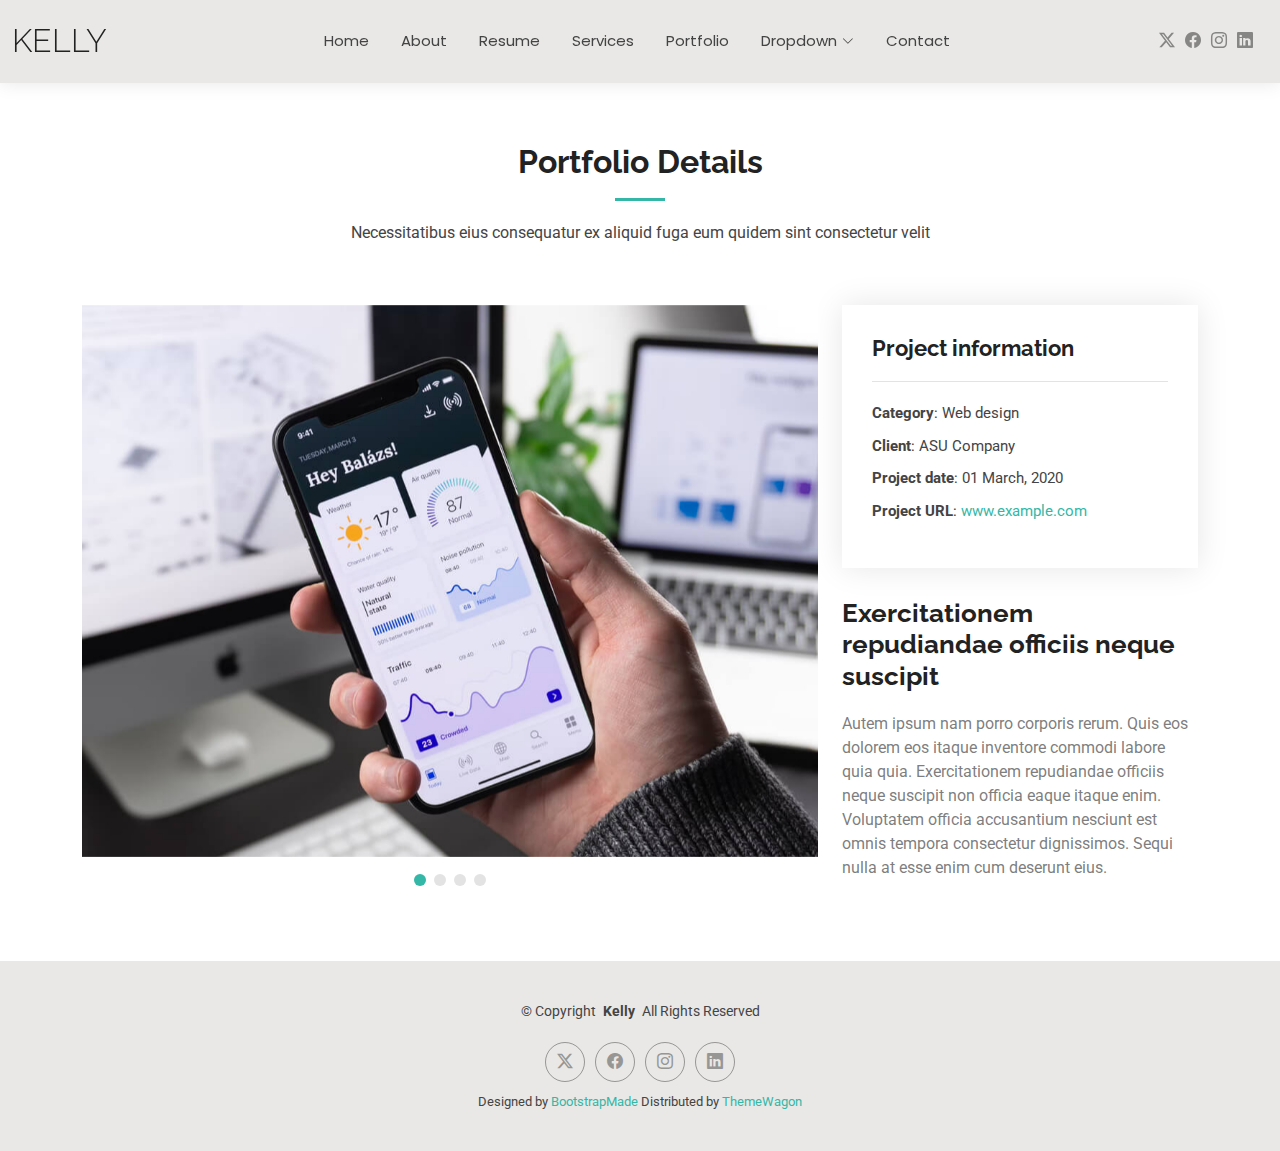
<file: web_template/portfolio-details.html>
<!DOCTYPE html>
<html lang="en">

<head>
  <meta charset="utf-8">
  <meta content="width=device-width, initial-scale=1.0" name="viewport">
  <title>Portfolio Details - Kelly Bootstrap Template</title>
  <meta name="description" content="">
  <meta name="keywords" content="">

  <!-- Favicons -->
  <link href="assets/img/favicon.png" rel="icon">
  <link href="assets/img/apple-touch-icon.png" rel="apple-touch-icon">

  <!-- Fonts -->
  <link href="https://fonts.googleapis.com" rel="preconnect">
  <link href="https://fonts.gstatic.com" rel="preconnect" crossorigin>
  <link href="https://fonts.googleapis.com/css2?family=Roboto:ital,wght@0,100;0,300;0,400;0,500;0,700;0,900;1,100;1,300;1,400;1,500;1,700;1,900&family=Poppins:ital,wght@0,100;0,200;0,300;0,400;0,500;0,600;0,700;0,800;0,900;1,100;1,200;1,300;1,400;1,500;1,600;1,700;1,800;1,900&family=Raleway:ital,wght@0,100;0,200;0,300;0,400;0,500;0,600;0,700;0,800;0,900;1,100;1,200;1,300;1,400;1,500;1,600;1,700;1,800;1,900&display=swap" rel="stylesheet">

  <!-- Vendor CSS Files -->
  <link href="assets/vendor/bootstrap/css/bootstrap.min.css" rel="stylesheet">
  <link href="assets/vendor/bootstrap-icons/bootstrap-icons.css" rel="stylesheet">
  <link href="assets/vendor/aos/aos.css" rel="stylesheet">
  <link href="assets/vendor/swiper/swiper-bundle.min.css" rel="stylesheet">
  <link href="assets/vendor/glightbox/css/glightbox.min.css" rel="stylesheet">

  <!-- Main CSS File -->
  <link href="assets/css/main.css" rel="stylesheet">

  <!-- =======================================================
  * Template Name: Kelly
  * Template URL: https://bootstrapmade.com/kelly-free-bootstrap-cv-resume-html-template/
  * Updated: Aug 07 2024 with Bootstrap v5.3.3
  * Author: BootstrapMade.com
  * License: https://bootstrapmade.com/license/
  ======================================================== -->
</head>

<body class="portfolio-details-page">

  <header id="header" class="header d-flex align-items-center light-background sticky-top">
    <div class="container-fluid position-relative d-flex align-items-center justify-content-between">

      <a href="index.html" class="logo d-flex align-items-center me-auto me-xl-0">
        <!-- Uncomment the line below if you also wish to use an image logo -->
        <!-- <img src="assets/img/logo.png" alt=""> -->
        <h1 class="sitename">Kelly</h1>
      </a>

      <nav id="navmenu" class="navmenu">
        <ul>
          <li><a href="index.html">Home</a></li>
          <li><a href="about.html">About</a></li>
          <li><a href="resume.html">Resume</a></li>
          <li><a href="services.html">Services</a></li>
          <li><a href="portfolio.html">Portfolio</a></li>
          <li class="dropdown"><a href="#"><span>Dropdown</span> <i class="bi bi-chevron-down toggle-dropdown"></i></a>
            <ul>
              <li><a href="#">Dropdown 1</a></li>
              <li class="dropdown"><a href="#"><span>Deep Dropdown</span> <i class="bi bi-chevron-down toggle-dropdown"></i></a>
                <ul>
                  <li><a href="#">Deep Dropdown 1</a></li>
                  <li><a href="#">Deep Dropdown 2</a></li>
                  <li><a href="#">Deep Dropdown 3</a></li>
                  <li><a href="#">Deep Dropdown 4</a></li>
                  <li><a href="#">Deep Dropdown 5</a></li>
                </ul>
              </li>
              <li><a href="#">Dropdown 2</a></li>
              <li><a href="#">Dropdown 3</a></li>
              <li><a href="#">Dropdown 4</a></li>
            </ul>
          </li>
          <li><a href="contact.html">Contact</a></li>
        </ul>
        <i class="mobile-nav-toggle d-xl-none bi bi-list"></i>
      </nav>

      <div class="header-social-links">
        <a href="#" class="twitter"><i class="bi bi-twitter-x"></i></a>
        <a href="#" class="facebook"><i class="bi bi-facebook"></i></a>
        <a href="#" class="instagram"><i class="bi bi-instagram"></i></a>
        <a href="#" class="linkedin"><i class="bi bi-linkedin"></i></a>
      </div>

    </div>
  </header>

  <main class="main">

    <!-- Portfolio Details Section -->
    <section id="portfolio-details" class="portfolio-details section">

      <!-- Section Title -->
      <div class="container section-title" data-aos="fade-up">
        <h2>Portfolio Details</h2>
        <p>Necessitatibus eius consequatur ex aliquid fuga eum quidem sint consectetur velit</p>
      </div><!-- End Section Title -->

      <div class="container" data-aos="fade-up" data-aos-delay="100">

        <div class="row gy-4">

          <div class="col-lg-8">
            <div class="portfolio-details-slider swiper init-swiper">

              <script type="application/json" class="swiper-config">
                {
                  "loop": true,
                  "speed": 600,
                  "autoplay": {
                    "delay": 5000
                  },
                  "slidesPerView": "auto",
                  "pagination": {
                    "el": ".swiper-pagination",
                    "type": "bullets",
                    "clickable": true
                  }
                }
              </script>

              <div class="swiper-wrapper align-items-center">

                <div class="swiper-slide">
                  <img src="assets/img/portfolio/app-1.jpg" alt="">
                </div>

                <div class="swiper-slide">
                  <img src="assets/img/portfolio/product-1.jpg" alt="">
                </div>

                <div class="swiper-slide">
                  <img src="assets/img/portfolio/branding-1.jpg" alt="">
                </div>

                <div class="swiper-slide">
                  <img src="assets/img/portfolio/books-1.jpg" alt="">
                </div>

              </div>
              <div class="swiper-pagination"></div>
            </div>
          </div>

          <div class="col-lg-4">
            <div class="portfolio-info" data-aos="fade-up" data-aos-delay="200">
              <h3>Project information</h3>
              <ul>
                <li><strong>Category</strong>: Web design</li>
                <li><strong>Client</strong>: ASU Company</li>
                <li><strong>Project date</strong>: 01 March, 2020</li>
                <li><strong>Project URL</strong>: <a href="#">www.example.com</a></li>
              </ul>
            </div>
            <div class="portfolio-description" data-aos="fade-up" data-aos-delay="300">
              <h2>Exercitationem repudiandae officiis neque suscipit</h2>
              <p>
                Autem ipsum nam porro corporis rerum. Quis eos dolorem eos itaque inventore commodi labore quia quia. Exercitationem repudiandae officiis neque suscipit non officia eaque itaque enim. Voluptatem officia accusantium nesciunt est omnis tempora consectetur dignissimos. Sequi nulla at esse enim cum deserunt eius.
              </p>
            </div>
          </div>

        </div>

      </div>

    </section><!-- /Portfolio Details Section -->

  </main>

  <footer id="footer" class="footer light-background">

    <div class="container">
      <div class="copyright text-center ">
        <p>© <span>Copyright</span> <strong class="px-1 sitename">Kelly</strong> <span>All Rights Reserved<br></span></p>
      </div>
      <div class="social-links d-flex justify-content-center">
        <a href=""><i class="bi bi-twitter-x"></i></a>
        <a href=""><i class="bi bi-facebook"></i></a>
        <a href=""><i class="bi bi-instagram"></i></a>
        <a href=""><i class="bi bi-linkedin"></i></a>
      </div>
      <div class="credits">
        <!-- All the links in the footer should remain intact. -->
        <!-- You can delete the links only if you've purchased the pro version. -->
        <!-- Licensing information: https://bootstrapmade.com/license/ -->
        <!-- Purchase the pro version with working PHP/AJAX contact form: [buy-url] -->
        Designed by <a href="https://bootstrapmade.com/">BootstrapMade</a> Distributed by <a href=“https://themewagon.com>ThemeWagon
      </div>
    </div>

  </footer>

  <!-- Scroll Top -->
  <a href="#" id="scroll-top" class="scroll-top d-flex align-items-center justify-content-center"><i class="bi bi-arrow-up-short"></i></a>

  <!-- Preloader -->
  <div id="preloader"></div>

  <!-- Vendor JS Files -->
  <script src="assets/vendor/bootstrap/js/bootstrap.bundle.min.js"></script>
  <script src="assets/vendor/php-email-form/validate.js"></script>
  <script src="assets/vendor/aos/aos.js"></script>
  <script src="assets/vendor/waypoints/noframework.waypoints.js"></script>
  <script src="assets/vendor/purecounter/purecounter_vanilla.js"></script>
  <script src="assets/vendor/swiper/swiper-bundle.min.js"></script>
  <script src="assets/vendor/glightbox/js/glightbox.min.js"></script>
  <script src="assets/vendor/imagesloaded/imagesloaded.pkgd.min.js"></script>
  <script src="assets/vendor/isotope-layout/isotope.pkgd.min.js"></script>

  <!-- Main JS File -->
  <script src="assets/js/main.js"></script>

</body>

</html>
</file>
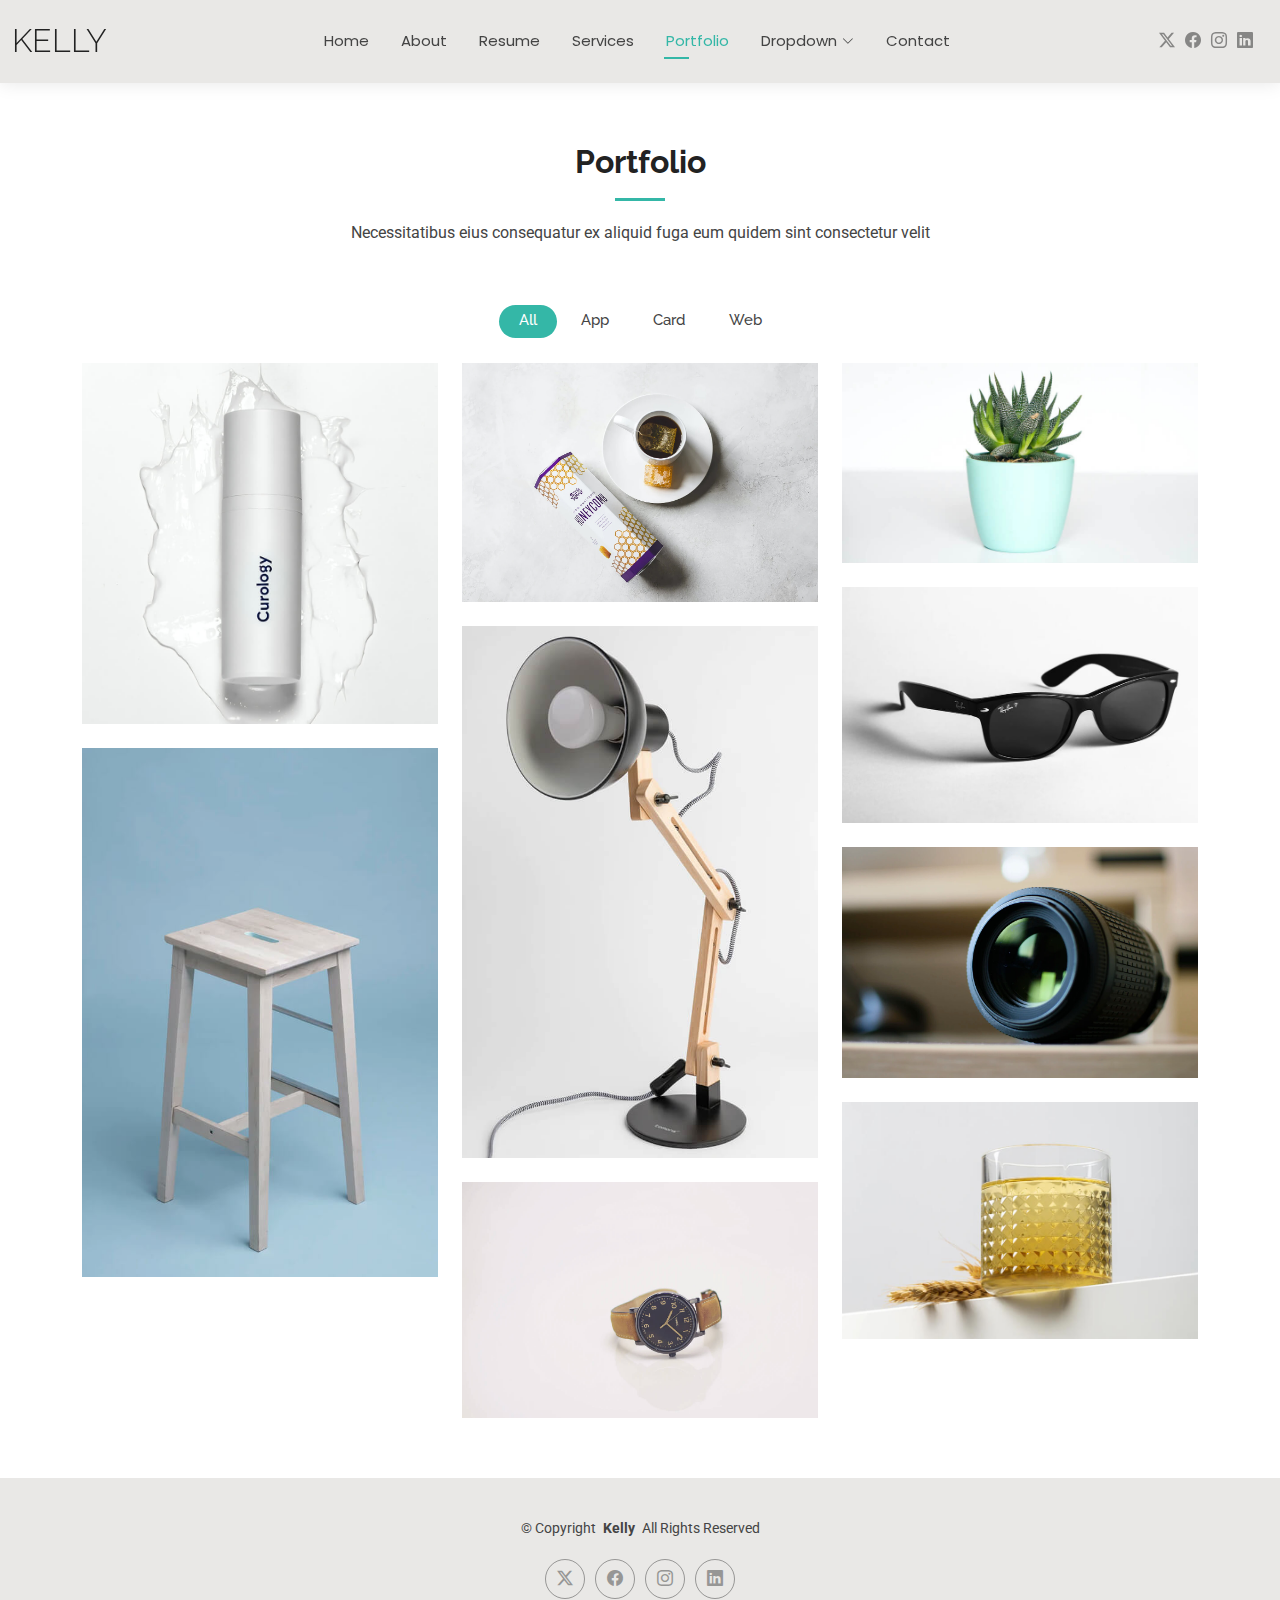
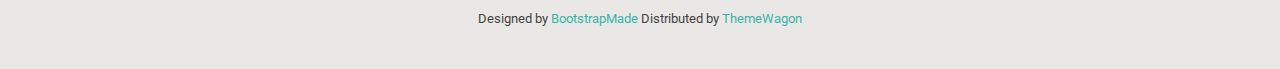
<file: web_template/portfolio.html>
<!DOCTYPE html>
<html lang="en">

<head>
  <meta charset="utf-8">
  <meta content="width=device-width, initial-scale=1.0" name="viewport">
  <title>Portfolio - Kelly Bootstrap Template</title>
  <meta name="description" content="">
  <meta name="keywords" content="">

  <!-- Favicons -->
  <link href="assets/img/favicon.png" rel="icon">
  <link href="assets/img/apple-touch-icon.png" rel="apple-touch-icon">

  <!-- Fonts -->
  <link href="https://fonts.googleapis.com" rel="preconnect">
  <link href="https://fonts.gstatic.com" rel="preconnect" crossorigin>
  <link href="https://fonts.googleapis.com/css2?family=Roboto:ital,wght@0,100;0,300;0,400;0,500;0,700;0,900;1,100;1,300;1,400;1,500;1,700;1,900&family=Poppins:ital,wght@0,100;0,200;0,300;0,400;0,500;0,600;0,700;0,800;0,900;1,100;1,200;1,300;1,400;1,500;1,600;1,700;1,800;1,900&family=Raleway:ital,wght@0,100;0,200;0,300;0,400;0,500;0,600;0,700;0,800;0,900;1,100;1,200;1,300;1,400;1,500;1,600;1,700;1,800;1,900&display=swap" rel="stylesheet">

  <!-- Vendor CSS Files -->
  <link href="assets/vendor/bootstrap/css/bootstrap.min.css" rel="stylesheet">
  <link href="assets/vendor/bootstrap-icons/bootstrap-icons.css" rel="stylesheet">
  <link href="assets/vendor/aos/aos.css" rel="stylesheet">
  <link href="assets/vendor/swiper/swiper-bundle.min.css" rel="stylesheet">
  <link href="assets/vendor/glightbox/css/glightbox.min.css" rel="stylesheet">

  <!-- Main CSS File -->
  <link href="assets/css/main.css" rel="stylesheet">

  <!-- =======================================================
  * Template Name: Kelly
  * Template URL: https://bootstrapmade.com/kelly-free-bootstrap-cv-resume-html-template/
  * Updated: Aug 07 2024 with Bootstrap v5.3.3
  * Author: BootstrapMade.com
  * License: https://bootstrapmade.com/license/
  ======================================================== -->
</head>

<body class="portfolio-page">

  <header id="header" class="header d-flex align-items-center light-background sticky-top">
    <div class="container-fluid position-relative d-flex align-items-center justify-content-between">

      <a href="index.html" class="logo d-flex align-items-center me-auto me-xl-0">
        <!-- Uncomment the line below if you also wish to use an image logo -->
        <!-- <img src="assets/img/logo.png" alt=""> -->
        <h1 class="sitename">Kelly</h1>
      </a>

      <nav id="navmenu" class="navmenu">
        <ul>
          <li><a href="index.html">Home</a></li>
          <li><a href="about.html">About</a></li>
          <li><a href="resume.html">Resume</a></li>
          <li><a href="services.html">Services</a></li>
          <li><a href="portfolio.html" class="active">Portfolio</a></li>
          <li class="dropdown"><a href="#"><span>Dropdown</span> <i class="bi bi-chevron-down toggle-dropdown"></i></a>
            <ul>
              <li><a href="#">Dropdown 1</a></li>
              <li class="dropdown"><a href="#"><span>Deep Dropdown</span> <i class="bi bi-chevron-down toggle-dropdown"></i></a>
                <ul>
                  <li><a href="#">Deep Dropdown 1</a></li>
                  <li><a href="#">Deep Dropdown 2</a></li>
                  <li><a href="#">Deep Dropdown 3</a></li>
                  <li><a href="#">Deep Dropdown 4</a></li>
                  <li><a href="#">Deep Dropdown 5</a></li>
                </ul>
              </li>
              <li><a href="#">Dropdown 2</a></li>
              <li><a href="#">Dropdown 3</a></li>
              <li><a href="#">Dropdown 4</a></li>
            </ul>
          </li>
          <li><a href="contact.html">Contact</a></li>
        </ul>
        <i class="mobile-nav-toggle d-xl-none bi bi-list"></i>
      </nav>

      <div class="header-social-links">
        <a href="#" class="twitter"><i class="bi bi-twitter-x"></i></a>
        <a href="#" class="facebook"><i class="bi bi-facebook"></i></a>
        <a href="#" class="instagram"><i class="bi bi-instagram"></i></a>
        <a href="#" class="linkedin"><i class="bi bi-linkedin"></i></a>
      </div>

    </div>
  </header>

  <main class="main">

    <!-- Portfolio Section -->
    <section id="portfolio" class="portfolio section">

      <!-- Section Title -->
      <div class="container section-title" data-aos="fade-up">
        <h2>Portfolio</h2>
        <p>Necessitatibus eius consequatur ex aliquid fuga eum quidem sint consectetur velit</p>
      </div><!-- End Section Title -->

      <div class="container">

        <div class="isotope-layout" data-default-filter="*" data-layout="masonry" data-sort="original-order">

          <ul class="portfolio-filters isotope-filters" data-aos="fade-up" data-aos-delay="100">
            <li data-filter="*" class="filter-active">All</li>
            <li data-filter=".filter-app">App</li>
            <li data-filter=".filter-product">Card</li>
            <li data-filter=".filter-branding">Web</li>
          </ul><!-- End Portfolio Filters -->

          <div class="row gy-4 isotope-container" data-aos="fade-up" data-aos-delay="200">

            <div class="col-lg-4 col-md-6 portfolio-item isotope-item filter-app">
              <img src="assets/img/masonry-portfolio/masonry-portfolio-1.jpg" class="img-fluid" alt="">
              <div class="portfolio-info">
                <h4>App 1</h4>
                <p>Lorem ipsum, dolor sit</p>
                <a href="assets/img/masonry-portfolio/masonry-portfolio-1.jpg" title="App 1" data-gallery="portfolio-gallery-app" class="glightbox preview-link"><i class="bi bi-zoom-in"></i></a>
                <a href="portfolio-details.html" title="More Details" class="details-link"><i class="bi bi-link-45deg"></i></a>
              </div>
            </div><!-- End Portfolio Item -->

            <div class="col-lg-4 col-md-6 portfolio-item isotope-item filter-product">
              <img src="assets/img/masonry-portfolio/masonry-portfolio-2.jpg" class="img-fluid" alt="">
              <div class="portfolio-info">
                <h4>Product 1</h4>
                <p>Lorem ipsum, dolor sit</p>
                <a href="assets/img/masonry-portfolio/masonry-portfolio-2.jpg" title="Product 1" data-gallery="portfolio-gallery-product" class="glightbox preview-link"><i class="bi bi-zoom-in"></i></a>
                <a href="portfolio-details.html" title="More Details" class="details-link"><i class="bi bi-link-45deg"></i></a>
              </div>
            </div><!-- End Portfolio Item -->

            <div class="col-lg-4 col-md-6 portfolio-item isotope-item filter-branding">
              <img src="assets/img/masonry-portfolio/masonry-portfolio-3.jpg" class="img-fluid" alt="">
              <div class="portfolio-info">
                <h4>Branding 1</h4>
                <p>Lorem ipsum, dolor sit</p>
                <a href="assets/img/masonry-portfolio/masonry-portfolio-3.jpg" title="Branding 1" data-gallery="portfolio-gallery-branding" class="glightbox preview-link"><i class="bi bi-zoom-in"></i></a>
                <a href="portfolio-details.html" title="More Details" class="details-link"><i class="bi bi-link-45deg"></i></a>
              </div>
            </div><!-- End Portfolio Item -->

            <div class="col-lg-4 col-md-6 portfolio-item isotope-item filter-app">
              <img src="assets/img/masonry-portfolio/masonry-portfolio-4.jpg" class="img-fluid" alt="">
              <div class="portfolio-info">
                <h4>App 2</h4>
                <p>Lorem ipsum, dolor sit</p>
                <a href="assets/img/masonry-portfolio/masonry-portfolio-4.jpg" title="App 2" data-gallery="portfolio-gallery-app" class="glightbox preview-link"><i class="bi bi-zoom-in"></i></a>
                <a href="portfolio-details.html" title="More Details" class="details-link"><i class="bi bi-link-45deg"></i></a>
              </div>
            </div><!-- End Portfolio Item -->

            <div class="col-lg-4 col-md-6 portfolio-item isotope-item filter-product">
              <img src="assets/img/masonry-portfolio/masonry-portfolio-5.jpg" class="img-fluid" alt="">
              <div class="portfolio-info">
                <h4>Product 2</h4>
                <p>Lorem ipsum, dolor sit</p>
                <a href="assets/img/masonry-portfolio/masonry-portfolio-5.jpg" title="Product 2" data-gallery="portfolio-gallery-product" class="glightbox preview-link"><i class="bi bi-zoom-in"></i></a>
                <a href="portfolio-details.html" title="More Details" class="details-link"><i class="bi bi-link-45deg"></i></a>
              </div>
            </div><!-- End Portfolio Item -->

            <div class="col-lg-4 col-md-6 portfolio-item isotope-item filter-branding">
              <img src="assets/img/masonry-portfolio/masonry-portfolio-6.jpg" class="img-fluid" alt="">
              <div class="portfolio-info">
                <h4>Branding 2</h4>
                <p>Lorem ipsum, dolor sit</p>
                <a href="assets/img/masonry-portfolio/masonry-portfolio-6.jpg" title="Branding 2" data-gallery="portfolio-gallery-branding" class="glightbox preview-link"><i class="bi bi-zoom-in"></i></a>
                <a href="portfolio-details.html" title="More Details" class="details-link"><i class="bi bi-link-45deg"></i></a>
              </div>
            </div><!-- End Portfolio Item -->

            <div class="col-lg-4 col-md-6 portfolio-item isotope-item filter-app">
              <img src="assets/img/masonry-portfolio/masonry-portfolio-7.jpg" class="img-fluid" alt="">
              <div class="portfolio-info">
                <h4>App 3</h4>
                <p>Lorem ipsum, dolor sit</p>
                <a href="assets/img/masonry-portfolio/masonry-portfolio-7.jpg" title="App 3" data-gallery="portfolio-gallery-app" class="glightbox preview-link"><i class="bi bi-zoom-in"></i></a>
                <a href="portfolio-details.html" title="More Details" class="details-link"><i class="bi bi-link-45deg"></i></a>
              </div>
            </div><!-- End Portfolio Item -->

            <div class="col-lg-4 col-md-6 portfolio-item isotope-item filter-product">
              <img src="assets/img/masonry-portfolio/masonry-portfolio-8.jpg" class="img-fluid" alt="">
              <div class="portfolio-info">
                <h4>Product 3</h4>
                <p>Lorem ipsum, dolor sit</p>
                <a href="assets/img/masonry-portfolio/masonry-portfolio-8.jpg" title="Product 3" data-gallery="portfolio-gallery-product" class="glightbox preview-link"><i class="bi bi-zoom-in"></i></a>
                <a href="portfolio-details.html" title="More Details" class="details-link"><i class="bi bi-link-45deg"></i></a>
              </div>
            </div><!-- End Portfolio Item -->

            <div class="col-lg-4 col-md-6 portfolio-item isotope-item filter-branding">
              <img src="assets/img/masonry-portfolio/masonry-portfolio-9.jpg" class="img-fluid" alt="">
              <div class="portfolio-info">
                <h4>Branding 3</h4>
                <p>Lorem ipsum, dolor sit</p>
                <a href="assets/img/masonry-portfolio/masonry-portfolio-9.jpg" title="Branding 2" data-gallery="portfolio-gallery-branding" class="glightbox preview-link"><i class="bi bi-zoom-in"></i></a>
                <a href="portfolio-details.html" title="More Details" class="details-link"><i class="bi bi-link-45deg"></i></a>
              </div>
            </div><!-- End Portfolio Item -->

          </div><!-- End Portfolio Container -->

        </div>

      </div>

    </section><!-- /Portfolio Section -->

  </main>

  <footer id="footer" class="footer light-background">

    <div class="container">
      <div class="copyright text-center ">
        <p>© <span>Copyright</span> <strong class="px-1 sitename">Kelly</strong> <span>All Rights Reserved<br></span></p>
      </div>
      <div class="social-links d-flex justify-content-center">
        <a href=""><i class="bi bi-twitter-x"></i></a>
        <a href=""><i class="bi bi-facebook"></i></a>
        <a href=""><i class="bi bi-instagram"></i></a>
        <a href=""><i class="bi bi-linkedin"></i></a>
      </div>
      <div class="credits">
        <!-- All the links in the footer should remain intact. -->
        <!-- You can delete the links only if you've purchased the pro version. -->
        <!-- Licensing information: https://bootstrapmade.com/license/ -->
        <!-- Purchase the pro version with working PHP/AJAX contact form: [buy-url] -->
        Designed by <a href="https://bootstrapmade.com/">BootstrapMade</a> Distributed by <a href=“https://themewagon.com>ThemeWagon
      </div>
    </div>

  </footer>

  <!-- Scroll Top -->
  <a href="#" id="scroll-top" class="scroll-top d-flex align-items-center justify-content-center"><i class="bi bi-arrow-up-short"></i></a>

  <!-- Preloader -->
  <div id="preloader"></div>

  <!-- Vendor JS Files -->
  <script src="assets/vendor/bootstrap/js/bootstrap.bundle.min.js"></script>
  <script src="assets/vendor/php-email-form/validate.js"></script>
  <script src="assets/vendor/aos/aos.js"></script>
  <script src="assets/vendor/waypoints/noframework.waypoints.js"></script>
  <script src="assets/vendor/purecounter/purecounter_vanilla.js"></script>
  <script src="assets/vendor/swiper/swiper-bundle.min.js"></script>
  <script src="assets/vendor/glightbox/js/glightbox.min.js"></script>
  <script src="assets/vendor/imagesloaded/imagesloaded.pkgd.min.js"></script>
  <script src="assets/vendor/isotope-layout/isotope.pkgd.min.js"></script>

  <!-- Main JS File -->
  <script src="assets/js/main.js"></script>

</body>

</html>
</file>
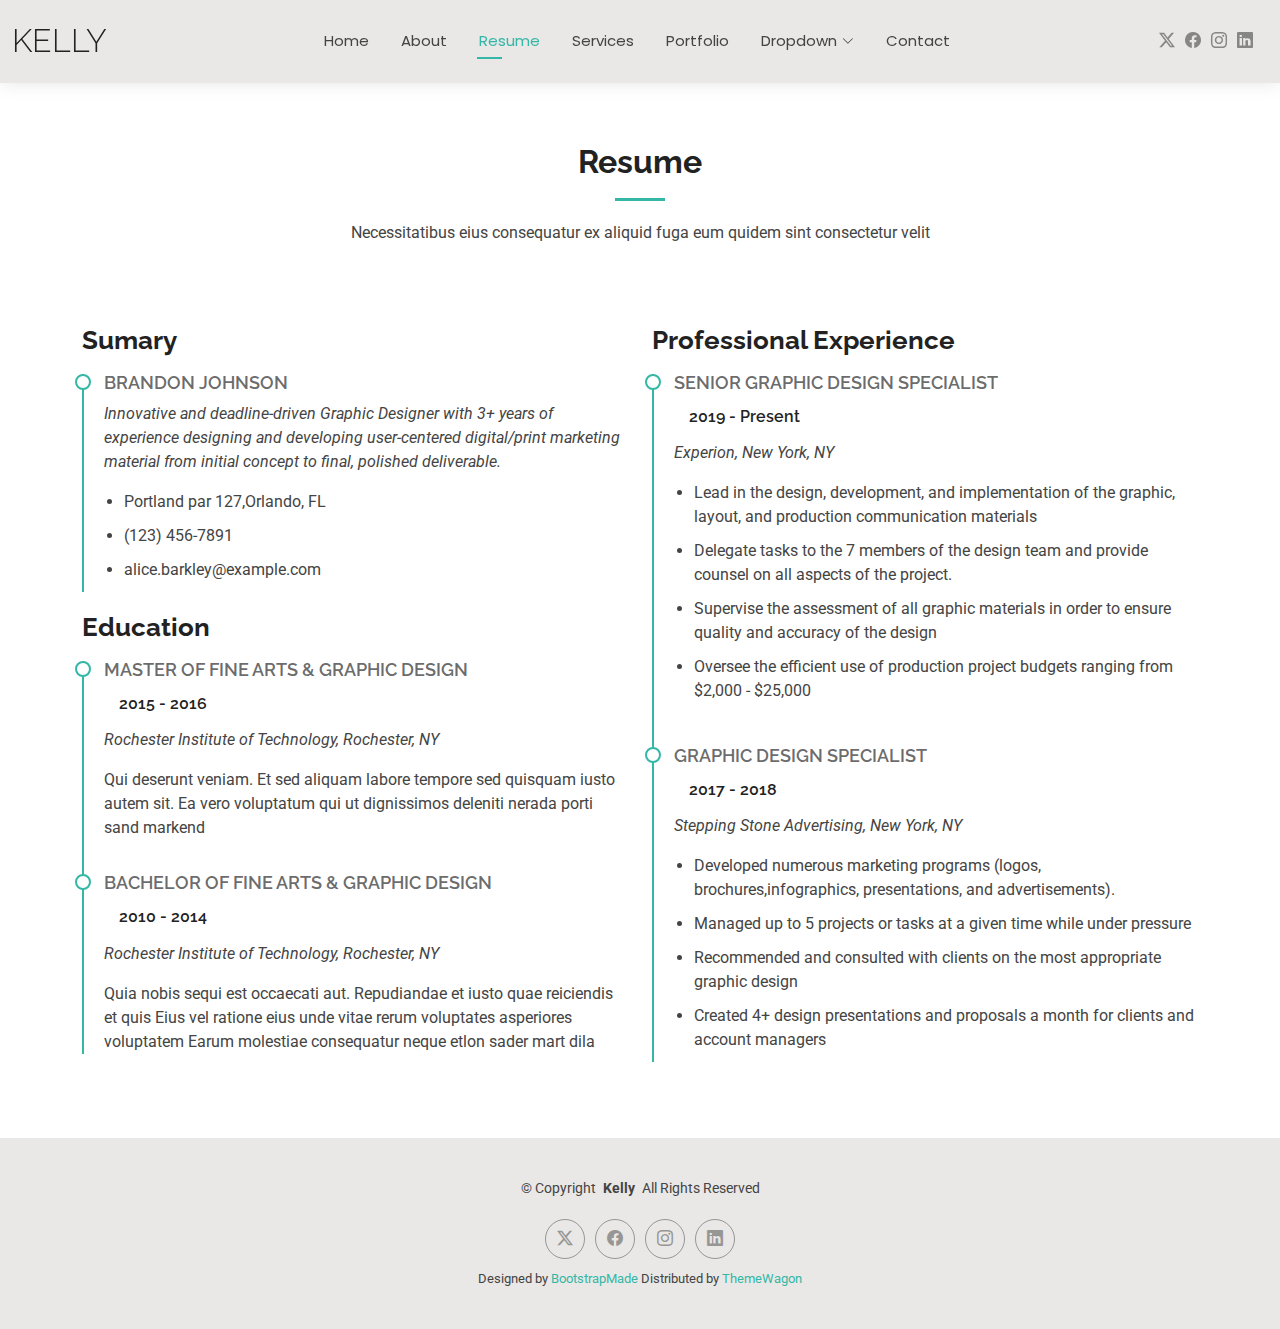
<file: web_template/resume.html>
<!DOCTYPE html>
<html lang="en">

<head>
  <meta charset="utf-8">
  <meta content="width=device-width, initial-scale=1.0" name="viewport">
  <title>Resume - Kelly Bootstrap Template</title>
  <meta name="description" content="">
  <meta name="keywords" content="">

  <!-- Favicons -->
  <link href="assets/img/favicon.png" rel="icon">
  <link href="assets/img/apple-touch-icon.png" rel="apple-touch-icon">

  <!-- Fonts -->
  <link href="https://fonts.googleapis.com" rel="preconnect">
  <link href="https://fonts.gstatic.com" rel="preconnect" crossorigin>
  <link href="https://fonts.googleapis.com/css2?family=Roboto:ital,wght@0,100;0,300;0,400;0,500;0,700;0,900;1,100;1,300;1,400;1,500;1,700;1,900&family=Poppins:ital,wght@0,100;0,200;0,300;0,400;0,500;0,600;0,700;0,800;0,900;1,100;1,200;1,300;1,400;1,500;1,600;1,700;1,800;1,900&family=Raleway:ital,wght@0,100;0,200;0,300;0,400;0,500;0,600;0,700;0,800;0,900;1,100;1,200;1,300;1,400;1,500;1,600;1,700;1,800;1,900&display=swap" rel="stylesheet">

  <!-- Vendor CSS Files -->
  <link href="assets/vendor/bootstrap/css/bootstrap.min.css" rel="stylesheet">
  <link href="assets/vendor/bootstrap-icons/bootstrap-icons.css" rel="stylesheet">
  <link href="assets/vendor/aos/aos.css" rel="stylesheet">
  <link href="assets/vendor/swiper/swiper-bundle.min.css" rel="stylesheet">
  <link href="assets/vendor/glightbox/css/glightbox.min.css" rel="stylesheet">

  <!-- Main CSS File -->
  <link href="assets/css/main.css" rel="stylesheet">

  <!-- =======================================================
  * Template Name: Kelly
  * Template URL: https://bootstrapmade.com/kelly-free-bootstrap-cv-resume-html-template/
  * Updated: Aug 07 2024 with Bootstrap v5.3.3
  * Author: BootstrapMade.com
  * License: https://bootstrapmade.com/license/
  ======================================================== -->
</head>

<body class="resume-page">

  <header id="header" class="header d-flex align-items-center light-background sticky-top">
    <div class="container-fluid position-relative d-flex align-items-center justify-content-between">

      <a href="index.html" class="logo d-flex align-items-center me-auto me-xl-0">
        <!-- Uncomment the line below if you also wish to use an image logo -->
        <!-- <img src="assets/img/logo.png" alt=""> -->
        <h1 class="sitename">Kelly</h1>
      </a>

      <nav id="navmenu" class="navmenu">
        <ul>
          <li><a href="index.html">Home</a></li>
          <li><a href="about.html">About</a></li>
          <li><a href="resume.html" class="active">Resume</a></li>
          <li><a href="services.html">Services</a></li>
          <li><a href="portfolio.html">Portfolio</a></li>
          <li class="dropdown"><a href="#"><span>Dropdown</span> <i class="bi bi-chevron-down toggle-dropdown"></i></a>
            <ul>
              <li><a href="#">Dropdown 1</a></li>
              <li class="dropdown"><a href="#"><span>Deep Dropdown</span> <i class="bi bi-chevron-down toggle-dropdown"></i></a>
                <ul>
                  <li><a href="#">Deep Dropdown 1</a></li>
                  <li><a href="#">Deep Dropdown 2</a></li>
                  <li><a href="#">Deep Dropdown 3</a></li>
                  <li><a href="#">Deep Dropdown 4</a></li>
                  <li><a href="#">Deep Dropdown 5</a></li>
                </ul>
              </li>
              <li><a href="#">Dropdown 2</a></li>
              <li><a href="#">Dropdown 3</a></li>
              <li><a href="#">Dropdown 4</a></li>
            </ul>
          </li>
          <li><a href="contact.html">Contact</a></li>
        </ul>
        <i class="mobile-nav-toggle d-xl-none bi bi-list"></i>
      </nav>

      <div class="header-social-links">
        <a href="#" class="twitter"><i class="bi bi-twitter-x"></i></a>
        <a href="#" class="facebook"><i class="bi bi-facebook"></i></a>
        <a href="#" class="instagram"><i class="bi bi-instagram"></i></a>
        <a href="#" class="linkedin"><i class="bi bi-linkedin"></i></a>
      </div>

    </div>
  </header>

  <main class="main">

    <!-- Resume Section -->
    <section id="resume" class="resume section">

      <!-- Section Title -->
      <div class="container section-title" data-aos="fade-up">
        <h2>Resume</h2>
        <p>Necessitatibus eius consequatur ex aliquid fuga eum quidem sint consectetur velit</p>
      </div><!-- End Section Title -->

      <div class="container">

        <div class="row">

          <div class="col-lg-6" data-aos="fade-up" data-aos-delay="100">
            <h3 class="resume-title">Sumary</h3>

            <div class="resume-item pb-0">
              <h4>Brandon Johnson</h4>
              <p><em>Innovative and deadline-driven Graphic Designer with 3+ years of experience designing and developing user-centered digital/print marketing material from initial concept to final, polished deliverable.</em></p>
              <ul>
                <li>Portland par 127,Orlando, FL</li>
                <li>(123) 456-7891</li>
                <li>alice.barkley@example.com</li>
              </ul>
            </div><!-- Edn Resume Item -->

            <h3 class="resume-title">Education</h3>
            <div class="resume-item">
              <h4>Master of Fine Arts &amp; Graphic Design</h4>
              <h5>2015 - 2016</h5>
              <p><em>Rochester Institute of Technology, Rochester, NY</em></p>
              <p>Qui deserunt veniam. Et sed aliquam labore tempore sed quisquam iusto autem sit. Ea vero voluptatum qui ut dignissimos deleniti nerada porti sand markend</p>
            </div><!-- Edn Resume Item -->

            <div class="resume-item">
              <h4>Bachelor of Fine Arts &amp; Graphic Design</h4>
              <h5>2010 - 2014</h5>
              <p><em>Rochester Institute of Technology, Rochester, NY</em></p>
              <p>Quia nobis sequi est occaecati aut. Repudiandae et iusto quae reiciendis et quis Eius vel ratione eius unde vitae rerum voluptates asperiores voluptatem Earum molestiae consequatur neque etlon sader mart dila</p>
            </div><!-- Edn Resume Item -->

          </div>

          <div class="col-lg-6" data-aos="fade-up" data-aos-delay="200">
            <h3 class="resume-title">Professional Experience</h3>
            <div class="resume-item">
              <h4>Senior graphic design specialist</h4>
              <h5>2019 - Present</h5>
              <p><em>Experion, New York, NY </em></p>
              <ul>
                <li>Lead in the design, development, and implementation of the graphic, layout, and production communication materials</li>
                <li>Delegate tasks to the 7 members of the design team and provide counsel on all aspects of the project. </li>
                <li>Supervise the assessment of all graphic materials in order to ensure quality and accuracy of the design</li>
                <li>Oversee the efficient use of production project budgets ranging from $2,000 - $25,000</li>
              </ul>
            </div><!-- Edn Resume Item -->

            <div class="resume-item">
              <h4>Graphic design specialist</h4>
              <h5>2017 - 2018</h5>
              <p><em>Stepping Stone Advertising, New York, NY</em></p>
              <ul>
                <li>Developed numerous marketing programs (logos, brochures,infographics, presentations, and advertisements).</li>
                <li>Managed up to 5 projects or tasks at a given time while under pressure</li>
                <li>Recommended and consulted with clients on the most appropriate graphic design</li>
                <li>Created 4+ design presentations and proposals a month for clients and account managers</li>
              </ul>
            </div><!-- Edn Resume Item -->

          </div>

        </div>

      </div>

    </section><!-- /Resume Section -->

  </main>

  <footer id="footer" class="footer light-background">

    <div class="container">
      <div class="copyright text-center ">
        <p>© <span>Copyright</span> <strong class="px-1 sitename">Kelly</strong> <span>All Rights Reserved<br></span></p>
      </div>
      <div class="social-links d-flex justify-content-center">
        <a href=""><i class="bi bi-twitter-x"></i></a>
        <a href=""><i class="bi bi-facebook"></i></a>
        <a href=""><i class="bi bi-instagram"></i></a>
        <a href=""><i class="bi bi-linkedin"></i></a>
      </div>
      <div class="credits">
        <!-- All the links in the footer should remain intact. -->
        <!-- You can delete the links only if you've purchased the pro version. -->
        <!-- Licensing information: https://bootstrapmade.com/license/ -->
        <!-- Purchase the pro version with working PHP/AJAX contact form: [buy-url] -->
        Designed by <a href="https://bootstrapmade.com/">BootstrapMade</a> Distributed by <a href=“https://themewagon.com>ThemeWagon
      </div>
    </div>

  </footer>

  <!-- Scroll Top -->
  <a href="#" id="scroll-top" class="scroll-top d-flex align-items-center justify-content-center"><i class="bi bi-arrow-up-short"></i></a>

  <!-- Preloader -->
  <div id="preloader"></div>

  <!-- Vendor JS Files -->
  <script src="assets/vendor/bootstrap/js/bootstrap.bundle.min.js"></script>
  <script src="assets/vendor/php-email-form/validate.js"></script>
  <script src="assets/vendor/aos/aos.js"></script>
  <script src="assets/vendor/waypoints/noframework.waypoints.js"></script>
  <script src="assets/vendor/purecounter/purecounter_vanilla.js"></script>
  <script src="assets/vendor/swiper/swiper-bundle.min.js"></script>
  <script src="assets/vendor/glightbox/js/glightbox.min.js"></script>
  <script src="assets/vendor/imagesloaded/imagesloaded.pkgd.min.js"></script>
  <script src="assets/vendor/isotope-layout/isotope.pkgd.min.js"></script>

  <!-- Main JS File -->
  <script src="assets/js/main.js"></script>

</body>

</html>
</file>
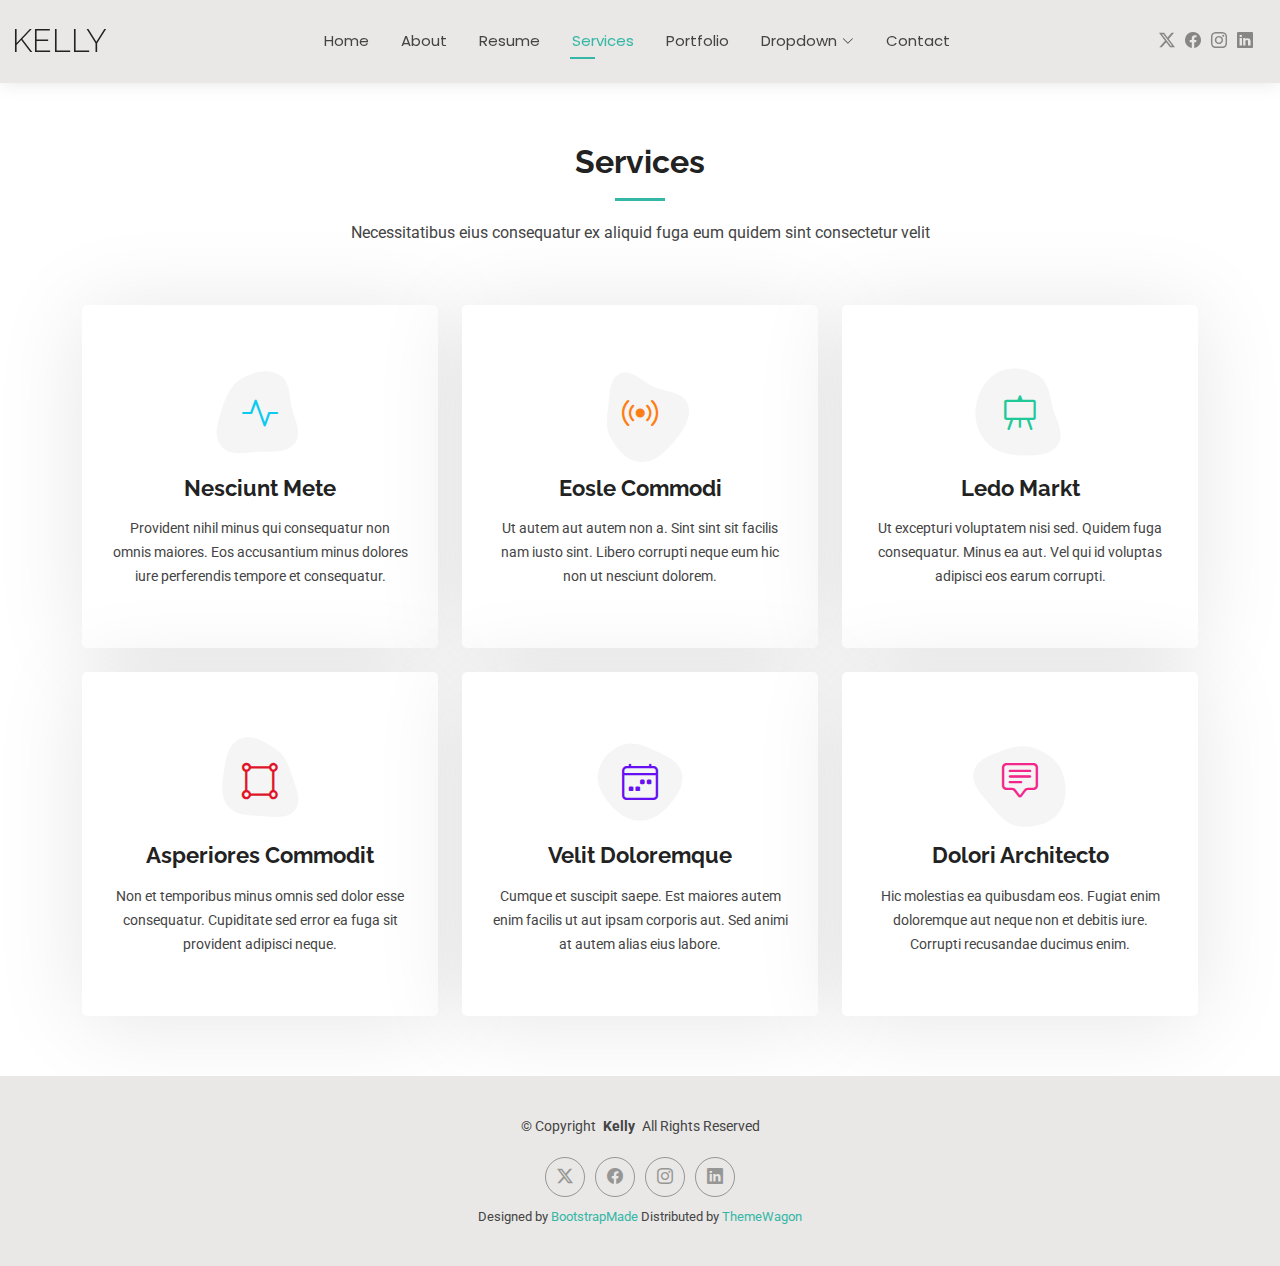
<file: web_template/services.html>
<!DOCTYPE html>
<html lang="en">

<head>
  <meta charset="utf-8">
  <meta content="width=device-width, initial-scale=1.0" name="viewport">
  <title>Services - Kelly Bootstrap Template</title>
  <meta name="description" content="">
  <meta name="keywords" content="">

  <!-- Favicons -->
  <link href="assets/img/favicon.png" rel="icon">
  <link href="assets/img/apple-touch-icon.png" rel="apple-touch-icon">

  <!-- Fonts -->
  <link href="https://fonts.googleapis.com" rel="preconnect">
  <link href="https://fonts.gstatic.com" rel="preconnect" crossorigin>
  <link href="https://fonts.googleapis.com/css2?family=Roboto:ital,wght@0,100;0,300;0,400;0,500;0,700;0,900;1,100;1,300;1,400;1,500;1,700;1,900&family=Poppins:ital,wght@0,100;0,200;0,300;0,400;0,500;0,600;0,700;0,800;0,900;1,100;1,200;1,300;1,400;1,500;1,600;1,700;1,800;1,900&family=Raleway:ital,wght@0,100;0,200;0,300;0,400;0,500;0,600;0,700;0,800;0,900;1,100;1,200;1,300;1,400;1,500;1,600;1,700;1,800;1,900&display=swap" rel="stylesheet">

  <!-- Vendor CSS Files -->
  <link href="assets/vendor/bootstrap/css/bootstrap.min.css" rel="stylesheet">
  <link href="assets/vendor/bootstrap-icons/bootstrap-icons.css" rel="stylesheet">
  <link href="assets/vendor/aos/aos.css" rel="stylesheet">
  <link href="assets/vendor/swiper/swiper-bundle.min.css" rel="stylesheet">
  <link href="assets/vendor/glightbox/css/glightbox.min.css" rel="stylesheet">

  <!-- Main CSS File -->
  <link href="assets/css/main.css" rel="stylesheet">

  <!-- =======================================================
  * Template Name: Kelly
  * Template URL: https://bootstrapmade.com/kelly-free-bootstrap-cv-resume-html-template/
  * Updated: Aug 07 2024 with Bootstrap v5.3.3
  * Author: BootstrapMade.com
  * License: https://bootstrapmade.com/license/
  ======================================================== -->
</head>

<body class="services-page">

  <header id="header" class="header d-flex align-items-center light-background sticky-top">
    <div class="container-fluid position-relative d-flex align-items-center justify-content-between">

      <a href="index.html" class="logo d-flex align-items-center me-auto me-xl-0">
        <!-- Uncomment the line below if you also wish to use an image logo -->
        <!-- <img src="assets/img/logo.png" alt=""> -->
        <h1 class="sitename">Kelly</h1>
      </a>

      <nav id="navmenu" class="navmenu">
        <ul>
          <li><a href="index.html">Home</a></li>
          <li><a href="about.html">About</a></li>
          <li><a href="resume.html">Resume</a></li>
          <li><a href="services.html" class="active">Services</a></li>
          <li><a href="portfolio.html">Portfolio</a></li>
          <li class="dropdown"><a href="#"><span>Dropdown</span> <i class="bi bi-chevron-down toggle-dropdown"></i></a>
            <ul>
              <li><a href="#">Dropdown 1</a></li>
              <li class="dropdown"><a href="#"><span>Deep Dropdown</span> <i class="bi bi-chevron-down toggle-dropdown"></i></a>
                <ul>
                  <li><a href="#">Deep Dropdown 1</a></li>
                  <li><a href="#">Deep Dropdown 2</a></li>
                  <li><a href="#">Deep Dropdown 3</a></li>
                  <li><a href="#">Deep Dropdown 4</a></li>
                  <li><a href="#">Deep Dropdown 5</a></li>
                </ul>
              </li>
              <li><a href="#">Dropdown 2</a></li>
              <li><a href="#">Dropdown 3</a></li>
              <li><a href="#">Dropdown 4</a></li>
            </ul>
          </li>
          <li><a href="contact.html">Contact</a></li>
        </ul>
        <i class="mobile-nav-toggle d-xl-none bi bi-list"></i>
      </nav>

      <div class="header-social-links">
        <a href="#" class="twitter"><i class="bi bi-twitter-x"></i></a>
        <a href="#" class="facebook"><i class="bi bi-facebook"></i></a>
        <a href="#" class="instagram"><i class="bi bi-instagram"></i></a>
        <a href="#" class="linkedin"><i class="bi bi-linkedin"></i></a>
      </div>

    </div>
  </header>

  <main class="main">

    <!-- Services Section -->
    <section id="services" class="services section">

      <!-- Section Title -->
      <div class="container section-title" data-aos="fade-up">
        <h2>Services</h2>
        <p>Necessitatibus eius consequatur ex aliquid fuga eum quidem sint consectetur velit</p>
      </div><!-- End Section Title -->

      <div class="container">

        <div class="row gy-4">

          <div class="col-lg-4 col-md-6" data-aos="fade-up" data-aos-delay="100">
            <div class="service-item item-cyan position-relative">
              <div class="icon">
                <svg width="100" height="100" viewBox="0 0 600 600" xmlns="http://www.w3.org/2000/svg">
                  <path stroke="none" stroke-width="0" fill="#f5f5f5" d="M300,521.0016835830174C376.1290562159157,517.8887921683347,466.0731472004068,529.7835943286574,510.70327084640275,468.03025145048787C554.3714126377745,407.6079735673963,508.03601936045806,328.9844924480964,491.2728898941984,256.3432110539036C474.5976632858925,184.082847569629,479.9380746630129,96.60480741107993,416.23090153303,58.64404602377083C348.86323505073057,18.502131276798302,261.93793281208167,40.57373210992963,193.5410806939664,78.93577620505333C130.42746243093433,114.334589627462,98.30271207620316,179.96522072025542,76.75703585869454,249.04625023123273C51.97151888228291,328.5150500222984,13.704378332031375,421.85034740162234,66.52175969318436,486.19268352777647C119.04800174914682,550.1803526380478,217.28368757567262,524.383925680826,300,521.0016835830174"></path>
                </svg>
                <i class="bi bi-activity"></i>
              </div>
              <a href="#" class="stretched-link">
                <h3>Nesciunt Mete</h3>
              </a>
              <p>Provident nihil minus qui consequatur non omnis maiores. Eos accusantium minus dolores iure perferendis tempore et consequatur.</p>
            </div>
          </div><!-- End Service Item -->

          <div class="col-lg-4 col-md-6" data-aos="fade-up" data-aos-delay="200">
            <div class="service-item item-orange position-relative">
              <div class="icon">
                <svg width="100" height="100" viewBox="0 0 600 600" xmlns="http://www.w3.org/2000/svg">
                  <path stroke="none" stroke-width="0" fill="#f5f5f5" d="M300,582.0697525312426C382.5290701553225,586.8405444964366,449.9789794690241,525.3245884688669,502.5850820975895,461.55621195738473C556.606425686781,396.0723002908107,615.8543463187945,314.28637112970534,586.6730223649479,234.56875336149918C558.9533121215079,158.8439757836574,454.9685369536778,164.00468322053177,381.49747125262974,130.76875717737553C312.15926192815925,99.40240125094834,248.97055460311594,18.661163978235184,179.8680185752513,50.54337015887873C110.5421016452524,82.52863877960104,119.82277516462835,180.83849132639028,109.12597500060166,256.43424936330496C100.08760227029461,320.3096726198365,92.17705696193138,384.0621239912766,124.79988738764834,439.7174275375508C164.83382741302287,508.01625554203684,220.96474134820875,577.5009287672846,300,582.0697525312426"></path>
                </svg>
                <i class="bi bi-broadcast"></i>
              </div>
              <a href="#" class="stretched-link">
                <h3>Eosle Commodi</h3>
              </a>
              <p>Ut autem aut autem non a. Sint sint sit facilis nam iusto sint. Libero corrupti neque eum hic non ut nesciunt dolorem.</p>
            </div>
          </div><!-- End Service Item -->

          <div class="col-lg-4 col-md-6" data-aos="fade-up" data-aos-delay="300">
            <div class="service-item item-teal position-relative">
              <div class="icon">
                <svg width="100" height="100" viewBox="0 0 600 600" xmlns="http://www.w3.org/2000/svg">
                  <path stroke="none" stroke-width="0" fill="#f5f5f5" d="M300,541.5067337569781C382.14930387511276,545.0595476570109,479.8736841581634,548.3450877840088,526.4010558755058,480.5488172755941C571.5218469581645,414.80211281144784,517.5187510058486,332.0715597781072,496.52539010469104,255.14436215662573C477.37192572678356,184.95920475031193,473.57363656557914,105.61284051026155,413.0603344069578,65.22779650032875C343.27470386102294,18.654635553484475,251.2091493199835,5.337323636656869,175.0934190732945,40.62881213300186C97.87086631185822,76.43348514350839,51.98124368387456,156.15599469081315,36.44837278890362,239.84606092416172C21.716077023791087,319.22268207091537,43.775223500013084,401.1760424656574,96.891909868211,461.97329694683043C147.22146801428983,519.5804099606455,223.5754009179313,538.201503339737,300,541.5067337569781"></path>
                </svg>
                <i class="bi bi-easel"></i>
              </div>
              <a href="#" class="stretched-link">
                <h3>Ledo Markt</h3>
              </a>
              <p>Ut excepturi voluptatem nisi sed. Quidem fuga consequatur. Minus ea aut. Vel qui id voluptas adipisci eos earum corrupti.</p>
            </div>
          </div><!-- End Service Item -->

          <div class="col-lg-4 col-md-6" data-aos="fade-up" data-aos-delay="400">
            <div class="service-item item-red position-relative">
              <div class="icon">
                <svg width="100" height="100" viewBox="0 0 600 600" xmlns="http://www.w3.org/2000/svg">
                  <path stroke="none" stroke-width="0" fill="#f5f5f5" d="M300,503.46388370962813C374.79870501325706,506.71871716319447,464.8034551963731,527.1746412648533,510.4981551193396,467.86667711651364C555.9287308511215,408.9015244558933,512.6030010748507,327.5744911775523,490.211057578863,256.5855673507754C471.097692560561,195.9906835881958,447.69079081568157,138.11976852964426,395.19560036434837,102.3242989838813C329.3053358748298,57.3949838291264,248.02791733380457,8.279543830951368,175.87071277845988,42.242879143198664C103.41431057327972,76.34704239035025,93.79494320519305,170.9812938413882,81.28167332365135,250.07896920659033C70.17666984294237,320.27484674793965,64.84698225790005,396.69656628748305,111.28512138212992,450.4950937839243C156.20124167950087,502.5303643271138,231.32542653798444,500.4755392045468,300,503.46388370962813"></path>
                </svg>
                <i class="bi bi-bounding-box-circles"></i>
              </div>
              <a href="#" class="stretched-link">
                <h3>Asperiores Commodit</h3>
              </a>
              <p>Non et temporibus minus omnis sed dolor esse consequatur. Cupiditate sed error ea fuga sit provident adipisci neque.</p>
              <a href="#" class="stretched-link"></a>
            </div>
          </div><!-- End Service Item -->

          <div class="col-lg-4 col-md-6" data-aos="fade-up" data-aos-delay="500">
            <div class="service-item item-indigo position-relative">
              <div class="icon">
                <svg width="100" height="100" viewBox="0 0 600 600" xmlns="http://www.w3.org/2000/svg">
                  <path stroke="none" stroke-width="0" fill="#f5f5f5" d="M300,532.3542879108572C369.38199826031484,532.3153073249985,429.10787420159085,491.63046689027357,474.5244479745417,439.17860296908856C522.8885846962883,383.3225815378663,569.1668002868075,314.3205725914397,550.7432151929288,242.7694973846089C532.6665558377875,172.5657663291529,456.2379748765914,142.6223662098291,390.3689995646985,112.34683881706744C326.66090330228417,83.06452184765237,258.84405631176094,53.51806209861945,193.32584062364296,78.48882559362697C121.61183558270385,105.82097193414197,62.805066853699245,167.19869350419734,48.57481801355237,242.6138429142374C34.843463184063346,315.3850353017275,76.69343916112496,383.4422959591041,125.22947124332185,439.3748458443577C170.7312796277747,491.8107796887764,230.57421082200815,532.3932930995766,300,532.3542879108572"></path>
                </svg>
                <i class="bi bi-calendar4-week icon"></i>
              </div>
              <a href="#" class="stretched-link">
                <h3>Velit Doloremque</h3>
              </a>
              <p>Cumque et suscipit saepe. Est maiores autem enim facilis ut aut ipsam corporis aut. Sed animi at autem alias eius labore.</p>
              <a href="#" class="stretched-link"></a>
            </div>
          </div><!-- End Service Item -->

          <div class="col-lg-4 col-md-6" data-aos="fade-up" data-aos-delay="600">
            <div class="service-item item-pink position-relative">
              <div class="icon">
                <svg width="100" height="100" viewBox="0 0 600 600" xmlns="http://www.w3.org/2000/svg">
                  <path stroke="none" stroke-width="0" fill="#f5f5f5" d="M300,566.797414625762C385.7384707136149,576.1784315230908,478.7894351017131,552.8928747891023,531.9192734346935,484.94944893311C584.6109503024035,417.5663521118492,582.489472248146,322.67544863468447,553.9536738515405,242.03673114598146C529.1557734026468,171.96086150256528,465.24506316201064,127.66468636344209,395.9583748389544,100.7403814666027C334.2173773831606,76.7482773500951,269.4350130405921,84.62216499799875,207.1952322260088,107.2889140133804C132.92018162631612,134.33871894543012,41.79353780512637,160.00259165414826,22.644507872594943,236.69541883565114C3.319112789854554,314.0945973066697,72.72355303640163,379.243833228382,124.04198916343866,440.3218312028393C172.9286146004772,498.5055451809895,224.45579914871206,558.5317968840102,300,566.797414625762"></path>
                </svg>
                <i class="bi bi-chat-square-text"></i>
              </div>
              <a href="#" class="stretched-link">
                <h3>Dolori Architecto</h3>
              </a>
              <p>Hic molestias ea quibusdam eos. Fugiat enim doloremque aut neque non et debitis iure. Corrupti recusandae ducimus enim.</p>
              <a href="#" class="stretched-link"></a>
            </div>
          </div><!-- End Service Item -->

        </div>

      </div>

    </section><!-- /Services Section -->

  </main>

  <footer id="footer" class="footer light-background">

    <div class="container">
      <div class="copyright text-center ">
        <p>© <span>Copyright</span> <strong class="px-1 sitename">Kelly</strong> <span>All Rights Reserved<br></span></p>
      </div>
      <div class="social-links d-flex justify-content-center">
        <a href=""><i class="bi bi-twitter-x"></i></a>
        <a href=""><i class="bi bi-facebook"></i></a>
        <a href=""><i class="bi bi-instagram"></i></a>
        <a href=""><i class="bi bi-linkedin"></i></a>
      </div>
      <div class="credits">
        <!-- All the links in the footer should remain intact. -->
        <!-- You can delete the links only if you've purchased the pro version. -->
        <!-- Licensing information: https://bootstrapmade.com/license/ -->
        <!-- Purchase the pro version with working PHP/AJAX contact form: [buy-url] -->
        Designed by <a href="https://bootstrapmade.com/">BootstrapMade</a> Distributed by <a href=“https://themewagon.com>ThemeWagon
      </div>
    </div>

  </footer>

  <!-- Scroll Top -->
  <a href="#" id="scroll-top" class="scroll-top d-flex align-items-center justify-content-center"><i class="bi bi-arrow-up-short"></i></a>

  <!-- Preloader -->
  <div id="preloader"></div>

  <!-- Vendor JS Files -->
  <script src="assets/vendor/bootstrap/js/bootstrap.bundle.min.js"></script>
  <script src="assets/vendor/php-email-form/validate.js"></script>
  <script src="assets/vendor/aos/aos.js"></script>
  <script src="assets/vendor/waypoints/noframework.waypoints.js"></script>
  <script src="assets/vendor/purecounter/purecounter_vanilla.js"></script>
  <script src="assets/vendor/swiper/swiper-bundle.min.js"></script>
  <script src="assets/vendor/glightbox/js/glightbox.min.js"></script>
  <script src="assets/vendor/imagesloaded/imagesloaded.pkgd.min.js"></script>
  <script src="assets/vendor/isotope-layout/isotope.pkgd.min.js"></script>

  <!-- Main JS File -->
  <script src="assets/js/main.js"></script>

</body>

</html>
</file>
<file: docs/assets/css/main.css>
/**
* Template Name: Kelly
* Template URL: https://bootstrapmade.com/kelly-free-bootstrap-cv-resume-html-template/
* Updated: Aug 07 2024 with Bootstrap v5.3.3
* Author: BootstrapMade.com
* License: https://bootstrapmade.com/license/
*/

/*--------------------------------------------------------------
# Font & Color Variables
# Help: https://bootstrapmade.com/color-system/
--------------------------------------------------------------*/
/* Fonts */
:root {
  --default-font: "Roboto",  system-ui, -apple-system, "Segoe UI", Roboto, "Helvetica Neue", Arial, "Noto Sans", "Liberation Sans", sans-serif, "Apple Color Emoji", "Segoe UI Emoji", "Segoe UI Symbol", "Noto Color Emoji";
  --heading-font: "Raleway",  sans-serif;
  --nav-font: "Poppins",  sans-serif;
}

/* Global Colors - The following color variables are used throughout the website. Updating them here will change the color scheme of the entire website */
:root { 
  --background-color: #ffffff; /* Background color for the entire website, including individual sections */
  --default-color: #444444; /* Default color used for the majority of the text content across the entire website */
  --heading-color: #222222; /* Color for headings, subheadings and title throughout the website */
  --accent-color: #34b7a7; /* Accent color that represents your brand on the website. It's used for buttons, links, and other elements that need to stand out */
  --surface-color: #ffffff; /* The surface color is used as a background of boxed elements within sections, such as cards, icon boxes, or other elements that require a visual separation from the global background. */
  --contrast-color: #ffffff; /* Contrast color for text, ensuring readability against backgrounds of accent, heading, or default colors. */
}

/* Nav Menu Colors - The following color variables are used specifically for the navigation menu. They are separate from the global colors to allow for more customization options */
:root {
  --nav-color: #444444;  /* The default color of the main navmenu links */
  --nav-hover-color: #34b7a7; /* Applied to main navmenu links when they are hovered over or active */
  --nav-mobile-background-color: #ffffff; /* Used as the background color for mobile navigation menu */
  --nav-dropdown-background-color: #ffffff; /* Used as the background color for dropdown items that appear when hovering over primary navigation items */
  --nav-dropdown-color: #444444; /* Used for navigation links of the dropdown items in the navigation menu. */
  --nav-dropdown-hover-color: #34b7a7; /* Similar to --nav-hover-color, this color is applied to dropdown navigation links when they are hovered over. */
}

/* Color Presets - These classes override global colors when applied to any section or element, providing reuse of the sam color scheme. */

.light-background {
  --background-color: #e9e8e6;
  --surface-color: #ffffff;
}

.dark-background {
  --background-color: #060606;
  --default-color: #ffffff;
  --heading-color: #ffffff;
  --surface-color: #252525;
  --contrast-color: #ffffff;
}

/* Smooth scroll */
:root {
  scroll-behavior: smooth;
}

/*--------------------------------------------------------------
# General Styling & Shared Classes
--------------------------------------------------------------*/
body {
  color: var(--default-color);
  background-color: var(--background-color);
  font-family: var(--default-font);
}

a {
  color: var(--accent-color);
  text-decoration: none;
  transition: 0.3s;
}

a:hover {
  color: color-mix(in srgb, var(--accent-color), transparent 25%);
  text-decoration: none;
}

h1,
h2,
h3,
h4,
h5,
h6 {
  color: var(--heading-color);
  font-family: var(--heading-font);
}

/* PHP Email Form Messages
------------------------------*/
.php-email-form .error-message {
  display: none;
  background: #df1529;
  color: #ffffff;
  text-align: left;
  padding: 15px;
  margin-bottom: 24px;
  font-weight: 600;
}

.php-email-form .sent-message {
  display: none;
  color: #ffffff;
  background: #059652;
  text-align: center;
  padding: 15px;
  margin-bottom: 24px;
  font-weight: 600;
}

.php-email-form .loading {
  display: none;
  background: var(--surface-color);
  text-align: center;
  padding: 15px;
  margin-bottom: 24px;
}

.php-email-form .loading:before {
  content: "";
  display: inline-block;
  border-radius: 50%;
  width: 24px;
  height: 24px;
  margin: 0 10px -6px 0;
  border: 3px solid var(--accent-color);
  border-top-color: var(--surface-color);
  animation: php-email-form-loading 1s linear infinite;
}

@keyframes php-email-form-loading {
  0% {
    transform: rotate(0deg);
  }

  100% {
    transform: rotate(360deg);
  }
}

/*--------------------------------------------------------------
# Global Header
--------------------------------------------------------------*/
.header {
  color: var(--default-color);
  background-color: var(--background-color);
  padding: 15px 0;
  transition: all 0.5s;
  z-index: 997;
  box-shadow: 0px 0 18px rgba(0, 0, 0, 0.1);
}

.header .logo {
  line-height: 1;
}

.header .logo img {
  max-height: 36px;
  margin-right: 8px;
}

.header .logo h1 {
  font-size: 32px;
  margin: 0;
  font-weight: 300;
  text-transform: uppercase;
  color: var(--heading-color);
}

.header .header-social-links {
  padding-right: 15px;
}

.header .header-social-links a {
  color: color-mix(in srgb, var(--default-color), transparent 40%);
  padding-left: 6px;
  display: inline-block;
  transition: 0.3s;
  font-size: 16px;
}

.header .header-social-links a:hover {
  color: var(--accent-color);
}

.header .header-social-links a i {
  line-height: 0px;
}

@media (max-width: 1200px) {
  .header .logo {
    order: 1;
  }

  .header .header-social-links {
    order: 2;
  }

  .header .navmenu {
    order: 3;
  }
}

/*--------------------------------------------------------------
# Navigation Menu
--------------------------------------------------------------*/
/* Desktop Navigation */
@media (min-width: 1200px) {
  .navmenu {
    padding: 0;
  }

  .navmenu ul {
    margin: 0;
    padding: 0;
    display: flex;
    list-style: none;
    align-items: center;
  }

  .navmenu li {
    position: relative;
  }

  .navmenu>ul>li {
    white-space: nowrap;
    padding: 15px 14px;
  }

  .navmenu>ul>li:last-child {
    padding-right: 0;
  }

  .navmenu a,
  .navmenu a:focus {
    color: var(--nav-color);
    font-size: 15px;
    padding: 0 2px;
    font-family: var(--nav-font);
    font-weight: 400;
    display: flex;
    align-items: center;
    justify-content: space-between;
    white-space: nowrap;
    transition: 0.3s;
    position: relative;
  }

  .navmenu a i,
  .navmenu a:focus i {
    font-size: 12px;
    line-height: 0;
    margin-left: 5px;
    transition: 0.3s;
  }

  .navmenu>ul>li>a:before {
    content: "";
    position: absolute;
    height: 2px;
    bottom: -6px;
    left: 0;
    background-color: var(--nav-hover-color);
    visibility: hidden;
    width: 0px;
    transition: all 0.3s ease-in-out 0s;
  }

  .navmenu a:hover:before,
  .navmenu li:hover>a:before,
  .navmenu .active:before {
    visibility: visible;
    width: 25px;
  }

  .navmenu li:hover>a,
  .navmenu .active,
  .navmenu .active:focus {
    color: var(--nav-hover-color);
  }

  .navmenu .dropdown ul {
    margin: 0;
    padding: 10px 0;
    background: var(--nav-dropdown-background-color);
    display: block;
    position: absolute;
    visibility: hidden;
    left: 14px;
    top: 130%;
    opacity: 0;
    transition: 0.3s;
    border-radius: 4px;
    z-index: 99;
    box-shadow: 0px 0px 30px rgba(0, 0, 0, 0.1);
  }

  .navmenu .dropdown ul li {
    min-width: 200px;
  }

  .navmenu .dropdown ul a {
    padding: 10px 20px;
    font-size: 15px;
    text-transform: none;
    color: var(--nav-dropdown-color);
  }

  .navmenu .dropdown ul a i {
    font-size: 12px;
  }

  .navmenu .dropdown ul a:hover,
  .navmenu .dropdown ul .active:hover,
  .navmenu .dropdown ul li:hover>a {
    color: var(--nav-dropdown-hover-color);
  }

  .navmenu .dropdown:hover>ul {
    opacity: 1;
    top: 100%;
    visibility: visible;
  }

  .navmenu .dropdown .dropdown ul {
    top: 0;
    left: -90%;
    visibility: hidden;
  }

  .navmenu .dropdown .dropdown:hover>ul {
    opacity: 1;
    top: 0;
    left: -100%;
    visibility: visible;
  }
}

/* Mobile Navigation */
@media (max-width: 1199px) {
  .mobile-nav-toggle {
    color: var(--nav-color);
    font-size: 28px;
    line-height: 0;
    margin-right: 10px;
    cursor: pointer;
    transition: color 0.3s;
  }

  .navmenu {
    padding: 0;
    z-index: 9997;
  }

  .navmenu ul {
    display: none;
    list-style: none;
    position: absolute;
    inset: 60px 20px 20px 20px;
    padding: 10px 0;
    margin: 0;
    border-radius: 6px;
    background-color: var(--nav-mobile-background-color);
    border: 1px solid color-mix(in srgb, var(--default-color), transparent 90%);
    box-shadow: none;
    overflow-y: auto;
    transition: 0.3s;
    z-index: 9998;
  }

  .navmenu a,
  .navmenu a:focus {
    color: var(--nav-dropdown-color);
    padding: 10px 20px;
    font-family: var(--nav-font);
    font-size: 17px;
    font-weight: 500;
    display: flex;
    align-items: center;
    justify-content: space-between;
    white-space: nowrap;
    transition: 0.3s;
  }

  .navmenu a i,
  .navmenu a:focus i {
    font-size: 12px;
    line-height: 0;
    margin-left: 5px;
    width: 30px;
    height: 30px;
    display: flex;
    align-items: center;
    justify-content: center;
    border-radius: 50%;
    transition: 0.3s;
    background-color: color-mix(in srgb, var(--accent-color), transparent 90%);
  }

  .navmenu a i:hover,
  .navmenu a:focus i:hover {
    background-color: var(--accent-color);
    color: var(--contrast-color);
  }

  .navmenu a:hover,
  .navmenu .active,
  .navmenu .active:focus {
    color: var(--nav-dropdown-hover-color);
  }

  .navmenu .active i,
  .navmenu .active:focus i {
    background-color: var(--accent-color);
    color: var(--contrast-color);
    transform: rotate(180deg);
  }

  .navmenu .dropdown ul {
    position: static;
    display: none;
    z-index: 99;
    padding: 10px 0;
    margin: 10px 20px;
    background-color: var(--nav-dropdown-background-color);
    transition: all 0.5s ease-in-out;
  }

  .navmenu .dropdown ul ul {
    background-color: rgba(33, 37, 41, 0.1);
  }

  .navmenu .dropdown>.dropdown-active {
    display: block;
    background-color: rgba(33, 37, 41, 0.03);
  }

  .mobile-nav-active {
    overflow: hidden;
  }

  .mobile-nav-active .mobile-nav-toggle {
    color: #fff;
    position: absolute;
    font-size: 32px;
    top: 15px;
    right: 15px;
    margin-right: 0;
    z-index: 9999;
  }

  .mobile-nav-active .navmenu {
    position: fixed;
    overflow: hidden;
    inset: 0;
    background: rgba(33, 37, 41, 0.8);
    transition: 0.3s;
  }

  .mobile-nav-active .navmenu>ul {
    display: block;
  }
}

/*--------------------------------------------------------------
# Global Footer
--------------------------------------------------------------*/
.footer {
  color: var(--default-color);
  background-color: var(--background-color);
  font-size: 14px;
  padding: 40px 0;
  position: relative;
}

.footer .copyright p {
  margin-bottom: 0;
}

.footer .social-links {
  margin-top: 20px;
}

.footer .social-links a {
  display: flex;
  align-items: center;
  justify-content: center;
  width: 40px;
  height: 40px;
  border-radius: 50%;
  border: 1px solid color-mix(in srgb, var(--default-color), transparent 50%);
  font-size: 16px;
  color: color-mix(in srgb, var(--default-color), transparent 50%);
  margin: 0 5px;
  transition: 0.3s;
}

.footer .social-links a:hover {
  color: var(--accent-color);
  border-color: var(--accent-color);
}

.footer .credits {
  margin-top: 10px;
  font-size: 13px;
  text-align: center;
}

/*--------------------------------------------------------------
# Preloader
--------------------------------------------------------------*/
#preloader {
  position: fixed;
  inset: 0;
  z-index: 9999;
  overflow: hidden;
  background-color: var(--background-color);
  transition: all 0.6s ease-out;
  width: 100%;
  height: 100vh;
}

#preloader:before,
#preloader:after {
  content: "";
  position: absolute;
  border: 4px solid var(--accent-color);
  border-radius: 50%;
  animation: animate-preloader 2s cubic-bezier(0, 0.2, 0.8, 1) infinite;
}

#preloader:after {
  animation-delay: -0.5s;
}

@keyframes animate-preloader {
  0% {
    width: 10px;
    height: 10px;
    top: calc(50% - 5px);
    left: calc(50% - 5px);
    opacity: 1;
  }

  100% {
    width: 72px;
    height: 72px;
    top: calc(50% - 36px);
    left: calc(50% - 36px);
    opacity: 0;
  }
}

/*--------------------------------------------------------------
# Scroll Top Button
--------------------------------------------------------------*/
.scroll-top {
  position: fixed;
  visibility: hidden;
  opacity: 0;
  right: 15px;
  bottom: -15px;
  z-index: 99999;
  background-color: var(--accent-color);
  width: 44px;
  height: 44px;
  border-radius: 50px;
  transition: all 0.4s;
}

.scroll-top i {
  font-size: 24px;
  color: var(--contrast-color);
  line-height: 0;
}

.scroll-top:hover {
  background-color: color-mix(in srgb, var(--accent-color), transparent 20%);
  color: var(--contrast-color);
}

.scroll-top.active {
  visibility: visible;
  opacity: 1;
  bottom: 15px;
}

/*--------------------------------------------------------------
# Disable aos animation delay on mobile devices
--------------------------------------------------------------*/
@media screen and (max-width: 768px) {
  [data-aos-delay] {
    transition-delay: 0 !important;
  }
}

/*--------------------------------------------------------------
# Global Page Titles & Breadcrumbs
--------------------------------------------------------------*/
.page-title {
  color: var(--default-color);
  background-color: var(--background-color);
  padding: 25px 0;
  position: relative;
  border-bottom: 1px solid color-mix(in srgb, var(--default-color), transparent 85%);
}

.page-title h1 {
  font-size: 24px;
  font-weight: 400;
}

.page-title .breadcrumbs ol {
  display: flex;
  flex-wrap: wrap;
  list-style: none;
  padding: 0;
  margin: 0;
  font-size: 14px;
  font-weight: 400;
}

.page-title .breadcrumbs ol li+li {
  padding-left: 10px;
}

.page-title .breadcrumbs ol li+li::before {
  content: "/";
  display: inline-block;
  padding-right: 10px;
  color: color-mix(in srgb, var(--default-color), transparent 70%);
}

/*--------------------------------------------------------------
# Global Sections
--------------------------------------------------------------*/
section,
.section {
  color: var(--default-color);
  background-color: var(--background-color);
  padding: 60px 0;
  scroll-margin-top: 100px;
  overflow: clip;
}

@media (max-width: 1199px) {

  section,
  .section {
    scroll-margin-top: 66px;
  }
}

/*--------------------------------------------------------------
# Global Section Titles
--------------------------------------------------------------*/
.section-title {
  text-align: center;
  padding-bottom: 60px;
  position: relative;
}

.section-title h2 {
  font-size: 32px;
  font-weight: 700;
  margin-bottom: 20px;
  padding-bottom: 20px;
  position: relative;
}

.section-title h2:after {
  content: "";
  position: absolute;
  display: block;
  width: 50px;
  height: 3px;
  background: var(--accent-color);
  left: 0;
  right: 0;
  bottom: 0;
  margin: auto;
}

.section-title p {
  margin-bottom: 0;
}

/*--------------------------------------------------------------
# Home Section
--------------------------------------------------------------*/
.home {
  width: 100%;
  min-height: calc(100vh - 82px);
  position: relative;
  padding: 80px 0;
  display: flex;
  align-items: center;
  justify-content: center;
}

@media (max-width: 1200px) {
  .home {
    min-height: calc(100vh - 68px);
  }
}

.home img {
  position: absolute;
  inset: 0;
  display: block;
  width: 100%;
  height: 100%;
  object-fit: cover;
  z-index: 1;
}

.home .container {
  position: relative;
  z-index: 3;
}

.home h2 {
  margin: 0;
  font-size: 48px;
  font-weight: 700;
}

.home p {
  margin: 10px 0 0 0;
  font-size: 24px;
  color: var(--heading-color);
}

.home .btn-get-started {
  color: var(--contrast-color);
  background: var(--accent-color);
  font-family: var(--heading-font);
  text-transform: uppercase;
  font-weight: 600;
  font-size: 12px;
  letter-spacing: 1px;
  display: inline-block;
  padding: 12px 40px;
  border-radius: 50px;
  transition: 0.5s;
  margin-top: 30px;
}

.home .btn-get-started:hover {
  background: color-mix(in srgb, var(--accent-color) 90%, white 20%);
}

@media (max-width: 768px) {
  .home h2 {
    font-size: 32px;
  }

    .home p {
    font-size: 18px;
  }
}

/*--------------------------------------------------------------
# About Section
--------------------------------------------------------------*/
.about .content h2 {
  font-weight: 700;
  font-size: 24px;
}

.about .content ul {
  list-style: none;
  padding: 0;
}

.about .content ul li {
  margin-bottom: 20px;
  display: flex;
  align-items: center;
}

.about .content ul strong {
  margin-right: 10px;
}

.about .content ul i {
  font-size: 16px;
  margin-right: 5px;
  color: var(--accent-color);
  line-height: 0;
}

/*--------------------------------------------------------------
# Skills Section
--------------------------------------------------------------*/
.skills .progress {
  height: 60px;
  display: block;
  background: none;
  border-radius: 0;
}

.skills .progress .skill {
  color: var(--heading-color);
  padding: 0;
  margin: 0 0 6px 0;
  text-transform: uppercase;
  display: block;
  font-weight: 600;
  font-family: var(--heading-font);
}

.skills .progress .skill .val {
  float: right;
  font-style: normal;
}

.skills .progress-bar-wrap {
  background: color-mix(in srgb, var(--default-color), transparent 90%);
  height: 10px;
}

.skills .progress-bar {
  width: 1px;
  height: 10px;
  transition: 0.9s;
  background-color: var(--accent-color);
}

/*--------------------------------------------------------------
# Stats Section
--------------------------------------------------------------*/
.stats .stats-item {
  padding: 30px;
  width: 100%;
}

.stats .stats-item span {
  color: var(--heading-color);
  font-size: 48px;
  display: block;
  font-weight: 700;
  margin-bottom: 20px;
  padding-bottom: 20px;
  position: relative;
}

.stats .stats-item span:after {
  content: "";
  position: absolute;
  display: block;
  width: 25px;
  height: 3px;
  background: var(--accent-color);
  left: 0;
  right: 0;
  bottom: 0;
  margin: auto;
}

.stats .stats-item p {
  color: color-mix(in srgb, var(--default-color), transparent 40%);
  padding: 0;
  margin: 0;
  font-family: var(--heading-font);
  font-weight: 500;
}

/*--------------------------------------------------------------
# Testimonials Section
--------------------------------------------------------------*/
.testimonials .section-header {
  margin-bottom: 40px;
}

.testimonials .testimonials-carousel,
.testimonials .testimonials-slider {
  overflow: hidden;
}

.testimonials .testimonial-item {
  text-align: center;
}

.testimonials .testimonial-item .testimonial-img {
  width: 120px;
  border-radius: 50%;
  border: 4px solid var(--background-color);
  margin: 0 auto;
}

.testimonials .testimonial-item h3 {
  font-size: 20px;
  font-weight: bold;
  margin: 10px 0 5px 0;
}

.testimonials .testimonial-item h4 {
  font-size: 14px;
  color: color-mix(in srgb, var(--default-color), transparent 40%);
  margin: 0 0 15px 0;
}

.testimonials .testimonial-item .stars {
  margin-bottom: 15px;
}

.testimonials .testimonial-item .stars i {
  color: #ffc107;
  margin: 0 1px;
}

.testimonials .testimonial-item .quote-icon-left,
.testimonials .testimonial-item .quote-icon-right {
  color: color-mix(in srgb, var(--accent-color), transparent 50%);
  font-size: 26px;
  line-height: 0;
}

.testimonials .testimonial-item .quote-icon-left {
  display: inline-block;
  left: -5px;
  position: relative;
}

.testimonials .testimonial-item .quote-icon-right {
  display: inline-block;
  right: -5px;
  position: relative;
  top: 10px;
  transform: scale(-1, -1);
}

.testimonials .testimonial-item p {
  font-style: italic;
  margin: 0 auto 15px auto;
}

.testimonials .swiper-wrapper {
  height: auto;
}

.testimonials .swiper-pagination {
  margin-top: 20px;
  position: relative;
}

.testimonials .swiper-pagination .swiper-pagination-bullet {
  width: 12px;
  height: 12px;
  opacity: 1;
  background-color: color-mix(in srgb, var(--default-color), transparent 85%);
}

.testimonials .swiper-pagination .swiper-pagination-bullet-active {
  background-color: var(--accent-color);
}

@media (min-width: 992px) {
  .testimonials .testimonial-item p {
    width: 80%;
  }
}

/*--------------------------------------------------------------
# Resume Section
--------------------------------------------------------------*/
.resume .resume-title {
  color: var(--heading-color);
  font-size: 26px;
  font-weight: 700;
  margin-top: 20px;
  margin-bottom: 20px;
}

.resume .resume-item {
  padding: 0 0 20px 20px;
  margin-top: -2px;
  border-left: 2px solid var(--accent-color);
  position: relative;
}

.resume .resume-item h4 {
  line-height: 18px;
  font-size: 18px;
  font-weight: 600;
  text-transform: uppercase;
  color: color-mix(in srgb, var(--default-color), transparent 20%);
  margin-bottom: 10px;
}

.resume .resume-item h5 {
  font-size: 16px;
  padding: 5px 15px;
  display: inline-block;
  font-weight: 600;
  margin-bottom: 10px;
}

.resume .resume-item ul {
  padding-left: 20px;
}

.resume .resume-item ul li {
  padding-bottom: 10px;
}

.resume .resume-item:last-child {
  padding-bottom: 0;
}

.resume .resume-item::before {
  content: "";
  position: absolute;
  width: 16px;
  height: 16px;
  border-radius: 50px;
  left: -9px;
  top: 0;
  background: var(--background-color);
  border: 2px solid var(--accent-color);
}

/*--------------------------------------------------------------
# Services Section
--------------------------------------------------------------*/
.services .service-item {
  background-color: var(--surface-color);
  box-shadow: 0px 5px 90px 0px rgba(0, 0, 0, 0.1);
  height: 100%;
  padding: 60px 30px;
  text-align: center;
  transition: 0.3s;
  border-radius: 5px;
}

.services .service-item .icon {
  margin: 0 auto;
  width: 100px;
  height: 100px;
  display: flex;
  align-items: center;
  justify-content: center;
  transition: ease-in-out 0.3s;
  position: relative;
}

.services .service-item .icon i {
  font-size: 36px;
  transition: 0.5s;
  position: relative;
}

.services .service-item .icon svg {
  position: absolute;
  top: 0;
  left: 0;
}

.services .service-item .icon svg path {
  transition: 0.5s;
  fill: color-mix(in srgb, var(--default-color), transparent 95%);
}

.services .service-item h3 {
  font-weight: 700;
  margin: 10px 0 15px 0;
  font-size: 22px;
}

.services .service-item p {
  line-height: 24px;
  font-size: 14px;
  margin-bottom: 0;
}

.services .service-item:hover {
  box-shadow: 0px 5px 35px 0px rgba(0, 0, 0, 0.1);
}

.services .service-item.item-cyan i {
  color: #0dcaf0;
}

.services .service-item.item-cyan:hover .icon i {
  color: #fff;
}

.services .service-item.item-cyan:hover .icon path {
  fill: #0dcaf0;
}

.services .service-item.item-orange i {
  color: #fd7e14;
}

.services .service-item.item-orange:hover .icon i {
  color: #fff;
}

.services .service-item.item-orange:hover .icon path {
  fill: #fd7e14;
}

.services .service-item.item-teal i {
  color: #20c997;
}

.services .service-item.item-teal:hover .icon i {
  color: #fff;
}

.services .service-item.item-teal:hover .icon path {
  fill: #20c997;
}

.services .service-item.item-red i {
  color: #df1529;
}

.services .service-item.item-red:hover .icon i {
  color: #fff;
}

.services .service-item.item-red:hover .icon path {
  fill: #df1529;
}

.services .service-item.item-indigo i {
  color: #6610f2;
}

.services .service-item.item-indigo:hover .icon i {
  color: #fff;
}

.services .service-item.item-indigo:hover .icon path {
  fill: #6610f2;
}

.services .service-item.item-pink i {
  color: #f3268c;
}

.services .service-item.item-pink:hover .icon i {
  color: #fff;
}

.services .service-item.item-pink:hover .icon path {
  fill: #f3268c;
}

/*--------------------------------------------------------------
# Portfolio Section
--------------------------------------------------------------*/
.portfolio .portfolio-filters {
  padding: 0;
  margin: 0 auto 20px auto;
  list-style: none;
  text-align: center;
}

.portfolio .portfolio-filters li {
  cursor: pointer;
  display: inline-block;
  padding: 8px 20px 10px 20px;
  margin: 0;
  font-size: 15px;
  font-weight: 500;
  line-height: 1;
  margin-bottom: 5px;
  border-radius: 50px;
  transition: all 0.3s ease-in-out;
  font-family: var(--heading-font);
}

.portfolio .portfolio-filters li:hover,
.portfolio .portfolio-filters li.filter-active {
  color: var(--contrast-color);
  background-color: var(--accent-color);
}

.portfolio .portfolio-filters li:first-child {
  margin-left: 0;
}

.portfolio .portfolio-filters li:last-child {
  margin-right: 0;
}

@media (max-width: 575px) {
  .portfolio .portfolio-filters li {
    font-size: 14px;
    margin: 0 0 10px 0;
  }
}

.portfolio .portfolio-item {
  position: relative;
  overflow: hidden;
  width: 100%;
    max-width: 300px;
    /* Allows 4 items per row with spacing */
    height: 300px;
    /* Square aspect ratio */
    display: flex;
    align-items: center;
    justify-content: center;
    background-color: transparent;
    border-radius: 8px;
    margin: 0 auto 20px auto;
    /* Center the item within its column with bottom margin */
  }
  
  /* Ensure 4 items per row on larger screens */
  @media (min-width: 1200px) {
    .portfolio .isotope-container .col-lg-4 {
      flex: 0 0 25%;
      max-width: 25%;
    }
  }
  
  @media (min-width: 992px) and (max-width: 1199px) {
    .portfolio .portfolio-item {
      max-width: 250px;
      height: 250px;
    }
  }
  
  @media (max-width: 991px) {
    .portfolio .portfolio-item {
      max-width: 280px;
      height: 280px;
    }
  }
  
  @media (max-width: 576px) {
    .portfolio .portfolio-item {
      max-width: 150px;
      height: 150px;
    }
  
    .portfolio .isotope-container .col-lg-4 {
      flex: 0 0 50%;
      max-width: 50%;
    }
  }
  
  .portfolio .portfolio-item img {
    max-width: 100%;
    max-height: 100%;
    width: auto;
    height: auto;
    object-fit: contain;
    object-position: center;
}

.portfolio .portfolio-item .portfolio-info {
  opacity: 0;
  position: absolute;
  left: 12px;
  right: 12px;
  bottom: -100%;
  z-index: 3;
  transition: all ease-in-out 0.5s;
  background: color-mix(in srgb, var(--surface-color), transparent 10%);
  padding: 15px;
}

.portfolio .portfolio-item .portfolio-info h4 {
  font-size: 18px;
  font-weight: 600;
  padding-right: 50px;
}

.portfolio .portfolio-item .portfolio-info p {
  color: color-mix(in srgb, var(--default-color), transparent 30%);
  font-size: 14px;
  margin-bottom: 0;
  padding-right: 50px;
}

.portfolio .portfolio-item .portfolio-info .preview-link,
.portfolio .portfolio-item .portfolio-info .details-link {
  position: absolute;
  right: 50px;
  font-size: 24px;
  top: calc(50% - 14px);
  color: color-mix(in srgb, var(--default-color), transparent 30%);
  transition: 0.3s;
  line-height: 0;
}

.portfolio .portfolio-item .portfolio-info .preview-link:hover,
.portfolio .portfolio-item .portfolio-info .details-link:hover {
  color: var(--accent-color);
}

.portfolio .portfolio-item .portfolio-info .details-link {
  right: 14px;
  font-size: 28px;
}

.portfolio .portfolio-item:hover .portfolio-info {
  opacity: 1;
  bottom: 0;
}

/* Center single portfolio items when there's only one in a row */
.portfolio .isotope-container {
  display: flex;
  flex-wrap: wrap;
  justify-content: center;
}

.portfolio .isotope-container .portfolio-item {
  margin: 0 15px 30px 15px;
}
/*--------------------------------------------------------------
# Portfolio Details Section
--------------------------------------------------------------*/
.portfolio-details .portfolio-details-slider img {
  width: 100%;
}

.portfolio-details .portfolio-details-slider .swiper-pagination {
  margin-top: 20px;
  position: relative;
}

.portfolio-details .portfolio-details-slider .swiper-pagination .swiper-pagination-bullet {
  width: 12px;
  height: 12px;
  background-color: color-mix(in srgb, var(--default-color), transparent 85%);
  opacity: 1;
}

.portfolio-details .portfolio-details-slider .swiper-pagination .swiper-pagination-bullet-active {
  background-color: var(--accent-color);
}

.portfolio-details .portfolio-info {
  background-color: var(--surface-color);
  padding: 30px;
  box-shadow: 0px 0 30px rgba(0, 0, 0, 0.1);
}

.portfolio-details .portfolio-info h3 {
  font-size: 22px;
  font-weight: 700;
  margin-bottom: 20px;
  padding-bottom: 20px;
  border-bottom: 1px solid color-mix(in srgb, var(--default-color), transparent 85%);
}

.portfolio-details .portfolio-info ul {
  list-style: none;
  padding: 0;
  font-size: 15px;
}

.portfolio-details .portfolio-info ul li+li {
  margin-top: 10px;
}

.portfolio-details .portfolio-description {
  padding-top: 30px;
}

.portfolio-details .portfolio-description h2 {
  font-size: 26px;
  font-weight: 700;
  margin-bottom: 20px;
}

.portfolio-details .portfolio-description p {
  padding: 0;
  color: color-mix(in srgb, var(--default-color), transparent 30%);
}

/*--------------------------------------------------------------
# Contact Section
--------------------------------------------------------------*/
.contact .info-wrap {
  background-color: var(--surface-color);
  box-shadow: 0px 0px 20px rgba(0, 0, 0, 0.1);
  padding: 30px;
}

@media (max-width: 575px) {
  .contact .info-wrap {
    padding: 20px;
  }
}

.contact .info-item {
  margin-bottom: 40px;
}

.contact .info-item i {
  font-size: 20px;
  color: var(--accent-color);
  background: color-mix(in srgb, var(--accent-color), transparent 92%);
  width: 44px;
  height: 44px;
  display: flex;
  justify-content: center;
  align-items: center;
  border-radius: 50px;
  transition: all 0.3s ease-in-out;
  margin-right: 15px;
}

.contact .info-item h3 {
  padding: 0;
  font-size: 18px;
  font-weight: 700;
  margin-bottom: 5px;
}

.contact .info-item p {
  padding: 0;
  margin-bottom: 0;
  font-size: 14px;
}

.contact .info-item:hover i {
  background: var(--accent-color);
  color: var(--contrast-color);
}

.contact .php-email-form {
  background-color: var(--surface-color);
  height: 100%;
  padding: 30px;
  box-shadow: 0px 0px 20px rgba(0, 0, 0, 0.1);
}

@media (max-width: 575px) {
  .contact .php-email-form {
    padding: 20px;
  }
}

.contact .php-email-form input[type=text],
.contact .php-email-form input[type=email],
.contact .php-email-form textarea {
  font-size: 14px;
  padding: 10px 15px;
  box-shadow: none;
  border-radius: 0;
  color: var(--default-color);
  background-color: var(--surface-color);
  border-color: color-mix(in srgb, var(--default-color), transparent 80%);
}

.contact .php-email-form input[type=text]:focus,
.contact .php-email-form input[type=email]:focus,
.contact .php-email-form textarea:focus {
  border-color: var(--accent-color);
}

.contact .php-email-form input[type=text]::placeholder,
.contact .php-email-form input[type=email]::placeholder,
.contact .php-email-form textarea::placeholder {
  color: color-mix(in srgb, var(--default-color), transparent 70%);
}

.contact .php-email-form button[type=submit] {
  color: var(--contrast-color);
  background: var(--accent-color);
  border: 0;
  padding: 10px 30px;
  transition: 0.4s;
  border-radius: 50px;
}

.contact .php-email-form button[type=submit]:hover {
  background: color-mix(in srgb, var(--accent-color), transparent 25%);
}

/*--------------------------------------------------------------
# Starter Section Section
--------------------------------------------------------------*/
.starter-section {
  /* Add your styles here */
}
</file>
<file: web_template/assets/css/main.css>
/**
* Template Name: Kelly
* Template URL: https://bootstrapmade.com/kelly-free-bootstrap-cv-resume-html-template/
* Updated: Aug 07 2024 with Bootstrap v5.3.3
* Author: BootstrapMade.com
* License: https://bootstrapmade.com/license/
*/

/*--------------------------------------------------------------
# Font & Color Variables
# Help: https://bootstrapmade.com/color-system/
--------------------------------------------------------------*/
/* Fonts */
:root {
  --default-font: "Roboto",  system-ui, -apple-system, "Segoe UI", Roboto, "Helvetica Neue", Arial, "Noto Sans", "Liberation Sans", sans-serif, "Apple Color Emoji", "Segoe UI Emoji", "Segoe UI Symbol", "Noto Color Emoji";
  --heading-font: "Raleway",  sans-serif;
  --nav-font: "Poppins",  sans-serif;
}

/* Global Colors - The following color variables are used throughout the website. Updating them here will change the color scheme of the entire website */
:root { 
  --background-color: #ffffff; /* Background color for the entire website, including individual sections */
  --default-color: #444444; /* Default color used for the majority of the text content across the entire website */
  --heading-color: #222222; /* Color for headings, subheadings and title throughout the website */
  --accent-color: #34b7a7; /* Accent color that represents your brand on the website. It's used for buttons, links, and other elements that need to stand out */
  --surface-color: #ffffff; /* The surface color is used as a background of boxed elements within sections, such as cards, icon boxes, or other elements that require a visual separation from the global background. */
  --contrast-color: #ffffff; /* Contrast color for text, ensuring readability against backgrounds of accent, heading, or default colors. */
}

/* Nav Menu Colors - The following color variables are used specifically for the navigation menu. They are separate from the global colors to allow for more customization options */
:root {
  --nav-color: #444444;  /* The default color of the main navmenu links */
  --nav-hover-color: #34b7a7; /* Applied to main navmenu links when they are hovered over or active */
  --nav-mobile-background-color: #ffffff; /* Used as the background color for mobile navigation menu */
  --nav-dropdown-background-color: #ffffff; /* Used as the background color for dropdown items that appear when hovering over primary navigation items */
  --nav-dropdown-color: #444444; /* Used for navigation links of the dropdown items in the navigation menu. */
  --nav-dropdown-hover-color: #34b7a7; /* Similar to --nav-hover-color, this color is applied to dropdown navigation links when they are hovered over. */
}

/* Color Presets - These classes override global colors when applied to any section or element, providing reuse of the sam color scheme. */

.light-background {
  --background-color: #e9e8e6;
  --surface-color: #ffffff;
}

.dark-background {
  --background-color: #060606;
  --default-color: #ffffff;
  --heading-color: #ffffff;
  --surface-color: #252525;
  --contrast-color: #ffffff;
}

/* Smooth scroll */
:root {
  scroll-behavior: smooth;
}

/*--------------------------------------------------------------
# General Styling & Shared Classes
--------------------------------------------------------------*/
body {
  color: var(--default-color);
  background-color: var(--background-color);
  font-family: var(--default-font);
}

a {
  color: var(--accent-color);
  text-decoration: none;
  transition: 0.3s;
}

a:hover {
  color: color-mix(in srgb, var(--accent-color), transparent 25%);
  text-decoration: none;
}

h1,
h2,
h3,
h4,
h5,
h6 {
  color: var(--heading-color);
  font-family: var(--heading-font);
}

/* PHP Email Form Messages
------------------------------*/
.php-email-form .error-message {
  display: none;
  background: #df1529;
  color: #ffffff;
  text-align: left;
  padding: 15px;
  margin-bottom: 24px;
  font-weight: 600;
}

.php-email-form .sent-message {
  display: none;
  color: #ffffff;
  background: #059652;
  text-align: center;
  padding: 15px;
  margin-bottom: 24px;
  font-weight: 600;
}

.php-email-form .loading {
  display: none;
  background: var(--surface-color);
  text-align: center;
  padding: 15px;
  margin-bottom: 24px;
}

.php-email-form .loading:before {
  content: "";
  display: inline-block;
  border-radius: 50%;
  width: 24px;
  height: 24px;
  margin: 0 10px -6px 0;
  border: 3px solid var(--accent-color);
  border-top-color: var(--surface-color);
  animation: php-email-form-loading 1s linear infinite;
}

@keyframes php-email-form-loading {
  0% {
    transform: rotate(0deg);
  }

  100% {
    transform: rotate(360deg);
  }
}

/*--------------------------------------------------------------
# Global Header
--------------------------------------------------------------*/
.header {
  color: var(--default-color);
  background-color: var(--background-color);
  padding: 15px 0;
  transition: all 0.5s;
  z-index: 997;
  box-shadow: 0px 0 18px rgba(0, 0, 0, 0.1);
}

.header .logo {
  line-height: 1;
}

.header .logo img {
  max-height: 36px;
  margin-right: 8px;
}

.header .logo h1 {
  font-size: 32px;
  margin: 0;
  font-weight: 300;
  text-transform: uppercase;
  color: var(--heading-color);
}

.header .header-social-links {
  padding-right: 15px;
}

.header .header-social-links a {
  color: color-mix(in srgb, var(--default-color), transparent 40%);
  padding-left: 6px;
  display: inline-block;
  transition: 0.3s;
  font-size: 16px;
}

.header .header-social-links a:hover {
  color: var(--accent-color);
}

.header .header-social-links a i {
  line-height: 0px;
}

@media (max-width: 1200px) {
  .header .logo {
    order: 1;
  }

  .header .header-social-links {
    order: 2;
  }

  .header .navmenu {
    order: 3;
  }
}

/*--------------------------------------------------------------
# Navigation Menu
--------------------------------------------------------------*/
/* Desktop Navigation */
@media (min-width: 1200px) {
  .navmenu {
    padding: 0;
  }

  .navmenu ul {
    margin: 0;
    padding: 0;
    display: flex;
    list-style: none;
    align-items: center;
  }

  .navmenu li {
    position: relative;
  }

  .navmenu>ul>li {
    white-space: nowrap;
    padding: 15px 14px;
  }

  .navmenu>ul>li:last-child {
    padding-right: 0;
  }

  .navmenu a,
  .navmenu a:focus {
    color: var(--nav-color);
    font-size: 15px;
    padding: 0 2px;
    font-family: var(--nav-font);
    font-weight: 400;
    display: flex;
    align-items: center;
    justify-content: space-between;
    white-space: nowrap;
    transition: 0.3s;
    position: relative;
  }

  .navmenu a i,
  .navmenu a:focus i {
    font-size: 12px;
    line-height: 0;
    margin-left: 5px;
    transition: 0.3s;
  }

  .navmenu>ul>li>a:before {
    content: "";
    position: absolute;
    height: 2px;
    bottom: -6px;
    left: 0;
    background-color: var(--nav-hover-color);
    visibility: hidden;
    width: 0px;
    transition: all 0.3s ease-in-out 0s;
  }

  .navmenu a:hover:before,
  .navmenu li:hover>a:before,
  .navmenu .active:before {
    visibility: visible;
    width: 25px;
  }

  .navmenu li:hover>a,
  .navmenu .active,
  .navmenu .active:focus {
    color: var(--nav-hover-color);
  }

  .navmenu .dropdown ul {
    margin: 0;
    padding: 10px 0;
    background: var(--nav-dropdown-background-color);
    display: block;
    position: absolute;
    visibility: hidden;
    left: 14px;
    top: 130%;
    opacity: 0;
    transition: 0.3s;
    border-radius: 4px;
    z-index: 99;
    box-shadow: 0px 0px 30px rgba(0, 0, 0, 0.1);
  }

  .navmenu .dropdown ul li {
    min-width: 200px;
  }

  .navmenu .dropdown ul a {
    padding: 10px 20px;
    font-size: 15px;
    text-transform: none;
    color: var(--nav-dropdown-color);
  }

  .navmenu .dropdown ul a i {
    font-size: 12px;
  }

  .navmenu .dropdown ul a:hover,
  .navmenu .dropdown ul .active:hover,
  .navmenu .dropdown ul li:hover>a {
    color: var(--nav-dropdown-hover-color);
  }

  .navmenu .dropdown:hover>ul {
    opacity: 1;
    top: 100%;
    visibility: visible;
  }

  .navmenu .dropdown .dropdown ul {
    top: 0;
    left: -90%;
    visibility: hidden;
  }

  .navmenu .dropdown .dropdown:hover>ul {
    opacity: 1;
    top: 0;
    left: -100%;
    visibility: visible;
  }
}

/* Mobile Navigation */
@media (max-width: 1199px) {
  .mobile-nav-toggle {
    color: var(--nav-color);
    font-size: 28px;
    line-height: 0;
    margin-right: 10px;
    cursor: pointer;
    transition: color 0.3s;
  }

  .navmenu {
    padding: 0;
    z-index: 9997;
  }

  .navmenu ul {
    display: none;
    list-style: none;
    position: absolute;
    inset: 60px 20px 20px 20px;
    padding: 10px 0;
    margin: 0;
    border-radius: 6px;
    background-color: var(--nav-mobile-background-color);
    border: 1px solid color-mix(in srgb, var(--default-color), transparent 90%);
    box-shadow: none;
    overflow-y: auto;
    transition: 0.3s;
    z-index: 9998;
  }

  .navmenu a,
  .navmenu a:focus {
    color: var(--nav-dropdown-color);
    padding: 10px 20px;
    font-family: var(--nav-font);
    font-size: 17px;
    font-weight: 500;
    display: flex;
    align-items: center;
    justify-content: space-between;
    white-space: nowrap;
    transition: 0.3s;
  }

  .navmenu a i,
  .navmenu a:focus i {
    font-size: 12px;
    line-height: 0;
    margin-left: 5px;
    width: 30px;
    height: 30px;
    display: flex;
    align-items: center;
    justify-content: center;
    border-radius: 50%;
    transition: 0.3s;
    background-color: color-mix(in srgb, var(--accent-color), transparent 90%);
  }

  .navmenu a i:hover,
  .navmenu a:focus i:hover {
    background-color: var(--accent-color);
    color: var(--contrast-color);
  }

  .navmenu a:hover,
  .navmenu .active,
  .navmenu .active:focus {
    color: var(--nav-dropdown-hover-color);
  }

  .navmenu .active i,
  .navmenu .active:focus i {
    background-color: var(--accent-color);
    color: var(--contrast-color);
    transform: rotate(180deg);
  }

  .navmenu .dropdown ul {
    position: static;
    display: none;
    z-index: 99;
    padding: 10px 0;
    margin: 10px 20px;
    background-color: var(--nav-dropdown-background-color);
    transition: all 0.5s ease-in-out;
  }

  .navmenu .dropdown ul ul {
    background-color: rgba(33, 37, 41, 0.1);
  }

  .navmenu .dropdown>.dropdown-active {
    display: block;
    background-color: rgba(33, 37, 41, 0.03);
  }

  .mobile-nav-active {
    overflow: hidden;
  }

  .mobile-nav-active .mobile-nav-toggle {
    color: #fff;
    position: absolute;
    font-size: 32px;
    top: 15px;
    right: 15px;
    margin-right: 0;
    z-index: 9999;
  }

  .mobile-nav-active .navmenu {
    position: fixed;
    overflow: hidden;
    inset: 0;
    background: rgba(33, 37, 41, 0.8);
    transition: 0.3s;
  }

  .mobile-nav-active .navmenu>ul {
    display: block;
  }
}

/*--------------------------------------------------------------
# Global Footer
--------------------------------------------------------------*/
.footer {
  color: var(--default-color);
  background-color: var(--background-color);
  font-size: 14px;
  padding: 40px 0;
  position: relative;
}

.footer .copyright p {
  margin-bottom: 0;
}

.footer .social-links {
  margin-top: 20px;
}

.footer .social-links a {
  display: flex;
  align-items: center;
  justify-content: center;
  width: 40px;
  height: 40px;
  border-radius: 50%;
  border: 1px solid color-mix(in srgb, var(--default-color), transparent 50%);
  font-size: 16px;
  color: color-mix(in srgb, var(--default-color), transparent 50%);
  margin: 0 5px;
  transition: 0.3s;
}

.footer .social-links a:hover {
  color: var(--accent-color);
  border-color: var(--accent-color);
}

.footer .credits {
  margin-top: 10px;
  font-size: 13px;
  text-align: center;
}

/*--------------------------------------------------------------
# Preloader
--------------------------------------------------------------*/
#preloader {
  position: fixed;
  inset: 0;
  z-index: 9999;
  overflow: hidden;
  background-color: var(--background-color);
  transition: all 0.6s ease-out;
  width: 100%;
  height: 100vh;
}

#preloader:before,
#preloader:after {
  content: "";
  position: absolute;
  border: 4px solid var(--accent-color);
  border-radius: 50%;
  animation: animate-preloader 2s cubic-bezier(0, 0.2, 0.8, 1) infinite;
}

#preloader:after {
  animation-delay: -0.5s;
}

@keyframes animate-preloader {
  0% {
    width: 10px;
    height: 10px;
    top: calc(50% - 5px);
    left: calc(50% - 5px);
    opacity: 1;
  }

  100% {
    width: 72px;
    height: 72px;
    top: calc(50% - 36px);
    left: calc(50% - 36px);
    opacity: 0;
  }
}

/*--------------------------------------------------------------
# Scroll Top Button
--------------------------------------------------------------*/
.scroll-top {
  position: fixed;
  visibility: hidden;
  opacity: 0;
  right: 15px;
  bottom: -15px;
  z-index: 99999;
  background-color: var(--accent-color);
  width: 44px;
  height: 44px;
  border-radius: 50px;
  transition: all 0.4s;
}

.scroll-top i {
  font-size: 24px;
  color: var(--contrast-color);
  line-height: 0;
}

.scroll-top:hover {
  background-color: color-mix(in srgb, var(--accent-color), transparent 20%);
  color: var(--contrast-color);
}

.scroll-top.active {
  visibility: visible;
  opacity: 1;
  bottom: 15px;
}

/*--------------------------------------------------------------
# Disable aos animation delay on mobile devices
--------------------------------------------------------------*/
@media screen and (max-width: 768px) {
  [data-aos-delay] {
    transition-delay: 0 !important;
  }
}

/*--------------------------------------------------------------
# Global Page Titles & Breadcrumbs
--------------------------------------------------------------*/
.page-title {
  color: var(--default-color);
  background-color: var(--background-color);
  padding: 25px 0;
  position: relative;
  border-bottom: 1px solid color-mix(in srgb, var(--default-color), transparent 85%);
}

.page-title h1 {
  font-size: 24px;
  font-weight: 400;
}

.page-title .breadcrumbs ol {
  display: flex;
  flex-wrap: wrap;
  list-style: none;
  padding: 0;
  margin: 0;
  font-size: 14px;
  font-weight: 400;
}

.page-title .breadcrumbs ol li+li {
  padding-left: 10px;
}

.page-title .breadcrumbs ol li+li::before {
  content: "/";
  display: inline-block;
  padding-right: 10px;
  color: color-mix(in srgb, var(--default-color), transparent 70%);
}

/*--------------------------------------------------------------
# Global Sections
--------------------------------------------------------------*/
section,
.section {
  color: var(--default-color);
  background-color: var(--background-color);
  padding: 60px 0;
  scroll-margin-top: 100px;
  overflow: clip;
}

@media (max-width: 1199px) {

  section,
  .section {
    scroll-margin-top: 66px;
  }
}

/*--------------------------------------------------------------
# Global Section Titles
--------------------------------------------------------------*/
.section-title {
  text-align: center;
  padding-bottom: 60px;
  position: relative;
}

.section-title h2 {
  font-size: 32px;
  font-weight: 700;
  margin-bottom: 20px;
  padding-bottom: 20px;
  position: relative;
}

.section-title h2:after {
  content: "";
  position: absolute;
  display: block;
  width: 50px;
  height: 3px;
  background: var(--accent-color);
  left: 0;
  right: 0;
  bottom: 0;
  margin: auto;
}

.section-title p {
  margin-bottom: 0;
}

/*--------------------------------------------------------------
# Hero Section
--------------------------------------------------------------*/
.hero {
  width: 100%;
  min-height: calc(100vh - 82px);
  position: relative;
  padding: 80px 0;
  display: flex;
  align-items: center;
  justify-content: center;
}

@media (max-width: 1200px) {
  .hero {
    min-height: calc(100vh - 68px);
  }
}

.hero img {
  position: absolute;
  inset: 0;
  display: block;
  width: 100%;
  height: 100%;
  object-fit: cover;
  z-index: 1;
}

.hero .container {
  position: relative;
  z-index: 3;
}

.hero h2 {
  margin: 0;
  font-size: 48px;
  font-weight: 700;
}

.hero p {
  margin: 10px 0 0 0;
  font-size: 24px;
  color: var(--heading-color);
}

.hero .btn-get-started {
  color: var(--contrast-color);
  background: var(--accent-color);
  font-family: var(--heading-font);
  text-transform: uppercase;
  font-weight: 600;
  font-size: 12px;
  letter-spacing: 1px;
  display: inline-block;
  padding: 12px 40px;
  border-radius: 50px;
  transition: 0.5s;
  margin-top: 30px;
}

.hero .btn-get-started:hover {
  background: color-mix(in srgb, var(--accent-color) 90%, white 20%);
}

@media (max-width: 768px) {
  .hero h2 {
    font-size: 32px;
  }

  .hero p {
    font-size: 18px;
  }
}

/*--------------------------------------------------------------
# About Section
--------------------------------------------------------------*/
.about .content h2 {
  font-weight: 700;
  font-size: 24px;
}

.about .content ul {
  list-style: none;
  padding: 0;
}

.about .content ul li {
  margin-bottom: 20px;
  display: flex;
  align-items: center;
}

.about .content ul strong {
  margin-right: 10px;
}

.about .content ul i {
  font-size: 16px;
  margin-right: 5px;
  color: var(--accent-color);
  line-height: 0;
}

/*--------------------------------------------------------------
# Skills Section
--------------------------------------------------------------*/
.skills .progress {
  height: 60px;
  display: block;
  background: none;
  border-radius: 0;
}

.skills .progress .skill {
  color: var(--heading-color);
  padding: 0;
  margin: 0 0 6px 0;
  text-transform: uppercase;
  display: block;
  font-weight: 600;
  font-family: var(--heading-font);
}

.skills .progress .skill .val {
  float: right;
  font-style: normal;
}

.skills .progress-bar-wrap {
  background: color-mix(in srgb, var(--default-color), transparent 90%);
  height: 10px;
}

.skills .progress-bar {
  width: 1px;
  height: 10px;
  transition: 0.9s;
  background-color: var(--accent-color);
}

/*--------------------------------------------------------------
# Stats Section
--------------------------------------------------------------*/
.stats .stats-item {
  padding: 30px;
  width: 100%;
}

.stats .stats-item span {
  color: var(--heading-color);
  font-size: 48px;
  display: block;
  font-weight: 700;
  margin-bottom: 20px;
  padding-bottom: 20px;
  position: relative;
}

.stats .stats-item span:after {
  content: "";
  position: absolute;
  display: block;
  width: 25px;
  height: 3px;
  background: var(--accent-color);
  left: 0;
  right: 0;
  bottom: 0;
  margin: auto;
}

.stats .stats-item p {
  color: color-mix(in srgb, var(--default-color), transparent 40%);
  padding: 0;
  margin: 0;
  font-family: var(--heading-font);
  font-weight: 500;
}

/*--------------------------------------------------------------
# Testimonials Section
--------------------------------------------------------------*/
.testimonials .section-header {
  margin-bottom: 40px;
}

.testimonials .testimonials-carousel,
.testimonials .testimonials-slider {
  overflow: hidden;
}

.testimonials .testimonial-item {
  text-align: center;
}

.testimonials .testimonial-item .testimonial-img {
  width: 120px;
  border-radius: 50%;
  border: 4px solid var(--background-color);
  margin: 0 auto;
}

.testimonials .testimonial-item h3 {
  font-size: 20px;
  font-weight: bold;
  margin: 10px 0 5px 0;
}

.testimonials .testimonial-item h4 {
  font-size: 14px;
  color: color-mix(in srgb, var(--default-color), transparent 40%);
  margin: 0 0 15px 0;
}

.testimonials .testimonial-item .stars {
  margin-bottom: 15px;
}

.testimonials .testimonial-item .stars i {
  color: #ffc107;
  margin: 0 1px;
}

.testimonials .testimonial-item .quote-icon-left,
.testimonials .testimonial-item .quote-icon-right {
  color: color-mix(in srgb, var(--accent-color), transparent 50%);
  font-size: 26px;
  line-height: 0;
}

.testimonials .testimonial-item .quote-icon-left {
  display: inline-block;
  left: -5px;
  position: relative;
}

.testimonials .testimonial-item .quote-icon-right {
  display: inline-block;
  right: -5px;
  position: relative;
  top: 10px;
  transform: scale(-1, -1);
}

.testimonials .testimonial-item p {
  font-style: italic;
  margin: 0 auto 15px auto;
}

.testimonials .swiper-wrapper {
  height: auto;
}

.testimonials .swiper-pagination {
  margin-top: 20px;
  position: relative;
}

.testimonials .swiper-pagination .swiper-pagination-bullet {
  width: 12px;
  height: 12px;
  opacity: 1;
  background-color: color-mix(in srgb, var(--default-color), transparent 85%);
}

.testimonials .swiper-pagination .swiper-pagination-bullet-active {
  background-color: var(--accent-color);
}

@media (min-width: 992px) {
  .testimonials .testimonial-item p {
    width: 80%;
  }
}

/*--------------------------------------------------------------
# Resume Section
--------------------------------------------------------------*/
.resume .resume-title {
  color: var(--heading-color);
  font-size: 26px;
  font-weight: 700;
  margin-top: 20px;
  margin-bottom: 20px;
}

.resume .resume-item {
  padding: 0 0 20px 20px;
  margin-top: -2px;
  border-left: 2px solid var(--accent-color);
  position: relative;
}

.resume .resume-item h4 {
  line-height: 18px;
  font-size: 18px;
  font-weight: 600;
  text-transform: uppercase;
  color: color-mix(in srgb, var(--default-color), transparent 20%);
  margin-bottom: 10px;
}

.resume .resume-item h5 {
  font-size: 16px;
  padding: 5px 15px;
  display: inline-block;
  font-weight: 600;
  margin-bottom: 10px;
}

.resume .resume-item ul {
  padding-left: 20px;
}

.resume .resume-item ul li {
  padding-bottom: 10px;
}

.resume .resume-item:last-child {
  padding-bottom: 0;
}

.resume .resume-item::before {
  content: "";
  position: absolute;
  width: 16px;
  height: 16px;
  border-radius: 50px;
  left: -9px;
  top: 0;
  background: var(--background-color);
  border: 2px solid var(--accent-color);
}

/*--------------------------------------------------------------
# Services Section
--------------------------------------------------------------*/
.services .service-item {
  background-color: var(--surface-color);
  box-shadow: 0px 5px 90px 0px rgba(0, 0, 0, 0.1);
  height: 100%;
  padding: 60px 30px;
  text-align: center;
  transition: 0.3s;
  border-radius: 5px;
}

.services .service-item .icon {
  margin: 0 auto;
  width: 100px;
  height: 100px;
  display: flex;
  align-items: center;
  justify-content: center;
  transition: ease-in-out 0.3s;
  position: relative;
}

.services .service-item .icon i {
  font-size: 36px;
  transition: 0.5s;
  position: relative;
}

.services .service-item .icon svg {
  position: absolute;
  top: 0;
  left: 0;
}

.services .service-item .icon svg path {
  transition: 0.5s;
  fill: color-mix(in srgb, var(--default-color), transparent 95%);
}

.services .service-item h3 {
  font-weight: 700;
  margin: 10px 0 15px 0;
  font-size: 22px;
}

.services .service-item p {
  line-height: 24px;
  font-size: 14px;
  margin-bottom: 0;
}

.services .service-item:hover {
  box-shadow: 0px 5px 35px 0px rgba(0, 0, 0, 0.1);
}

.services .service-item.item-cyan i {
  color: #0dcaf0;
}

.services .service-item.item-cyan:hover .icon i {
  color: #fff;
}

.services .service-item.item-cyan:hover .icon path {
  fill: #0dcaf0;
}

.services .service-item.item-orange i {
  color: #fd7e14;
}

.services .service-item.item-orange:hover .icon i {
  color: #fff;
}

.services .service-item.item-orange:hover .icon path {
  fill: #fd7e14;
}

.services .service-item.item-teal i {
  color: #20c997;
}

.services .service-item.item-teal:hover .icon i {
  color: #fff;
}

.services .service-item.item-teal:hover .icon path {
  fill: #20c997;
}

.services .service-item.item-red i {
  color: #df1529;
}

.services .service-item.item-red:hover .icon i {
  color: #fff;
}

.services .service-item.item-red:hover .icon path {
  fill: #df1529;
}

.services .service-item.item-indigo i {
  color: #6610f2;
}

.services .service-item.item-indigo:hover .icon i {
  color: #fff;
}

.services .service-item.item-indigo:hover .icon path {
  fill: #6610f2;
}

.services .service-item.item-pink i {
  color: #f3268c;
}

.services .service-item.item-pink:hover .icon i {
  color: #fff;
}

.services .service-item.item-pink:hover .icon path {
  fill: #f3268c;
}

/*--------------------------------------------------------------
# Portfolio Section
--------------------------------------------------------------*/
.portfolio .portfolio-filters {
  padding: 0;
  margin: 0 auto 20px auto;
  list-style: none;
  text-align: center;
}

.portfolio .portfolio-filters li {
  cursor: pointer;
  display: inline-block;
  padding: 8px 20px 10px 20px;
  margin: 0;
  font-size: 15px;
  font-weight: 500;
  line-height: 1;
  margin-bottom: 5px;
  border-radius: 50px;
  transition: all 0.3s ease-in-out;
  font-family: var(--heading-font);
}

.portfolio .portfolio-filters li:hover,
.portfolio .portfolio-filters li.filter-active {
  color: var(--contrast-color);
  background-color: var(--accent-color);
}

.portfolio .portfolio-filters li:first-child {
  margin-left: 0;
}

.portfolio .portfolio-filters li:last-child {
  margin-right: 0;
}

@media (max-width: 575px) {
  .portfolio .portfolio-filters li {
    font-size: 14px;
    margin: 0 0 10px 0;
  }
}

.portfolio .portfolio-item {
  position: relative;
  overflow: hidden;
}

.portfolio .portfolio-item .portfolio-info {
  opacity: 0;
  position: absolute;
  left: 12px;
  right: 12px;
  bottom: -100%;
  z-index: 3;
  transition: all ease-in-out 0.5s;
  background: color-mix(in srgb, var(--surface-color), transparent 10%);
  padding: 15px;
}

.portfolio .portfolio-item .portfolio-info h4 {
  font-size: 18px;
  font-weight: 600;
  padding-right: 50px;
}

.portfolio .portfolio-item .portfolio-info p {
  color: color-mix(in srgb, var(--default-color), transparent 30%);
  font-size: 14px;
  margin-bottom: 0;
  padding-right: 50px;
}

.portfolio .portfolio-item .portfolio-info .preview-link,
.portfolio .portfolio-item .portfolio-info .details-link {
  position: absolute;
  right: 50px;
  font-size: 24px;
  top: calc(50% - 14px);
  color: color-mix(in srgb, var(--default-color), transparent 30%);
  transition: 0.3s;
  line-height: 0;
}

.portfolio .portfolio-item .portfolio-info .preview-link:hover,
.portfolio .portfolio-item .portfolio-info .details-link:hover {
  color: var(--accent-color);
}

.portfolio .portfolio-item .portfolio-info .details-link {
  right: 14px;
  font-size: 28px;
}

.portfolio .portfolio-item:hover .portfolio-info {
  opacity: 1;
  bottom: 0;
}

/*--------------------------------------------------------------
# Portfolio Details Section
--------------------------------------------------------------*/
.portfolio-details .portfolio-details-slider img {
  width: 100%;
}

.portfolio-details .portfolio-details-slider .swiper-pagination {
  margin-top: 20px;
  position: relative;
}

.portfolio-details .portfolio-details-slider .swiper-pagination .swiper-pagination-bullet {
  width: 12px;
  height: 12px;
  background-color: color-mix(in srgb, var(--default-color), transparent 85%);
  opacity: 1;
}

.portfolio-details .portfolio-details-slider .swiper-pagination .swiper-pagination-bullet-active {
  background-color: var(--accent-color);
}

.portfolio-details .portfolio-info {
  background-color: var(--surface-color);
  padding: 30px;
  box-shadow: 0px 0 30px rgba(0, 0, 0, 0.1);
}

.portfolio-details .portfolio-info h3 {
  font-size: 22px;
  font-weight: 700;
  margin-bottom: 20px;
  padding-bottom: 20px;
  border-bottom: 1px solid color-mix(in srgb, var(--default-color), transparent 85%);
}

.portfolio-details .portfolio-info ul {
  list-style: none;
  padding: 0;
  font-size: 15px;
}

.portfolio-details .portfolio-info ul li+li {
  margin-top: 10px;
}

.portfolio-details .portfolio-description {
  padding-top: 30px;
}

.portfolio-details .portfolio-description h2 {
  font-size: 26px;
  font-weight: 700;
  margin-bottom: 20px;
}

.portfolio-details .portfolio-description p {
  padding: 0;
  color: color-mix(in srgb, var(--default-color), transparent 30%);
}

/*--------------------------------------------------------------
# Contact Section
--------------------------------------------------------------*/
.contact .info-wrap {
  background-color: var(--surface-color);
  box-shadow: 0px 0px 20px rgba(0, 0, 0, 0.1);
  padding: 30px;
}

@media (max-width: 575px) {
  .contact .info-wrap {
    padding: 20px;
  }
}

.contact .info-item {
  margin-bottom: 40px;
}

.contact .info-item i {
  font-size: 20px;
  color: var(--accent-color);
  background: color-mix(in srgb, var(--accent-color), transparent 92%);
  width: 44px;
  height: 44px;
  display: flex;
  justify-content: center;
  align-items: center;
  border-radius: 50px;
  transition: all 0.3s ease-in-out;
  margin-right: 15px;
}

.contact .info-item h3 {
  padding: 0;
  font-size: 18px;
  font-weight: 700;
  margin-bottom: 5px;
}

.contact .info-item p {
  padding: 0;
  margin-bottom: 0;
  font-size: 14px;
}

.contact .info-item:hover i {
  background: var(--accent-color);
  color: var(--contrast-color);
}

.contact .php-email-form {
  background-color: var(--surface-color);
  height: 100%;
  padding: 30px;
  box-shadow: 0px 0px 20px rgba(0, 0, 0, 0.1);
}

@media (max-width: 575px) {
  .contact .php-email-form {
    padding: 20px;
  }
}

.contact .php-email-form input[type=text],
.contact .php-email-form input[type=email],
.contact .php-email-form textarea {
  font-size: 14px;
  padding: 10px 15px;
  box-shadow: none;
  border-radius: 0;
  color: var(--default-color);
  background-color: var(--surface-color);
  border-color: color-mix(in srgb, var(--default-color), transparent 80%);
}

.contact .php-email-form input[type=text]:focus,
.contact .php-email-form input[type=email]:focus,
.contact .php-email-form textarea:focus {
  border-color: var(--accent-color);
}

.contact .php-email-form input[type=text]::placeholder,
.contact .php-email-form input[type=email]::placeholder,
.contact .php-email-form textarea::placeholder {
  color: color-mix(in srgb, var(--default-color), transparent 70%);
}

.contact .php-email-form button[type=submit] {
  color: var(--contrast-color);
  background: var(--accent-color);
  border: 0;
  padding: 10px 30px;
  transition: 0.4s;
  border-radius: 50px;
}

.contact .php-email-form button[type=submit]:hover {
  background: color-mix(in srgb, var(--accent-color), transparent 25%);
}

/*--------------------------------------------------------------
# Starter Section Section
--------------------------------------------------------------*/
.starter-section {
  /* Add your styles here */
}
</file>
<file: web_template_kamal/assets/css/main.css>
/**
* Template Name: Kelly
* Template URL: https://bootstrapmade.com/kelly-free-bootstrap-cv-resume-html-template/
* Updated: Aug 07 2024 with Bootstrap v5.3.3
* Author: BootstrapMade.com
* License: https://bootstrapmade.com/license/
*/

/*--------------------------------------------------------------
# Font & Color Variables
# Help: https://bootstrapmade.com/color-system/
--------------------------------------------------------------*/
/* Fonts */
:root {
  --default-font: "Roboto",  system-ui, -apple-system, "Segoe UI", Roboto, "Helvetica Neue", Arial, "Noto Sans", "Liberation Sans", sans-serif, "Apple Color Emoji", "Segoe UI Emoji", "Segoe UI Symbol", "Noto Color Emoji";
  --heading-font: "Raleway",  sans-serif;
  --nav-font: "Poppins",  sans-serif;
}

/* Global Colors - The following color variables are used throughout the website. Updating them here will change the color scheme of the entire website */
:root { 
  --background-color: #ffffff; /* Background color for the entire website, including individual sections */
  --default-color: #444444; /* Default color used for the majority of the text content across the entire website */
  --heading-color: #222222; /* Color for headings, subheadings and title throughout the website */
  --accent-color: #34b7a7; /* Accent color that represents your brand on the website. It's used for buttons, links, and other elements that need to stand out */
  --surface-color: #ffffff; /* The surface color is used as a background of boxed elements within sections, such as cards, icon boxes, or other elements that require a visual separation from the global background. */
  --contrast-color: #ffffff; /* Contrast color for text, ensuring readability against backgrounds of accent, heading, or default colors. */
}

/* Nav Menu Colors - The following color variables are used specifically for the navigation menu. They are separate from the global colors to allow for more customization options */
:root {
  --nav-color: #444444;  /* The default color of the main navmenu links */
  --nav-hover-color: #34b7a7; /* Applied to main navmenu links when they are hovered over or active */
  --nav-mobile-background-color: #ffffff; /* Used as the background color for mobile navigation menu */
  --nav-dropdown-background-color: #ffffff; /* Used as the background color for dropdown items that appear when hovering over primary navigation items */
  --nav-dropdown-color: #444444; /* Used for navigation links of the dropdown items in the navigation menu. */
  --nav-dropdown-hover-color: #34b7a7; /* Similar to --nav-hover-color, this color is applied to dropdown navigation links when they are hovered over. */
}

/* Color Presets - These classes override global colors when applied to any section or element, providing reuse of the sam color scheme. */

.light-background {
  --background-color: #e9e8e6;
  --surface-color: #ffffff;
}

.dark-background {
  --background-color: #060606;
  --default-color: #ffffff;
  --heading-color: #ffffff;
  --surface-color: #252525;
  --contrast-color: #ffffff;
}

/* Smooth scroll */
:root {
  scroll-behavior: smooth;
}

/*--------------------------------------------------------------
# General Styling & Shared Classes
--------------------------------------------------------------*/
body {
  color: var(--default-color);
  background-color: var(--background-color);
  font-family: var(--default-font);
}

a {
  color: var(--accent-color);
  text-decoration: none;
  transition: 0.3s;
}

a:hover {
  color: color-mix(in srgb, var(--accent-color), transparent 25%);
  text-decoration: none;
}

h1,
h2,
h3,
h4,
h5,
h6 {
  color: var(--heading-color);
  font-family: var(--heading-font);
}

/* PHP Email Form Messages
------------------------------*/
.php-email-form .error-message {
  display: none;
  background: #df1529;
  color: #ffffff;
  text-align: left;
  padding: 15px;
  margin-bottom: 24px;
  font-weight: 600;
}

.php-email-form .sent-message {
  display: none;
  color: #ffffff;
  background: #059652;
  text-align: center;
  padding: 15px;
  margin-bottom: 24px;
  font-weight: 600;
}

.php-email-form .loading {
  display: none;
  background: var(--surface-color);
  text-align: center;
  padding: 15px;
  margin-bottom: 24px;
}

.php-email-form .loading:before {
  content: "";
  display: inline-block;
  border-radius: 50%;
  width: 24px;
  height: 24px;
  margin: 0 10px -6px 0;
  border: 3px solid var(--accent-color);
  border-top-color: var(--surface-color);
  animation: php-email-form-loading 1s linear infinite;
}

@keyframes php-email-form-loading {
  0% {
    transform: rotate(0deg);
  }

  100% {
    transform: rotate(360deg);
  }
}

/*--------------------------------------------------------------
# Global Header
--------------------------------------------------------------*/
.header {
  color: var(--default-color);
  background-color: var(--background-color);
  padding: 15px 0;
  transition: all 0.5s;
  z-index: 997;
  box-shadow: 0px 0 18px rgba(0, 0, 0, 0.1);
}

.header .logo {
  line-height: 1;
}

.header .logo img {
  max-height: 36px;
  margin-right: 8px;
}

.header .logo h1 {
  font-size: 32px;
  margin: 0;
  font-weight: 300;
  text-transform: uppercase;
  color: var(--heading-color);
}

.header .header-social-links {
  padding-right: 15px;
}

.header .header-social-links a {
  color: color-mix(in srgb, var(--default-color), transparent 40%);
  padding-left: 6px;
  display: inline-block;
  transition: 0.3s;
  font-size: 16px;
}

.header .header-social-links a:hover {
  color: var(--accent-color);
}

.header .header-social-links a i {
  line-height: 0px;
}

@media (max-width: 1200px) {
  .header .logo {
    order: 1;
  }

  .header .header-social-links {
    order: 2;
  }

  .header .navmenu {
    order: 3;
  }
}

/*--------------------------------------------------------------
# Navigation Menu
--------------------------------------------------------------*/
/* Desktop Navigation */
@media (min-width: 1200px) {
  .navmenu {
    padding: 0;
  }

  .navmenu ul {
    margin: 0;
    padding: 0;
    display: flex;
    list-style: none;
    align-items: center;
  }

  .navmenu li {
    position: relative;
  }

  .navmenu>ul>li {
    white-space: nowrap;
    padding: 15px 14px;
  }

  .navmenu>ul>li:last-child {
    padding-right: 0;
  }

  .navmenu a,
  .navmenu a:focus {
    color: var(--nav-color);
    font-size: 15px;
    padding: 0 2px;
    font-family: var(--nav-font);
    font-weight: 400;
    display: flex;
    align-items: center;
    justify-content: space-between;
    white-space: nowrap;
    transition: 0.3s;
    position: relative;
  }

  .navmenu a i,
  .navmenu a:focus i {
    font-size: 12px;
    line-height: 0;
    margin-left: 5px;
    transition: 0.3s;
  }

  .navmenu>ul>li>a:before {
    content: "";
    position: absolute;
    height: 2px;
    bottom: -6px;
    left: 0;
    background-color: var(--nav-hover-color);
    visibility: hidden;
    width: 0px;
    transition: all 0.3s ease-in-out 0s;
  }

  .navmenu a:hover:before,
  .navmenu li:hover>a:before,
  .navmenu .active:before {
    visibility: visible;
    width: 25px;
  }

  .navmenu li:hover>a,
  .navmenu .active,
  .navmenu .active:focus {
    color: var(--nav-hover-color);
  }

  .navmenu .dropdown ul {
    margin: 0;
    padding: 10px 0;
    background: var(--nav-dropdown-background-color);
    display: block;
    position: absolute;
    visibility: hidden;
    left: 14px;
    top: 130%;
    opacity: 0;
    transition: 0.3s;
    border-radius: 4px;
    z-index: 99;
    box-shadow: 0px 0px 30px rgba(0, 0, 0, 0.1);
  }

  .navmenu .dropdown ul li {
    min-width: 200px;
  }

  .navmenu .dropdown ul a {
    padding: 10px 20px;
    font-size: 15px;
    text-transform: none;
    color: var(--nav-dropdown-color);
  }

  .navmenu .dropdown ul a i {
    font-size: 12px;
  }

  .navmenu .dropdown ul a:hover,
  .navmenu .dropdown ul .active:hover,
  .navmenu .dropdown ul li:hover>a {
    color: var(--nav-dropdown-hover-color);
  }

  .navmenu .dropdown:hover>ul {
    opacity: 1;
    top: 100%;
    visibility: visible;
  }

  .navmenu .dropdown .dropdown ul {
    top: 0;
    left: -90%;
    visibility: hidden;
  }

  .navmenu .dropdown .dropdown:hover>ul {
    opacity: 1;
    top: 0;
    left: -100%;
    visibility: visible;
  }
}

/* Mobile Navigation */
@media (max-width: 1199px) {
  .mobile-nav-toggle {
    color: var(--nav-color);
    font-size: 28px;
    line-height: 0;
    margin-right: 10px;
    cursor: pointer;
    transition: color 0.3s;
  }

  .navmenu {
    padding: 0;
    z-index: 9997;
  }

  .navmenu ul {
    display: none;
    list-style: none;
    position: absolute;
    inset: 60px 20px 20px 20px;
    padding: 10px 0;
    margin: 0;
    border-radius: 6px;
    background-color: var(--nav-mobile-background-color);
    border: 1px solid color-mix(in srgb, var(--default-color), transparent 90%);
    box-shadow: none;
    overflow-y: auto;
    transition: 0.3s;
    z-index: 9998;
  }

  .navmenu a,
  .navmenu a:focus {
    color: var(--nav-dropdown-color);
    padding: 10px 20px;
    font-family: var(--nav-font);
    font-size: 17px;
    font-weight: 500;
    display: flex;
    align-items: center;
    justify-content: space-between;
    white-space: nowrap;
    transition: 0.3s;
  }

  .navmenu a i,
  .navmenu a:focus i {
    font-size: 12px;
    line-height: 0;
    margin-left: 5px;
    width: 30px;
    height: 30px;
    display: flex;
    align-items: center;
    justify-content: center;
    border-radius: 50%;
    transition: 0.3s;
    background-color: color-mix(in srgb, var(--accent-color), transparent 90%);
  }

  .navmenu a i:hover,
  .navmenu a:focus i:hover {
    background-color: var(--accent-color);
    color: var(--contrast-color);
  }

  .navmenu a:hover,
  .navmenu .active,
  .navmenu .active:focus {
    color: var(--nav-dropdown-hover-color);
  }

  .navmenu .active i,
  .navmenu .active:focus i {
    background-color: var(--accent-color);
    color: var(--contrast-color);
    transform: rotate(180deg);
  }

  .navmenu .dropdown ul {
    position: static;
    display: none;
    z-index: 99;
    padding: 10px 0;
    margin: 10px 20px;
    background-color: var(--nav-dropdown-background-color);
    transition: all 0.5s ease-in-out;
  }

  .navmenu .dropdown ul ul {
    background-color: rgba(33, 37, 41, 0.1);
  }

  .navmenu .dropdown>.dropdown-active {
    display: block;
    background-color: rgba(33, 37, 41, 0.03);
  }

  .mobile-nav-active {
    overflow: hidden;
  }

  .mobile-nav-active .mobile-nav-toggle {
    color: #fff;
    position: absolute;
    font-size: 32px;
    top: 15px;
    right: 15px;
    margin-right: 0;
    z-index: 9999;
  }

  .mobile-nav-active .navmenu {
    position: fixed;
    overflow: hidden;
    inset: 0;
    background: rgba(33, 37, 41, 0.8);
    transition: 0.3s;
  }

  .mobile-nav-active .navmenu>ul {
    display: block;
  }
}

/*--------------------------------------------------------------
# Global Footer
--------------------------------------------------------------*/
.footer {
  color: var(--default-color);
  background-color: var(--background-color);
  font-size: 14px;
  padding: 40px 0;
  position: relative;
}

.footer .copyright p {
  margin-bottom: 0;
}

.footer .social-links {
  margin-top: 20px;
}

.footer .social-links a {
  display: flex;
  align-items: center;
  justify-content: center;
  width: 40px;
  height: 40px;
  border-radius: 50%;
  border: 1px solid color-mix(in srgb, var(--default-color), transparent 50%);
  font-size: 16px;
  color: color-mix(in srgb, var(--default-color), transparent 50%);
  margin: 0 5px;
  transition: 0.3s;
}

.footer .social-links a:hover {
  color: var(--accent-color);
  border-color: var(--accent-color);
}

.footer .credits {
  margin-top: 10px;
  font-size: 13px;
  text-align: center;
}

/*--------------------------------------------------------------
# Preloader
--------------------------------------------------------------*/
#preloader {
  position: fixed;
  inset: 0;
  z-index: 9999;
  overflow: hidden;
  background-color: var(--background-color);
  transition: all 0.6s ease-out;
  width: 100%;
  height: 100vh;
}

#preloader:before,
#preloader:after {
  content: "";
  position: absolute;
  border: 4px solid var(--accent-color);
  border-radius: 50%;
  animation: animate-preloader 2s cubic-bezier(0, 0.2, 0.8, 1) infinite;
}

#preloader:after {
  animation-delay: -0.5s;
}

@keyframes animate-preloader {
  0% {
    width: 10px;
    height: 10px;
    top: calc(50% - 5px);
    left: calc(50% - 5px);
    opacity: 1;
  }

  100% {
    width: 72px;
    height: 72px;
    top: calc(50% - 36px);
    left: calc(50% - 36px);
    opacity: 0;
  }
}

/*--------------------------------------------------------------
# Scroll Top Button
--------------------------------------------------------------*/
.scroll-top {
  position: fixed;
  visibility: hidden;
  opacity: 0;
  right: 15px;
  bottom: -15px;
  z-index: 99999;
  background-color: var(--accent-color);
  width: 44px;
  height: 44px;
  border-radius: 50px;
  transition: all 0.4s;
}

.scroll-top i {
  font-size: 24px;
  color: var(--contrast-color);
  line-height: 0;
}

.scroll-top:hover {
  background-color: color-mix(in srgb, var(--accent-color), transparent 20%);
  color: var(--contrast-color);
}

.scroll-top.active {
  visibility: visible;
  opacity: 1;
  bottom: 15px;
}

/*--------------------------------------------------------------
# Disable aos animation delay on mobile devices
--------------------------------------------------------------*/
@media screen and (max-width: 768px) {
  [data-aos-delay] {
    transition-delay: 0 !important;
  }
}

/*--------------------------------------------------------------
# Global Page Titles & Breadcrumbs
--------------------------------------------------------------*/
.page-title {
  color: var(--default-color);
  background-color: var(--background-color);
  padding: 25px 0;
  position: relative;
  border-bottom: 1px solid color-mix(in srgb, var(--default-color), transparent 85%);
}

.page-title h1 {
  font-size: 24px;
  font-weight: 400;
}

.page-title .breadcrumbs ol {
  display: flex;
  flex-wrap: wrap;
  list-style: none;
  padding: 0;
  margin: 0;
  font-size: 14px;
  font-weight: 400;
}

.page-title .breadcrumbs ol li+li {
  padding-left: 10px;
}

.page-title .breadcrumbs ol li+li::before {
  content: "/";
  display: inline-block;
  padding-right: 10px;
  color: color-mix(in srgb, var(--default-color), transparent 70%);
}

/*--------------------------------------------------------------
# Global Sections
--------------------------------------------------------------*/
section,
.section {
  color: var(--default-color);
  background-color: var(--background-color);
  padding: 60px 0;
  scroll-margin-top: 100px;
  overflow: clip;
}

@media (max-width: 1199px) {

  section,
  .section {
    scroll-margin-top: 66px;
  }
}

/*--------------------------------------------------------------
# Global Section Titles
--------------------------------------------------------------*/
.section-title {
  text-align: center;
  padding-bottom: 60px;
  position: relative;
}

.section-title h2 {
  font-size: 32px;
  font-weight: 700;
  margin-bottom: 20px;
  padding-bottom: 20px;
  position: relative;
}

.section-title h2:after {
  content: "";
  position: absolute;
  display: block;
  width: 50px;
  height: 3px;
  background: var(--accent-color);
  left: 0;
  right: 0;
  bottom: 0;
  margin: auto;
}

.section-title p {
  margin-bottom: 0;
}

/*--------------------------------------------------------------
# Hero Section
--------------------------------------------------------------*/
.hero {
  width: 100%;
  min-height: calc(100vh - 82px);
  position: relative;
  padding: 80px 0;
  display: flex;
  align-items: center;
  justify-content: center;
}

@media (max-width: 1200px) {
  .hero {
    min-height: calc(100vh - 68px);
  }
}

.hero img {
  position: absolute;
  inset: 0;
  display: block;
  width: 100%;
  height: 100%;
  object-fit: cover;
  z-index: 1;
}

.hero .container {
  position: relative;
  z-index: 3;
}

.hero h2 {
  margin: 0;
  font-size: 48px;
  font-weight: 700;
}

.hero p {
  margin: 10px 0 0 0;
  font-size: 24px;
  color: var(--heading-color);
}

.hero .btn-get-started {
  color: var(--contrast-color);
  background: var(--accent-color);
  font-family: var(--heading-font);
  text-transform: uppercase;
  font-weight: 600;
  font-size: 12px;
  letter-spacing: 1px;
  display: inline-block;
  padding: 12px 40px;
  border-radius: 50px;
  transition: 0.5s;
  margin-top: 30px;
}

.hero .btn-get-started:hover {
  background: color-mix(in srgb, var(--accent-color) 90%, white 20%);
}

@media (max-width: 768px) {
  .hero h2 {
    font-size: 32px;
  }

  .hero p {
    font-size: 18px;
  }
}

/*--------------------------------------------------------------
# About Section
--------------------------------------------------------------*/
.about .content h2 {
  font-weight: 700;
  font-size: 24px;
}

.about .content ul {
  list-style: none;
  padding: 0;
}

.about .content ul li {
  margin-bottom: 20px;
  display: flex;
  align-items: center;
}

.about .content ul strong {
  margin-right: 10px;
}

.about .content ul i {
  font-size: 16px;
  margin-right: 5px;
  color: var(--accent-color);
  line-height: 0;
}

/*--------------------------------------------------------------
# Skills Section
--------------------------------------------------------------*/
.skills .progress {
  height: 60px;
  display: block;
  background: none;
  border-radius: 0;
}

.skills .progress .skill {
  color: var(--heading-color);
  padding: 0;
  margin: 0 0 6px 0;
  text-transform: uppercase;
  display: block;
  font-weight: 600;
  font-family: var(--heading-font);
}

.skills .progress .skill .val {
  float: right;
  font-style: normal;
}

.skills .progress-bar-wrap {
  background: color-mix(in srgb, var(--default-color), transparent 90%);
  height: 10px;
}

.skills .progress-bar {
  width: 1px;
  height: 10px;
  transition: 0.9s;
  background-color: var(--accent-color);
}

/*--------------------------------------------------------------
# Stats Section
--------------------------------------------------------------*/
.stats .stats-item {
  padding: 30px;
  width: 100%;
}

.stats .stats-item span {
  color: var(--heading-color);
  font-size: 48px;
  display: block;
  font-weight: 700;
  margin-bottom: 20px;
  padding-bottom: 20px;
  position: relative;
}

.stats .stats-item span:after {
  content: "";
  position: absolute;
  display: block;
  width: 25px;
  height: 3px;
  background: var(--accent-color);
  left: 0;
  right: 0;
  bottom: 0;
  margin: auto;
}

.stats .stats-item p {
  color: color-mix(in srgb, var(--default-color), transparent 40%);
  padding: 0;
  margin: 0;
  font-family: var(--heading-font);
  font-weight: 500;
}

/*--------------------------------------------------------------
# Testimonials Section
--------------------------------------------------------------*/
.testimonials .section-header {
  margin-bottom: 40px;
}

.testimonials .testimonials-carousel,
.testimonials .testimonials-slider {
  overflow: hidden;
}

.testimonials .testimonial-item {
  text-align: center;
}

.testimonials .testimonial-item .testimonial-img {
  width: 120px;
  border-radius: 50%;
  border: 4px solid var(--background-color);
  margin: 0 auto;
}

.testimonials .testimonial-item h3 {
  font-size: 20px;
  font-weight: bold;
  margin: 10px 0 5px 0;
}

.testimonials .testimonial-item h4 {
  font-size: 14px;
  color: color-mix(in srgb, var(--default-color), transparent 40%);
  margin: 0 0 15px 0;
}

.testimonials .testimonial-item .stars {
  margin-bottom: 15px;
}

.testimonials .testimonial-item .stars i {
  color: #ffc107;
  margin: 0 1px;
}

.testimonials .testimonial-item .quote-icon-left,
.testimonials .testimonial-item .quote-icon-right {
  color: color-mix(in srgb, var(--accent-color), transparent 50%);
  font-size: 26px;
  line-height: 0;
}

.testimonials .testimonial-item .quote-icon-left {
  display: inline-block;
  left: -5px;
  position: relative;
}

.testimonials .testimonial-item .quote-icon-right {
  display: inline-block;
  right: -5px;
  position: relative;
  top: 10px;
  transform: scale(-1, -1);
}

.testimonials .testimonial-item p {
  font-style: italic;
  margin: 0 auto 15px auto;
}

.testimonials .swiper-wrapper {
  height: auto;
}

.testimonials .swiper-pagination {
  margin-top: 20px;
  position: relative;
}

.testimonials .swiper-pagination .swiper-pagination-bullet {
  width: 12px;
  height: 12px;
  opacity: 1;
  background-color: color-mix(in srgb, var(--default-color), transparent 85%);
}

.testimonials .swiper-pagination .swiper-pagination-bullet-active {
  background-color: var(--accent-color);
}

@media (min-width: 992px) {
  .testimonials .testimonial-item p {
    width: 80%;
  }
}

/*--------------------------------------------------------------
# Resume Section
--------------------------------------------------------------*/
.resume .resume-title {
  color: var(--heading-color);
  font-size: 26px;
  font-weight: 700;
  margin-top: 20px;
  margin-bottom: 20px;
}

.resume .resume-item {
  padding: 0 0 20px 20px;
  margin-top: -2px;
  border-left: 2px solid var(--accent-color);
  position: relative;
}

.resume .resume-item h4 {
  line-height: 18px;
  font-size: 18px;
  font-weight: 600;
  text-transform: uppercase;
  color: color-mix(in srgb, var(--default-color), transparent 20%);
  margin-bottom: 10px;
}

.resume .resume-item h5 {
  font-size: 16px;
  padding: 5px 15px;
  display: inline-block;
  font-weight: 600;
  margin-bottom: 10px;
}

.resume .resume-item ul {
  padding-left: 20px;
}

.resume .resume-item ul li {
  padding-bottom: 10px;
}

.resume .resume-item:last-child {
  padding-bottom: 0;
}

.resume .resume-item::before {
  content: "";
  position: absolute;
  width: 16px;
  height: 16px;
  border-radius: 50px;
  left: -9px;
  top: 0;
  background: var(--background-color);
  border: 2px solid var(--accent-color);
}

/*--------------------------------------------------------------
# Services Section
--------------------------------------------------------------*/
.services .service-item {
  background-color: var(--surface-color);
  box-shadow: 0px 5px 90px 0px rgba(0, 0, 0, 0.1);
  height: 100%;
  padding: 60px 30px;
  text-align: center;
  transition: 0.3s;
  border-radius: 5px;
}

.services .service-item .icon {
  margin: 0 auto;
  width: 100px;
  height: 100px;
  display: flex;
  align-items: center;
  justify-content: center;
  transition: ease-in-out 0.3s;
  position: relative;
}

.services .service-item .icon i {
  font-size: 36px;
  transition: 0.5s;
  position: relative;
}

.services .service-item .icon svg {
  position: absolute;
  top: 0;
  left: 0;
}

.services .service-item .icon svg path {
  transition: 0.5s;
  fill: color-mix(in srgb, var(--default-color), transparent 95%);
}

.services .service-item h3 {
  font-weight: 700;
  margin: 10px 0 15px 0;
  font-size: 22px;
}

.services .service-item p {
  line-height: 24px;
  font-size: 14px;
  margin-bottom: 0;
}

.services .service-item:hover {
  box-shadow: 0px 5px 35px 0px rgba(0, 0, 0, 0.1);
}

.services .service-item.item-cyan i {
  color: #0dcaf0;
}

.services .service-item.item-cyan:hover .icon i {
  color: #fff;
}

.services .service-item.item-cyan:hover .icon path {
  fill: #0dcaf0;
}

.services .service-item.item-orange i {
  color: #fd7e14;
}

.services .service-item.item-orange:hover .icon i {
  color: #fff;
}

.services .service-item.item-orange:hover .icon path {
  fill: #fd7e14;
}

.services .service-item.item-teal i {
  color: #20c997;
}

.services .service-item.item-teal:hover .icon i {
  color: #fff;
}

.services .service-item.item-teal:hover .icon path {
  fill: #20c997;
}

.services .service-item.item-red i {
  color: #df1529;
}

.services .service-item.item-red:hover .icon i {
  color: #fff;
}

.services .service-item.item-red:hover .icon path {
  fill: #df1529;
}

.services .service-item.item-indigo i {
  color: #6610f2;
}

.services .service-item.item-indigo:hover .icon i {
  color: #fff;
}

.services .service-item.item-indigo:hover .icon path {
  fill: #6610f2;
}

.services .service-item.item-pink i {
  color: #f3268c;
}

.services .service-item.item-pink:hover .icon i {
  color: #fff;
}

.services .service-item.item-pink:hover .icon path {
  fill: #f3268c;
}

/*--------------------------------------------------------------
# Portfolio Section
--------------------------------------------------------------*/
.portfolio .portfolio-filters {
  padding: 0;
  margin: 0 auto 20px auto;
  list-style: none;
  text-align: center;
}

.portfolio .portfolio-filters li {
  cursor: pointer;
  display: inline-block;
  padding: 8px 20px 10px 20px;
  margin: 0;
  font-size: 15px;
  font-weight: 500;
  line-height: 1;
  margin-bottom: 5px;
  border-radius: 50px;
  transition: all 0.3s ease-in-out;
  font-family: var(--heading-font);
}

.portfolio .portfolio-filters li:hover,
.portfolio .portfolio-filters li.filter-active {
  color: var(--contrast-color);
  background-color: var(--accent-color);
}

.portfolio .portfolio-filters li:first-child {
  margin-left: 0;
}

.portfolio .portfolio-filters li:last-child {
  margin-right: 0;
}

@media (max-width: 575px) {
  .portfolio .portfolio-filters li {
    font-size: 14px;
    margin: 0 0 10px 0;
  }
}

.portfolio .portfolio-item {
  position: relative;
  overflow: hidden;
}

.portfolio .portfolio-item .portfolio-info {
  opacity: 0;
  position: absolute;
  left: 12px;
  right: 12px;
  bottom: -100%;
  z-index: 3;
  transition: all ease-in-out 0.5s;
  background: color-mix(in srgb, var(--surface-color), transparent 10%);
  padding: 15px;
}

.portfolio .portfolio-item .portfolio-info h4 {
  font-size: 18px;
  font-weight: 600;
  padding-right: 50px;
}

.portfolio .portfolio-item .portfolio-info p {
  color: color-mix(in srgb, var(--default-color), transparent 30%);
  font-size: 14px;
  margin-bottom: 0;
  padding-right: 50px;
}

.portfolio .portfolio-item .portfolio-info .preview-link,
.portfolio .portfolio-item .portfolio-info .details-link {
  position: absolute;
  right: 50px;
  font-size: 24px;
  top: calc(50% - 14px);
  color: color-mix(in srgb, var(--default-color), transparent 30%);
  transition: 0.3s;
  line-height: 0;
}

.portfolio .portfolio-item .portfolio-info .preview-link:hover,
.portfolio .portfolio-item .portfolio-info .details-link:hover {
  color: var(--accent-color);
}

.portfolio .portfolio-item .portfolio-info .details-link {
  right: 14px;
  font-size: 28px;
}

.portfolio .portfolio-item:hover .portfolio-info {
  opacity: 1;
  bottom: 0;
}

/*--------------------------------------------------------------
# Portfolio Details Section
--------------------------------------------------------------*/
.portfolio-details .portfolio-details-slider img {
  width: 100%;
}

.portfolio-details .portfolio-details-slider .swiper-pagination {
  margin-top: 20px;
  position: relative;
}

.portfolio-details .portfolio-details-slider .swiper-pagination .swiper-pagination-bullet {
  width: 12px;
  height: 12px;
  background-color: color-mix(in srgb, var(--default-color), transparent 85%);
  opacity: 1;
}

.portfolio-details .portfolio-details-slider .swiper-pagination .swiper-pagination-bullet-active {
  background-color: var(--accent-color);
}

.portfolio-details .portfolio-info {
  background-color: var(--surface-color);
  padding: 30px;
  box-shadow: 0px 0 30px rgba(0, 0, 0, 0.1);
}

.portfolio-details .portfolio-info h3 {
  font-size: 22px;
  font-weight: 700;
  margin-bottom: 20px;
  padding-bottom: 20px;
  border-bottom: 1px solid color-mix(in srgb, var(--default-color), transparent 85%);
}

.portfolio-details .portfolio-info ul {
  list-style: none;
  padding: 0;
  font-size: 15px;
}

.portfolio-details .portfolio-info ul li+li {
  margin-top: 10px;
}

.portfolio-details .portfolio-description {
  padding-top: 30px;
}

.portfolio-details .portfolio-description h2 {
  font-size: 26px;
  font-weight: 700;
  margin-bottom: 20px;
}

.portfolio-details .portfolio-description p {
  padding: 0;
  color: color-mix(in srgb, var(--default-color), transparent 30%);
}

/*--------------------------------------------------------------
# Contact Section
--------------------------------------------------------------*/
.contact .info-wrap {
  background-color: var(--surface-color);
  box-shadow: 0px 0px 20px rgba(0, 0, 0, 0.1);
  padding: 30px;
}

@media (max-width: 575px) {
  .contact .info-wrap {
    padding: 20px;
  }
}

.contact .info-item {
  margin-bottom: 40px;
}

.contact .info-item i {
  font-size: 20px;
  color: var(--accent-color);
  background: color-mix(in srgb, var(--accent-color), transparent 92%);
  width: 44px;
  height: 44px;
  display: flex;
  justify-content: center;
  align-items: center;
  border-radius: 50px;
  transition: all 0.3s ease-in-out;
  margin-right: 15px;
}

.contact .info-item h3 {
  padding: 0;
  font-size: 18px;
  font-weight: 700;
  margin-bottom: 5px;
}

.contact .info-item p {
  padding: 0;
  margin-bottom: 0;
  font-size: 14px;
}

.contact .info-item:hover i {
  background: var(--accent-color);
  color: var(--contrast-color);
}

.contact .php-email-form {
  background-color: var(--surface-color);
  height: 100%;
  padding: 30px;
  box-shadow: 0px 0px 20px rgba(0, 0, 0, 0.1);
}

@media (max-width: 575px) {
  .contact .php-email-form {
    padding: 20px;
  }
}

.contact .php-email-form input[type=text],
.contact .php-email-form input[type=email],
.contact .php-email-form textarea {
  font-size: 14px;
  padding: 10px 15px;
  box-shadow: none;
  border-radius: 0;
  color: var(--default-color);
  background-color: var(--surface-color);
  border-color: color-mix(in srgb, var(--default-color), transparent 80%);
}

.contact .php-email-form input[type=text]:focus,
.contact .php-email-form input[type=email]:focus,
.contact .php-email-form textarea:focus {
  border-color: var(--accent-color);
}

.contact .php-email-form input[type=text]::placeholder,
.contact .php-email-form input[type=email]::placeholder,
.contact .php-email-form textarea::placeholder {
  color: color-mix(in srgb, var(--default-color), transparent 70%);
}

.contact .php-email-form button[type=submit] {
  color: var(--contrast-color);
  background: var(--accent-color);
  border: 0;
  padding: 10px 30px;
  transition: 0.4s;
  border-radius: 50px;
}

.contact .php-email-form button[type=submit]:hover {
  background: color-mix(in srgb, var(--accent-color), transparent 25%);
}

/*--------------------------------------------------------------
# Starter Section Section
--------------------------------------------------------------*/
.starter-section {
  /* Add your styles here */
}
</file>
<file: web_template_rita/assets/css/main.css>
/**
* Template Name: Kelly
* Template URL: https://bootstrapmade.com/kelly-free-bootstrap-cv-resume-html-template/
* Updated: Aug 07 2024 with Bootstrap v5.3.3
* Author: BootstrapMade.com
* License: https://bootstrapmade.com/license/
*/

/*--------------------------------------------------------------
# Font & Color Variables
# Help: https://bootstrapmade.com/color-system/
--------------------------------------------------------------*/
/* Fonts */
:root {
  --default-font: "Roboto",  system-ui, -apple-system, "Segoe UI", Roboto, "Helvetica Neue", Arial, "Noto Sans", "Liberation Sans", sans-serif, "Apple Color Emoji", "Segoe UI Emoji", "Segoe UI Symbol", "Noto Color Emoji";
  --heading-font: "Raleway",  sans-serif;
  --nav-font: "Poppins",  sans-serif;
}

/* Global Colors - The following color variables are used throughout the website. Updating them here will change the color scheme of the entire website */
:root { 
  --background-color: #ffffff; /* Background color for the entire website, including individual sections */
  --default-color: #444444; /* Default color used for the majority of the text content across the entire website */
  --heading-color: #222222; /* Color for headings, subheadings and title throughout the website */
  --accent-color: #34b7a7; /* Accent color that represents your brand on the website. It's used for buttons, links, and other elements that need to stand out */
  --surface-color: #ffffff; /* The surface color is used as a background of boxed elements within sections, such as cards, icon boxes, or other elements that require a visual separation from the global background. */
  --contrast-color: #ffffff; /* Contrast color for text, ensuring readability against backgrounds of accent, heading, or default colors. */
}

/* Nav Menu Colors - The following color variables are used specifically for the navigation menu. They are separate from the global colors to allow for more customization options */
:root {
  --nav-color: #444444;  /* The default color of the main navmenu links */
  --nav-hover-color: #34b7a7; /* Applied to main navmenu links when they are hovered over or active */
  --nav-mobile-background-color: #ffffff; /* Used as the background color for mobile navigation menu */
  --nav-dropdown-background-color: #ffffff; /* Used as the background color for dropdown items that appear when hovering over primary navigation items */
  --nav-dropdown-color: #444444; /* Used for navigation links of the dropdown items in the navigation menu. */
  --nav-dropdown-hover-color: #34b7a7; /* Similar to --nav-hover-color, this color is applied to dropdown navigation links when they are hovered over. */
}

/* Color Presets - These classes override global colors when applied to any section or element, providing reuse of the sam color scheme. */

.light-background {
  --background-color: #e9e8e6;
  --surface-color: #ffffff;
}

.dark-background {
  --background-color: #060606;
  --default-color: #ffffff;
  --heading-color: #ffffff;
  --surface-color: #252525;
  --contrast-color: #ffffff;
}

/* Smooth scroll */
:root {
  scroll-behavior: smooth;
}

/*--------------------------------------------------------------
# General Styling & Shared Classes
--------------------------------------------------------------*/
body {
  color: var(--default-color);
  background-color: var(--background-color);
  font-family: var(--default-font);
}

a {
  color: var(--accent-color);
  text-decoration: none;
  transition: 0.3s;
}

a:hover {
  color: color-mix(in srgb, var(--accent-color), transparent 25%);
  text-decoration: none;
}

h1,
h2,
h3,
h4,
h5,
h6 {
  color: var(--heading-color);
  font-family: var(--heading-font);
}

/* PHP Email Form Messages
------------------------------*/
.php-email-form .error-message {
  display: none;
  background: #df1529;
  color: #ffffff;
  text-align: left;
  padding: 15px;
  margin-bottom: 24px;
  font-weight: 600;
}

.php-email-form .sent-message {
  display: none;
  color: #ffffff;
  background: #059652;
  text-align: center;
  padding: 15px;
  margin-bottom: 24px;
  font-weight: 600;
}

.php-email-form .loading {
  display: none;
  background: var(--surface-color);
  text-align: center;
  padding: 15px;
  margin-bottom: 24px;
}

.php-email-form .loading:before {
  content: "";
  display: inline-block;
  border-radius: 50%;
  width: 24px;
  height: 24px;
  margin: 0 10px -6px 0;
  border: 3px solid var(--accent-color);
  border-top-color: var(--surface-color);
  animation: php-email-form-loading 1s linear infinite;
}

@keyframes php-email-form-loading {
  0% {
    transform: rotate(0deg);
  }

  100% {
    transform: rotate(360deg);
  }
}

/*--------------------------------------------------------------
# Global Header
--------------------------------------------------------------*/
.header {
  color: var(--default-color);
  background-color: var(--background-color);
  padding: 15px 0;
  transition: all 0.5s;
  z-index: 997;
  box-shadow: 0px 0 18px rgba(0, 0, 0, 0.1);
}

.header .logo {
  line-height: 1;
}

.header .logo img {
  max-height: 36px;
  margin-right: 8px;
}

.header .logo h1 {
  font-size: 32px;
  margin: 0;
  font-weight: 300;
  text-transform: uppercase;
  color: var(--heading-color);
}

.header .header-social-links {
  padding-right: 15px;
}

.header .header-social-links a {
  color: color-mix(in srgb, var(--default-color), transparent 40%);
  padding-left: 6px;
  display: inline-block;
  transition: 0.3s;
  font-size: 16px;
}

.header .header-social-links a:hover {
  color: var(--accent-color);
}

.header .header-social-links a i {
  line-height: 0px;
}

@media (max-width: 1200px) {
  .header .logo {
    order: 1;
  }

  .header .header-social-links {
    order: 2;
  }

  .header .navmenu {
    order: 3;
  }
}

/*--------------------------------------------------------------
# Navigation Menu
--------------------------------------------------------------*/
/* Desktop Navigation */
@media (min-width: 1200px) {
  .navmenu {
    padding: 0;
  }

  .navmenu ul {
    margin: 0;
    padding: 0;
    display: flex;
    list-style: none;
    align-items: center;
  }

  .navmenu li {
    position: relative;
  }

  .navmenu>ul>li {
    white-space: nowrap;
    padding: 15px 14px;
  }

  .navmenu>ul>li:last-child {
    padding-right: 0;
  }

  .navmenu a,
  .navmenu a:focus {
    color: var(--nav-color);
    font-size: 15px;
    padding: 0 2px;
    font-family: var(--nav-font);
    font-weight: 400;
    display: flex;
    align-items: center;
    justify-content: space-between;
    white-space: nowrap;
    transition: 0.3s;
    position: relative;
  }

  .navmenu a i,
  .navmenu a:focus i {
    font-size: 12px;
    line-height: 0;
    margin-left: 5px;
    transition: 0.3s;
  }

  .navmenu>ul>li>a:before {
    content: "";
    position: absolute;
    height: 2px;
    bottom: -6px;
    left: 0;
    background-color: var(--nav-hover-color);
    visibility: hidden;
    width: 0px;
    transition: all 0.3s ease-in-out 0s;
  }

  .navmenu a:hover:before,
  .navmenu li:hover>a:before,
  .navmenu .active:before {
    visibility: visible;
    width: 25px;
  }

  .navmenu li:hover>a,
  .navmenu .active,
  .navmenu .active:focus {
    color: var(--nav-hover-color);
  }

  .navmenu .dropdown ul {
    margin: 0;
    padding: 10px 0;
    background: var(--nav-dropdown-background-color);
    display: block;
    position: absolute;
    visibility: hidden;
    left: 14px;
    top: 130%;
    opacity: 0;
    transition: 0.3s;
    border-radius: 4px;
    z-index: 99;
    box-shadow: 0px 0px 30px rgba(0, 0, 0, 0.1);
  }

  .navmenu .dropdown ul li {
    min-width: 200px;
  }

  .navmenu .dropdown ul a {
    padding: 10px 20px;
    font-size: 15px;
    text-transform: none;
    color: var(--nav-dropdown-color);
  }

  .navmenu .dropdown ul a i {
    font-size: 12px;
  }

  .navmenu .dropdown ul a:hover,
  .navmenu .dropdown ul .active:hover,
  .navmenu .dropdown ul li:hover>a {
    color: var(--nav-dropdown-hover-color);
  }

  .navmenu .dropdown:hover>ul {
    opacity: 1;
    top: 100%;
    visibility: visible;
  }

  .navmenu .dropdown .dropdown ul {
    top: 0;
    left: -90%;
    visibility: hidden;
  }

  .navmenu .dropdown .dropdown:hover>ul {
    opacity: 1;
    top: 0;
    left: -100%;
    visibility: visible;
  }
}

/* Mobile Navigation */
@media (max-width: 1199px) {
  .mobile-nav-toggle {
    color: var(--nav-color);
    font-size: 28px;
    line-height: 0;
    margin-right: 10px;
    cursor: pointer;
    transition: color 0.3s;
  }

  .navmenu {
    padding: 0;
    z-index: 9997;
  }

  .navmenu ul {
    display: none;
    list-style: none;
    position: absolute;
    inset: 60px 20px 20px 20px;
    padding: 10px 0;
    margin: 0;
    border-radius: 6px;
    background-color: var(--nav-mobile-background-color);
    border: 1px solid color-mix(in srgb, var(--default-color), transparent 90%);
    box-shadow: none;
    overflow-y: auto;
    transition: 0.3s;
    z-index: 9998;
  }

  .navmenu a,
  .navmenu a:focus {
    color: var(--nav-dropdown-color);
    padding: 10px 20px;
    font-family: var(--nav-font);
    font-size: 17px;
    font-weight: 500;
    display: flex;
    align-items: center;
    justify-content: space-between;
    white-space: nowrap;
    transition: 0.3s;
  }

  .navmenu a i,
  .navmenu a:focus i {
    font-size: 12px;
    line-height: 0;
    margin-left: 5px;
    width: 30px;
    height: 30px;
    display: flex;
    align-items: center;
    justify-content: center;
    border-radius: 50%;
    transition: 0.3s;
    background-color: color-mix(in srgb, var(--accent-color), transparent 90%);
  }

  .navmenu a i:hover,
  .navmenu a:focus i:hover {
    background-color: var(--accent-color);
    color: var(--contrast-color);
  }

  .navmenu a:hover,
  .navmenu .active,
  .navmenu .active:focus {
    color: var(--nav-dropdown-hover-color);
  }

  .navmenu .active i,
  .navmenu .active:focus i {
    background-color: var(--accent-color);
    color: var(--contrast-color);
    transform: rotate(180deg);
  }

  .navmenu .dropdown ul {
    position: static;
    display: none;
    z-index: 99;
    padding: 10px 0;
    margin: 10px 20px;
    background-color: var(--nav-dropdown-background-color);
    transition: all 0.5s ease-in-out;
  }

  .navmenu .dropdown ul ul {
    background-color: rgba(33, 37, 41, 0.1);
  }

  .navmenu .dropdown>.dropdown-active {
    display: block;
    background-color: rgba(33, 37, 41, 0.03);
  }

  .mobile-nav-active {
    overflow: hidden;
  }

  .mobile-nav-active .mobile-nav-toggle {
    color: #fff;
    position: absolute;
    font-size: 32px;
    top: 15px;
    right: 15px;
    margin-right: 0;
    z-index: 9999;
  }

  .mobile-nav-active .navmenu {
    position: fixed;
    overflow: hidden;
    inset: 0;
    background: rgba(33, 37, 41, 0.8);
    transition: 0.3s;
  }

  .mobile-nav-active .navmenu>ul {
    display: block;
  }
}

/*--------------------------------------------------------------
# Global Footer
--------------------------------------------------------------*/
.footer {
  color: var(--default-color);
  background-color: var(--background-color);
  font-size: 14px;
  padding: 40px 0;
  position: relative;
}

.footer .copyright p {
  margin-bottom: 0;
}

.footer .social-links {
  margin-top: 20px;
}

.footer .social-links a {
  display: flex;
  align-items: center;
  justify-content: center;
  width: 40px;
  height: 40px;
  border-radius: 50%;
  border: 1px solid color-mix(in srgb, var(--default-color), transparent 50%);
  font-size: 16px;
  color: color-mix(in srgb, var(--default-color), transparent 50%);
  margin: 0 5px;
  transition: 0.3s;
}

.footer .social-links a:hover {
  color: var(--accent-color);
  border-color: var(--accent-color);
}

.footer .credits {
  margin-top: 10px;
  font-size: 13px;
  text-align: center;
}

/*--------------------------------------------------------------
# Preloader
--------------------------------------------------------------*/
#preloader {
  position: fixed;
  inset: 0;
  z-index: 9999;
  overflow: hidden;
  background-color: var(--background-color);
  transition: all 0.6s ease-out;
  width: 100%;
  height: 100vh;
}

#preloader:before,
#preloader:after {
  content: "";
  position: absolute;
  border: 4px solid var(--accent-color);
  border-radius: 50%;
  animation: animate-preloader 2s cubic-bezier(0, 0.2, 0.8, 1) infinite;
}

#preloader:after {
  animation-delay: -0.5s;
}

@keyframes animate-preloader {
  0% {
    width: 10px;
    height: 10px;
    top: calc(50% - 5px);
    left: calc(50% - 5px);
    opacity: 1;
  }

  100% {
    width: 72px;
    height: 72px;
    top: calc(50% - 36px);
    left: calc(50% - 36px);
    opacity: 0;
  }
}

/*--------------------------------------------------------------
# Scroll Top Button
--------------------------------------------------------------*/
.scroll-top {
  position: fixed;
  visibility: hidden;
  opacity: 0;
  right: 15px;
  bottom: -15px;
  z-index: 99999;
  background-color: var(--accent-color);
  width: 44px;
  height: 44px;
  border-radius: 50px;
  transition: all 0.4s;
}

.scroll-top i {
  font-size: 24px;
  color: var(--contrast-color);
  line-height: 0;
}

.scroll-top:hover {
  background-color: color-mix(in srgb, var(--accent-color), transparent 20%);
  color: var(--contrast-color);
}

.scroll-top.active {
  visibility: visible;
  opacity: 1;
  bottom: 15px;
}

/*--------------------------------------------------------------
# Disable aos animation delay on mobile devices
--------------------------------------------------------------*/
@media screen and (max-width: 768px) {
  [data-aos-delay] {
    transition-delay: 0 !important;
  }
}

/*--------------------------------------------------------------
# Global Page Titles & Breadcrumbs
--------------------------------------------------------------*/
.page-title {
  color: var(--default-color);
  background-color: var(--background-color);
  padding: 25px 0;
  position: relative;
  border-bottom: 1px solid color-mix(in srgb, var(--default-color), transparent 85%);
}

.page-title h1 {
  font-size: 24px;
  font-weight: 400;
}

.page-title .breadcrumbs ol {
  display: flex;
  flex-wrap: wrap;
  list-style: none;
  padding: 0;
  margin: 0;
  font-size: 14px;
  font-weight: 400;
}

.page-title .breadcrumbs ol li+li {
  padding-left: 10px;
}

.page-title .breadcrumbs ol li+li::before {
  content: "/";
  display: inline-block;
  padding-right: 10px;
  color: color-mix(in srgb, var(--default-color), transparent 70%);
}

/*--------------------------------------------------------------
# Global Sections
--------------------------------------------------------------*/
section,
.section {
  color: var(--default-color);
  background-color: var(--background-color);
  padding: 60px 0;
  scroll-margin-top: 100px;
  overflow: clip;
}

@media (max-width: 1199px) {

  section,
  .section {
    scroll-margin-top: 66px;
  }
}

/*--------------------------------------------------------------
# Global Section Titles
--------------------------------------------------------------*/
.section-title {
  text-align: center;
  padding-bottom: 60px;
  position: relative;
}

.section-title h2 {
  font-size: 32px;
  font-weight: 700;
  margin-bottom: 20px;
  padding-bottom: 20px;
  position: relative;
}

.section-title h2:after {
  content: "";
  position: absolute;
  display: block;
  width: 50px;
  height: 3px;
  background: var(--accent-color);
  left: 0;
  right: 0;
  bottom: 0;
  margin: auto;
}

.section-title p {
  margin-bottom: 0;
}

/*--------------------------------------------------------------
# Hero Section
--------------------------------------------------------------*/
.hero {
  width: 100%;
  min-height: calc(100vh - 82px);
  position: relative;
  padding: 80px 0;
  display: flex;
  align-items: center;
  justify-content: center;
}

@media (max-width: 1200px) {
  .hero {
    min-height: calc(100vh - 68px);
  }
}

.hero img {
  position: absolute;
  inset: 0;
  display: block;
  width: 100%;
  height: 100%;
  object-fit: cover;
  z-index: 1;
}

.hero .container {
  position: relative;
  z-index: 3;
}

.hero h2 {
  margin: 0;
  font-size: 48px;
  font-weight: 700;
}

.hero p {
  margin: 10px 0 0 0;
  font-size: 24px;
  color: var(--heading-color);
}

.hero .btn-get-started {
  color: var(--contrast-color);
  background: var(--accent-color);
  font-family: var(--heading-font);
  text-transform: uppercase;
  font-weight: 600;
  font-size: 12px;
  letter-spacing: 1px;
  display: inline-block;
  padding: 12px 40px;
  border-radius: 50px;
  transition: 0.5s;
  margin-top: 30px;
}

.hero .btn-get-started:hover {
  background: color-mix(in srgb, var(--accent-color) 90%, white 20%);
}

@media (max-width: 768px) {
  .hero h2 {
    font-size: 32px;
  }

  .hero p {
    font-size: 18px;
  }
}

/*--------------------------------------------------------------
# About Section
--------------------------------------------------------------*/
.about .content h2 {
  font-weight: 700;
  font-size: 24px;
}

.about .content ul {
  list-style: none;
  padding: 0;
}

.about .content ul li {
  margin-bottom: 20px;
  display: flex;
  align-items: center;
}

.about .content ul strong {
  margin-right: 10px;
}

.about .content ul i {
  font-size: 16px;
  margin-right: 5px;
  color: var(--accent-color);
  line-height: 0;
}

/*--------------------------------------------------------------
# Skills Section
--------------------------------------------------------------*/
.skills .progress {
  height: 60px;
  display: block;
  background: none;
  border-radius: 0;
}

.skills .progress .skill {
  color: var(--heading-color);
  padding: 0;
  margin: 0 0 6px 0;
  text-transform: uppercase;
  display: block;
  font-weight: 600;
  font-family: var(--heading-font);
}

.skills .progress .skill .val {
  float: right;
  font-style: normal;
}

.skills .progress-bar-wrap {
  background: color-mix(in srgb, var(--default-color), transparent 90%);
  height: 10px;
}

.skills .progress-bar {
  width: 1px;
  height: 10px;
  transition: 0.9s;
  background-color: var(--accent-color);
}

/*--------------------------------------------------------------
# Stats Section
--------------------------------------------------------------*/
.stats .stats-item {
  padding: 30px;
  width: 100%;
}

.stats .stats-item span {
  color: var(--heading-color);
  font-size: 48px;
  display: block;
  font-weight: 700;
  margin-bottom: 20px;
  padding-bottom: 20px;
  position: relative;
}

.stats .stats-item span:after {
  content: "";
  position: absolute;
  display: block;
  width: 25px;
  height: 3px;
  background: var(--accent-color);
  left: 0;
  right: 0;
  bottom: 0;
  margin: auto;
}

.stats .stats-item p {
  color: color-mix(in srgb, var(--default-color), transparent 40%);
  padding: 0;
  margin: 0;
  font-family: var(--heading-font);
  font-weight: 500;
}

/*--------------------------------------------------------------
# Testimonials Section
--------------------------------------------------------------*/
.testimonials .section-header {
  margin-bottom: 40px;
}

.testimonials .testimonials-carousel,
.testimonials .testimonials-slider {
  overflow: hidden;
}

.testimonials .testimonial-item {
  text-align: center;
}

.testimonials .testimonial-item .testimonial-img {
  width: 120px;
  border-radius: 50%;
  border: 4px solid var(--background-color);
  margin: 0 auto;
}

.testimonials .testimonial-item h3 {
  font-size: 20px;
  font-weight: bold;
  margin: 10px 0 5px 0;
}

.testimonials .testimonial-item h4 {
  font-size: 14px;
  color: color-mix(in srgb, var(--default-color), transparent 40%);
  margin: 0 0 15px 0;
}

.testimonials .testimonial-item .stars {
  margin-bottom: 15px;
}

.testimonials .testimonial-item .stars i {
  color: #ffc107;
  margin: 0 1px;
}

.testimonials .testimonial-item .quote-icon-left,
.testimonials .testimonial-item .quote-icon-right {
  color: color-mix(in srgb, var(--accent-color), transparent 50%);
  font-size: 26px;
  line-height: 0;
}

.testimonials .testimonial-item .quote-icon-left {
  display: inline-block;
  left: -5px;
  position: relative;
}

.testimonials .testimonial-item .quote-icon-right {
  display: inline-block;
  right: -5px;
  position: relative;
  top: 10px;
  transform: scale(-1, -1);
}

.testimonials .testimonial-item p {
  font-style: italic;
  margin: 0 auto 15px auto;
}

.testimonials .swiper-wrapper {
  height: auto;
}

.testimonials .swiper-pagination {
  margin-top: 20px;
  position: relative;
}

.testimonials .swiper-pagination .swiper-pagination-bullet {
  width: 12px;
  height: 12px;
  opacity: 1;
  background-color: color-mix(in srgb, var(--default-color), transparent 85%);
}

.testimonials .swiper-pagination .swiper-pagination-bullet-active {
  background-color: var(--accent-color);
}

@media (min-width: 992px) {
  .testimonials .testimonial-item p {
    width: 80%;
  }
}

/*--------------------------------------------------------------
# Resume Section
--------------------------------------------------------------*/
.resume .resume-title {
  color: var(--heading-color);
  font-size: 26px;
  font-weight: 700;
  margin-top: 20px;
  margin-bottom: 20px;
}

.resume .resume-item {
  padding: 0 0 20px 20px;
  margin-top: -2px;
  border-left: 2px solid var(--accent-color);
  position: relative;
}

.resume .resume-item h4 {
  line-height: 18px;
  font-size: 18px;
  font-weight: 600;
  text-transform: uppercase;
  color: color-mix(in srgb, var(--default-color), transparent 20%);
  margin-bottom: 10px;
}

.resume .resume-item h5 {
  font-size: 16px;
  padding: 5px 15px;
  display: inline-block;
  font-weight: 600;
  margin-bottom: 10px;
}

.resume .resume-item ul {
  padding-left: 20px;
}

.resume .resume-item ul li {
  padding-bottom: 10px;
}

.resume .resume-item:last-child {
  padding-bottom: 0;
}

.resume .resume-item::before {
  content: "";
  position: absolute;
  width: 16px;
  height: 16px;
  border-radius: 50px;
  left: -9px;
  top: 0;
  background: var(--background-color);
  border: 2px solid var(--accent-color);
}

/*--------------------------------------------------------------
# Services Section
--------------------------------------------------------------*/
.services .service-item {
  background-color: var(--surface-color);
  box-shadow: 0px 5px 90px 0px rgba(0, 0, 0, 0.1);
  height: 100%;
  padding: 60px 30px;
  text-align: center;
  transition: 0.3s;
  border-radius: 5px;
}

.services .service-item .icon {
  margin: 0 auto;
  width: 100px;
  height: 100px;
  display: flex;
  align-items: center;
  justify-content: center;
  transition: ease-in-out 0.3s;
  position: relative;
}

.services .service-item .icon i {
  font-size: 36px;
  transition: 0.5s;
  position: relative;
}

.services .service-item .icon svg {
  position: absolute;
  top: 0;
  left: 0;
}

.services .service-item .icon svg path {
  transition: 0.5s;
  fill: color-mix(in srgb, var(--default-color), transparent 95%);
}

.services .service-item h3 {
  font-weight: 700;
  margin: 10px 0 15px 0;
  font-size: 22px;
}

.services .service-item p {
  line-height: 24px;
  font-size: 14px;
  margin-bottom: 0;
}

.services .service-item:hover {
  box-shadow: 0px 5px 35px 0px rgba(0, 0, 0, 0.1);
}

.services .service-item.item-cyan i {
  color: #0dcaf0;
}

.services .service-item.item-cyan:hover .icon i {
  color: #fff;
}

.services .service-item.item-cyan:hover .icon path {
  fill: #0dcaf0;
}

.services .service-item.item-orange i {
  color: #fd7e14;
}

.services .service-item.item-orange:hover .icon i {
  color: #fff;
}

.services .service-item.item-orange:hover .icon path {
  fill: #fd7e14;
}

.services .service-item.item-teal i {
  color: #20c997;
}

.services .service-item.item-teal:hover .icon i {
  color: #fff;
}

.services .service-item.item-teal:hover .icon path {
  fill: #20c997;
}

.services .service-item.item-red i {
  color: #df1529;
}

.services .service-item.item-red:hover .icon i {
  color: #fff;
}

.services .service-item.item-red:hover .icon path {
  fill: #df1529;
}

.services .service-item.item-indigo i {
  color: #6610f2;
}

.services .service-item.item-indigo:hover .icon i {
  color: #fff;
}

.services .service-item.item-indigo:hover .icon path {
  fill: #6610f2;
}

.services .service-item.item-pink i {
  color: #f3268c;
}

.services .service-item.item-pink:hover .icon i {
  color: #fff;
}

.services .service-item.item-pink:hover .icon path {
  fill: #f3268c;
}

/*--------------------------------------------------------------
# Portfolio Section
--------------------------------------------------------------*/
.portfolio .portfolio-filters {
  padding: 0;
  margin: 0 auto 20px auto;
  list-style: none;
  text-align: center;
}

.portfolio .portfolio-filters li {
  cursor: pointer;
  display: inline-block;
  padding: 8px 20px 10px 20px;
  margin: 0;
  font-size: 15px;
  font-weight: 500;
  line-height: 1;
  margin-bottom: 5px;
  border-radius: 50px;
  transition: all 0.3s ease-in-out;
  font-family: var(--heading-font);
}

.portfolio .portfolio-filters li:hover,
.portfolio .portfolio-filters li.filter-active {
  color: var(--contrast-color);
  background-color: var(--accent-color);
}

.portfolio .portfolio-filters li:first-child {
  margin-left: 0;
}

.portfolio .portfolio-filters li:last-child {
  margin-right: 0;
}

@media (max-width: 575px) {
  .portfolio .portfolio-filters li {
    font-size: 14px;
    margin: 0 0 10px 0;
  }
}

.portfolio .portfolio-item {
  position: relative;
  overflow: hidden;
}

.portfolio .portfolio-item .portfolio-info {
  opacity: 0;
  position: absolute;
  left: 12px;
  right: 12px;
  bottom: -100%;
  z-index: 3;
  transition: all ease-in-out 0.5s;
  background: color-mix(in srgb, var(--surface-color), transparent 10%);
  padding: 15px;
}

.portfolio .portfolio-item .portfolio-info h4 {
  font-size: 18px;
  font-weight: 600;
  padding-right: 50px;
}

.portfolio .portfolio-item .portfolio-info p {
  color: color-mix(in srgb, var(--default-color), transparent 30%);
  font-size: 14px;
  margin-bottom: 0;
  padding-right: 50px;
}

.portfolio .portfolio-item .portfolio-info .preview-link,
.portfolio .portfolio-item .portfolio-info .details-link {
  position: absolute;
  right: 50px;
  font-size: 24px;
  top: calc(50% - 14px);
  color: color-mix(in srgb, var(--default-color), transparent 30%);
  transition: 0.3s;
  line-height: 0;
}

.portfolio .portfolio-item .portfolio-info .preview-link:hover,
.portfolio .portfolio-item .portfolio-info .details-link:hover {
  color: var(--accent-color);
}

.portfolio .portfolio-item .portfolio-info .details-link {
  right: 14px;
  font-size: 28px;
}

.portfolio .portfolio-item:hover .portfolio-info {
  opacity: 1;
  bottom: 0;
}

/*--------------------------------------------------------------
# Portfolio Details Section
--------------------------------------------------------------*/
.portfolio-details .portfolio-details-slider img {
  width: 100%;
}

.portfolio-details .portfolio-details-slider .swiper-pagination {
  margin-top: 20px;
  position: relative;
}

.portfolio-details .portfolio-details-slider .swiper-pagination .swiper-pagination-bullet {
  width: 12px;
  height: 12px;
  background-color: color-mix(in srgb, var(--default-color), transparent 85%);
  opacity: 1;
}

.portfolio-details .portfolio-details-slider .swiper-pagination .swiper-pagination-bullet-active {
  background-color: var(--accent-color);
}

.portfolio-details .portfolio-info {
  background-color: var(--surface-color);
  padding: 30px;
  box-shadow: 0px 0 30px rgba(0, 0, 0, 0.1);
}

.portfolio-details .portfolio-info h3 {
  font-size: 22px;
  font-weight: 700;
  margin-bottom: 20px;
  padding-bottom: 20px;
  border-bottom: 1px solid color-mix(in srgb, var(--default-color), transparent 85%);
}

.portfolio-details .portfolio-info ul {
  list-style: none;
  padding: 0;
  font-size: 15px;
}

.portfolio-details .portfolio-info ul li+li {
  margin-top: 10px;
}

.portfolio-details .portfolio-description {
  padding-top: 30px;
}

.portfolio-details .portfolio-description h2 {
  font-size: 26px;
  font-weight: 700;
  margin-bottom: 20px;
}

.portfolio-details .portfolio-description p {
  padding: 0;
  color: color-mix(in srgb, var(--default-color), transparent 30%);
}

/*--------------------------------------------------------------
# Contact Section
--------------------------------------------------------------*/
.contact .info-wrap {
  background-color: var(--surface-color);
  box-shadow: 0px 0px 20px rgba(0, 0, 0, 0.1);
  padding: 30px;
}

@media (max-width: 575px) {
  .contact .info-wrap {
    padding: 20px;
  }
}

.contact .info-item {
  margin-bottom: 40px;
}

.contact .info-item i {
  font-size: 20px;
  color: var(--accent-color);
  background: color-mix(in srgb, var(--accent-color), transparent 92%);
  width: 44px;
  height: 44px;
  display: flex;
  justify-content: center;
  align-items: center;
  border-radius: 50px;
  transition: all 0.3s ease-in-out;
  margin-right: 15px;
}

.contact .info-item h3 {
  padding: 0;
  font-size: 18px;
  font-weight: 700;
  margin-bottom: 5px;
}

.contact .info-item p {
  padding: 0;
  margin-bottom: 0;
  font-size: 14px;
}

.contact .info-item:hover i {
  background: var(--accent-color);
  color: var(--contrast-color);
}

.contact .php-email-form {
  background-color: var(--surface-color);
  height: 100%;
  padding: 30px;
  box-shadow: 0px 0px 20px rgba(0, 0, 0, 0.1);
}

@media (max-width: 575px) {
  .contact .php-email-form {
    padding: 20px;
  }
}

.contact .php-email-form input[type=text],
.contact .php-email-form input[type=email],
.contact .php-email-form textarea {
  font-size: 14px;
  padding: 10px 15px;
  box-shadow: none;
  border-radius: 0;
  color: var(--default-color);
  background-color: var(--surface-color);
  border-color: color-mix(in srgb, var(--default-color), transparent 80%);
}

.contact .php-email-form input[type=text]:focus,
.contact .php-email-form input[type=email]:focus,
.contact .php-email-form textarea:focus {
  border-color: var(--accent-color);
}

.contact .php-email-form input[type=text]::placeholder,
.contact .php-email-form input[type=email]::placeholder,
.contact .php-email-form textarea::placeholder {
  color: color-mix(in srgb, var(--default-color), transparent 70%);
}

.contact .php-email-form button[type=submit] {
  color: var(--contrast-color);
  background: var(--accent-color);
  border: 0;
  padding: 10px 30px;
  transition: 0.4s;
  border-radius: 50px;
}

.contact .php-email-form button[type=submit]:hover {
  background: color-mix(in srgb, var(--accent-color), transparent 25%);
}

/*--------------------------------------------------------------
# Starter Section Section
--------------------------------------------------------------*/
.starter-section {
  /* Add your styles here */
}
</file>
